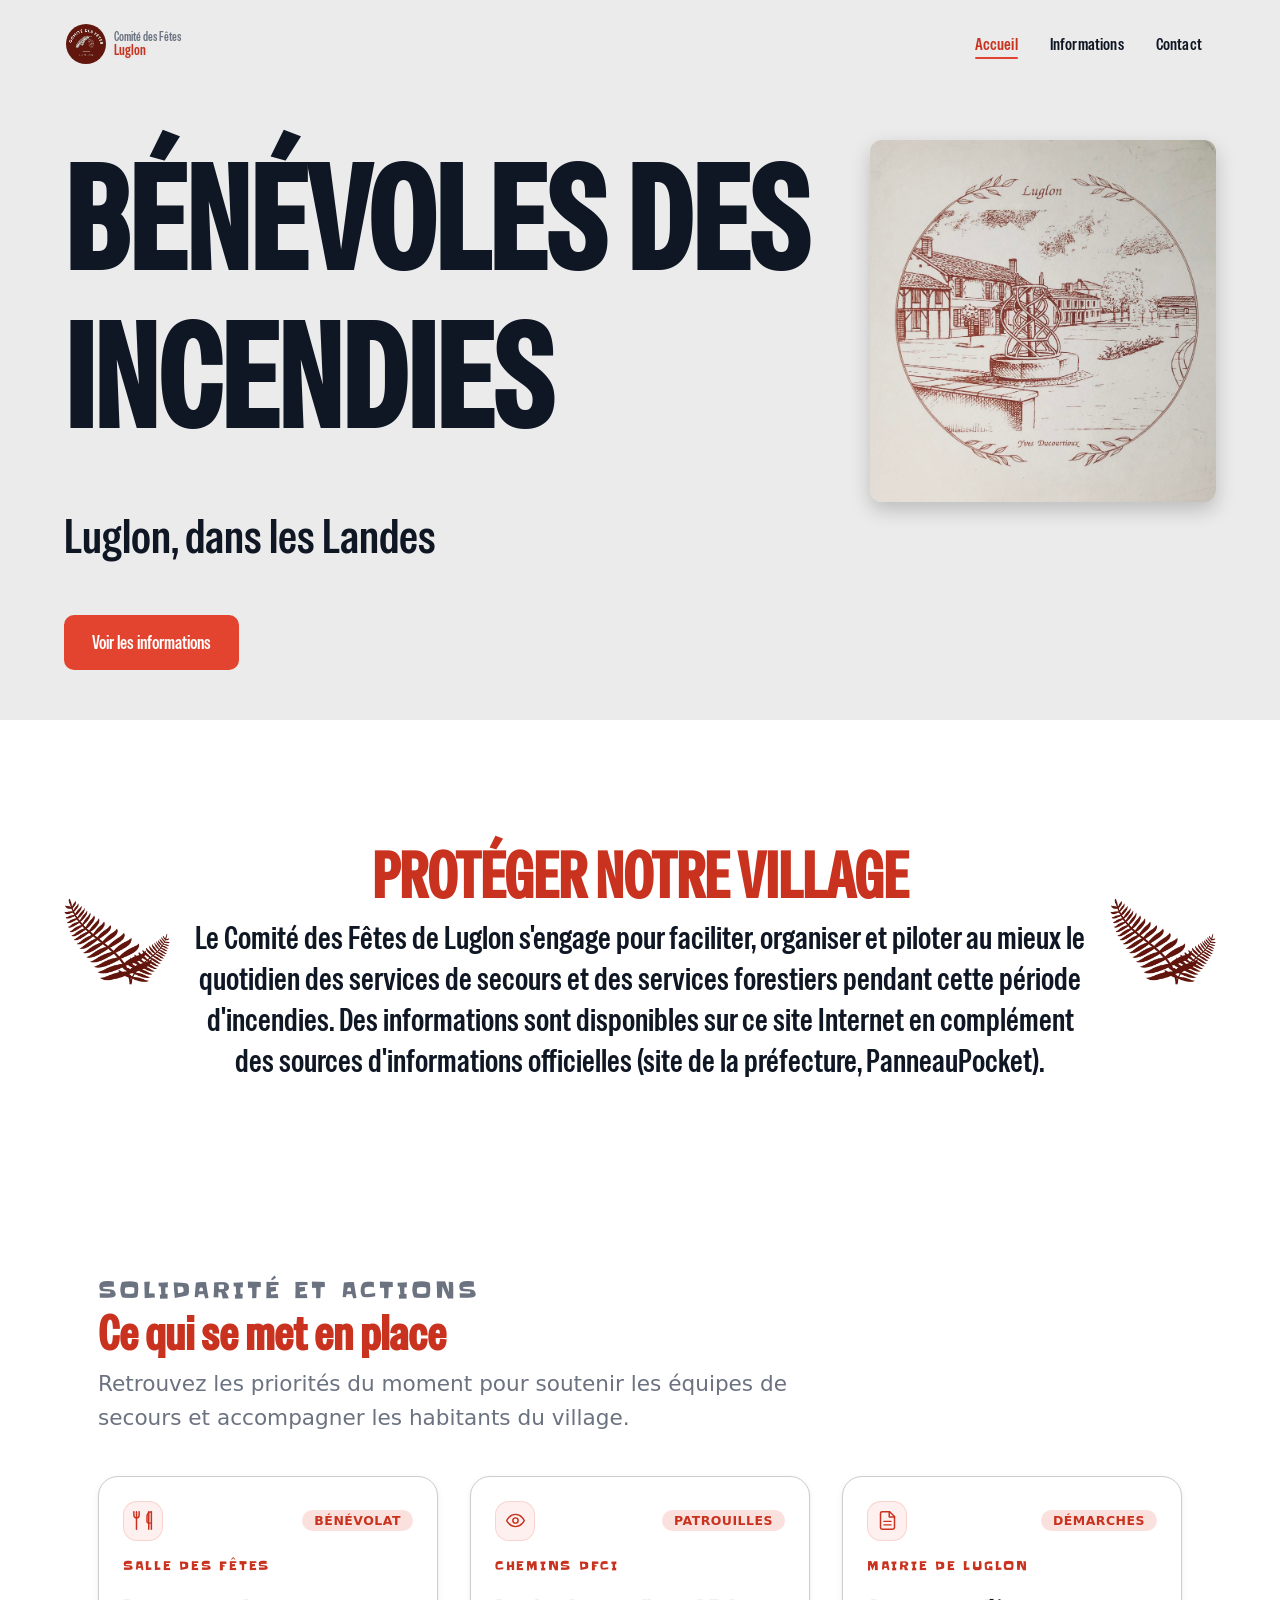
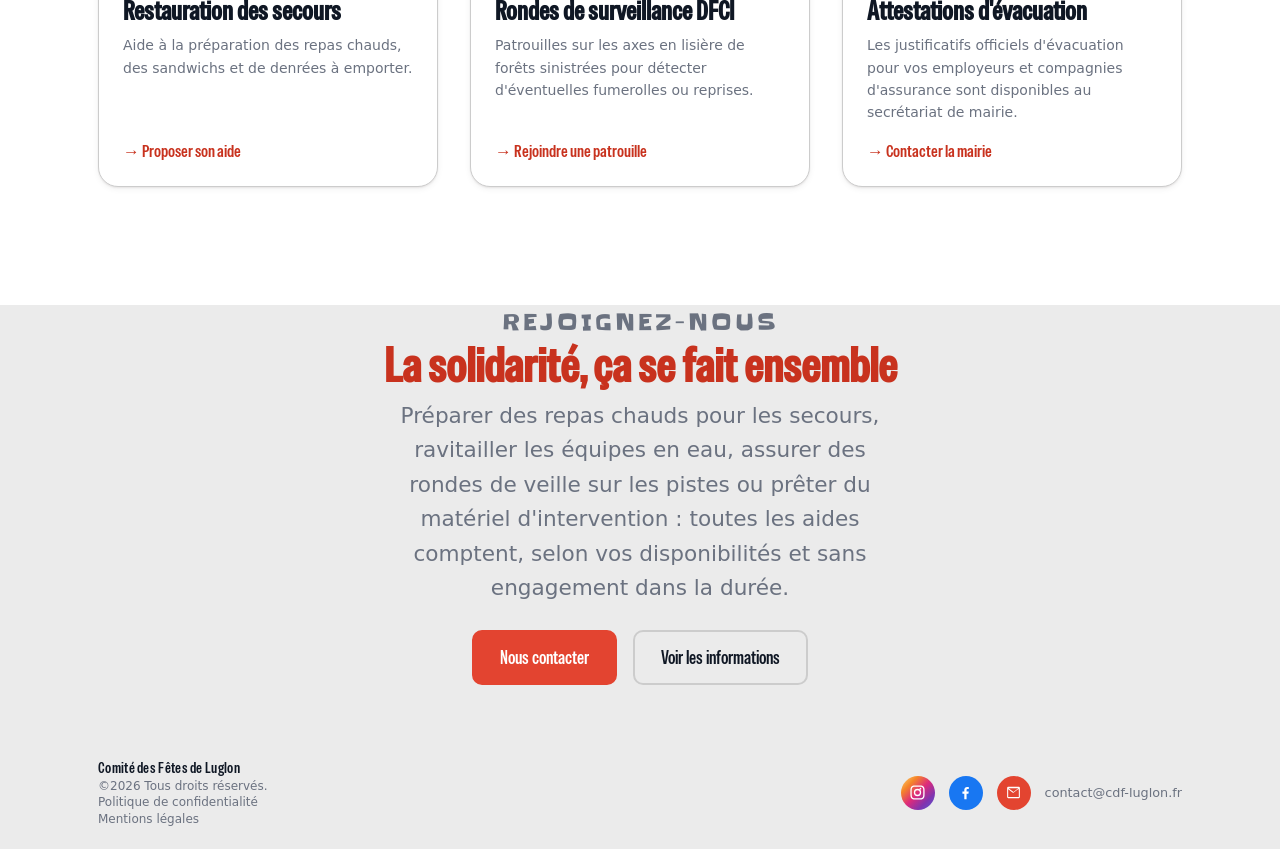
<file: index.html>
<!doctype html>
<html lang="fr">
<head>
    <meta charset="utf-8">
    <meta name="viewport" content="width=device-width,initial-scale=1,viewport-fit=cover">
    <title>Incendie à Luglon</title>

    <link rel="icon" type="image/png" href="/favicon.png">

    <link rel="stylesheet" href="/styles.css">

    <!-- SEO : balises meta -->
    <meta name="description" content="Le Comité des Fêtes de Luglon (Landes) organise les fêtes de l'été, le concours de belote, le carnaval et les rendez-vous qui animent le village toute l'année.">
    <link rel="canonical" href="https://cdf-luglon.fr/">

    <!-- Open Graph (partage WhatsApp, Facebook, etc.) -->
    <meta property="og:type" content="website">
    <meta property="og:title" content="Comité des Fêtes de Luglon">
    <meta property="og:description" content="Le Comité des Fêtes de Luglon (Landes) organise les fêtes de l'été, le concours de belote, le carnaval et les rendez-vous qui animent le village toute l'année.">
    <meta property="og:url" content="https://cdf-luglon.fr/">
    <meta property="og:image" content="https://cdf-luglon.fr/images/logo_google.jpg">
    <meta property="og:image:width" content="512">
    <meta property="og:image:height" content="512">
    <meta property="og:locale" content="fr_FR">
    <meta property="og:site_name" content="Comité des Fêtes de Luglon">

    <!-- JSON-LD : données structurées pour Google -->
    <script type="application/ld+json">
    {
      "@context": "https://schema.org",
      "@type": "Organization",
      "name": "Comité des Fêtes de Luglon",
      "url": "https://incendie.cdf-luglon.fr",
      "logo": "https://incendie.cdf-luglon.fr/images/logo_google.jpg",
      "image": "https://incendie.cdf-luglon.fr/images/logo_google.jpg",
      "email": "contact@cdf-luglon.fr",
      "sameAs": [
        "https://www.instagram.com/cdfluglon/",
        "https://www.facebook.com/p/Comit%C3%A9-des-f%C3%AAtes-de-Luglon-100083680651271/"
      ]
    }
    </script>
</head>
<body>
    <!-- ==========================================================
         BARRE DE NAVIGATION — bloc identique sur toutes les pages.
         SEULE DIFFÉRENCE ENTRE LES PAGES : l'attribut aria-current.
           /             → sur « Accueil »
           /evenements/  → sur « Évènements » (et ses sous-pages)
           /comite/      → sur « Le Comité »
           /galerie/     → sur « Galerie »
           /contact/     → sur « Contact »
           /reservation/, pages légales → aucun
         ========================================================== -->
    <a class="skip-link" href="#contenu">Aller au contenu</a>

    <nav class="site-nav" aria-label="Navigation principale">
        <div class="site-nav__bar">
            <span class="site-nav__glass" aria-hidden="true"></span>

            <a class="site-nav__brand" href="/">
                <img class="site-nav__logo" src="/images/logo_cdf.png" alt=""
                     width="40" height="40" decoding="async">
                <span class="site-nav__wordmark">
                    <span class="site-nav__wordmark-top">Comité des Fêtes</span>
                    <span class="site-nav__wordmark-bot">Luglon</span>
                </span>
            </a>

            <ul class="site-nav__links" id="site-nav-panel">
                <li><a href="/" aria-current="page">Accueil</a></li>
                <li><a href="/informations/">Informations</a></li>
                <li><a href="/contact/">Contact</a></li>
            </ul>

            <button class="site-nav__toggle" type="button"
                    aria-expanded="false" aria-controls="site-nav-panel"
                    aria-label="Ouvrir le menu">
                <span class="site-nav__burger" aria-hidden="true"></span>
            </button>
        </div>
    </nav>

    <div class="site-nav__scrim" aria-hidden="true"></div>
    <div class="site-nav__sentinel" aria-hidden="true"></div>

    <div class="main-hero" id="contenu">
        <div class="hero-content">
            <h1 class="main-title">BÉNÉVOLES DES INCENDIES</h1>
            <p class="main-subtitle">Luglon, dans les Landes</p>
            <div class="cta-row">
                <a class="btn btn--primary" href="/informations/">Voir les informations</a>
            </div>
        </div>
        <!-- MOBILE : le dessin n'est pas seulement masqué, il n'est PAS
             TÉLÉCHARGÉ. Un simple display:none ne suffit pas — le
             navigateur récupère l'image quoi qu'il arrive, soit 256 Ko
             inutiles sur chaque page, en 4G de campagne.
             Le <source> ci-dessous intercepte sous 769px et sert un SVG
             vide en data URI (aucune requête). Le CSS masque ensuite le
             <picture> entier.
             Sans prise en charge de <picture>, l'<img> reprend la main et
             affiche le vrai dessin : dégradation propre. -->
        <picture class="hero-image">
            <source media="(max-width: 768px)" srcset="data:image/svg+xml,%3Csvg%20xmlns='http://www.w3.org/2000/svg'%20width='1734'%20height='1814'/%3E">
            <img src="/images/dessin_luglon.jpeg" alt="Dessin du bourg de Luglon"
                 width="1734" height="1814" decoding="async">
        </picture>
    </div>

    <main>
        <div class="history-images-container">
            <div class="history-image-placeholder image-left">
                <img src="/images/fougeres.png" alt="" style="width:100%; height:100%; object-fit:cover;">
            </div>

            <section class="history-section">
                <h3>PROTÉGER NOTRE VILLAGE</h3>
                <p class="history-text">
                    Le Comité des Fêtes de Luglon s'engage pour faciliter, organiser
                    et piloter au mieux le quotidien des services de secours
                    et des services forestiers pendant cette période d'incendies.
                    Des informations sont disponibles sur ce site Internet en complément
                    des sources d'informations officielles (site de la préfecture, PanneauPocket).
                </p>
            </section>

            <div class="history-image-placeholder image-right">
                <img src="/images/fougeres.png" alt="" style="width:100%; height:100%; object-fit:cover;">
            </div>
        </div>

        <!-- ============================================================
             APERÇU DES ÉVÈNEMENTS
             ⚠️ Ces trois cartes DOUBLONNENT celles de evenements/index.html.
             Si vous modifiez une date ici, modifiez-la aussi là-bas.
             (Un site statique sans étape de build : il n'y a pas de
             mécanisme d'inclusion, la recopie est le prix à payer.)
             ============================================================ -->
        <section class="page-section has-decor">
            <!-- DÉCOR VÉGÉTAL — voir la section 19 de styles.css.
                 Purement ornemental : aucun contenu, aucune information, et
                 rien à faire côté JavaScript. Ne s'affiche qu'au-dessus de
                 1440px, là où la marge est assez large pour l'accueillir. -->
            <span class="decor-vine decor-vine--left" aria-hidden="true"><span class="decor-vine__ink"></span></span>
            <span class="decor-vine decor-vine--right" aria-hidden="true"><span class="decor-vine__ink"></span></span>

            <div class="section-head" data-reveal>
                <p class="kicker">Solidarité et actions</p>
                <h2>Ce qui se met en place</h2>
                <p>
                    Retrouvez les priorités du moment pour soutenir les équipes de secours et accompagner les habitants du village.
                </p>
            </div>

            <div class="rail event-grid" tabindex="0"
                 role="group" aria-label="Nos rendez-vous">

                <article class="event-card" data-reveal style="--i:0">
                    <div class="event-card__head">
                        <span class="event-card__icon icon-badge">
                            <!-- Icône couverts / repas -->
                            <svg class="icon" viewBox="0 0 24 24" fill="none" stroke="currentColor" stroke-width="1.7" stroke-linecap="round" stroke-linejoin="round" aria-hidden="true" focusable="false"><path d="M18 2v20"/><path d="M21 15V2v0a5 5 0 0 0-5 5v6c0 1.1.9 2 2 2h3Zm0 0v7"/><path d="M4 2v20"/><path d="M7 2v4a3 3 0 0 1-6 0V2"/></svg>
                        </span>
                        <span class="event-card__badge">Bénévolat</span>
                    </div>
                    <p class="event-card__date">
                        Salle des fêtes
                    </p>
                    <h3 class="event-card__title">Restauration des secours</h3>
                    <p class="event-card__text">
                        Aide à la préparation des repas chauds, des sandwichs et de denrées à emporter.
                    </p>
                    <div class="event-card__foot">
                        <a class="event-card__link" href="/contact/">Proposer son aide</a>
                    </div>
                </article>

                <article class="event-card" data-reveal style="--i:1">
                    <div class="event-card__head">
                        <span class="event-card__icon icon-badge">
                            <!-- Icône veille / surveillance -->
                            <svg class="icon" viewBox="0 0 24 24" fill="none" stroke="currentColor" stroke-width="1.7" stroke-linecap="round" stroke-linejoin="round" aria-hidden="true" focusable="false"><path d="M2 12s3-7 10-7 10 7 10 7-3 7-10 7-10-7-10-7Z"/><circle cx="12" cy="12" r="3"/></svg>
                        </span>
                        <span class="event-card__badge">Patrouilles</span>
                    </div>
                    <p class="event-card__date">
                        Chemins DFCI
                    </p>
                    <h3 class="event-card__title">Rondes de surveillance DFCI</h3>
                    <p class="event-card__text">
                        Patrouilles sur les axes en lisière de forêts sinistrées pour détecter d'éventuelles fumerolles ou reprises.
                    </p>
                    <div class="event-card__foot">
                        <a class="event-card__link" href="/contact/">Rejoindre une patrouille</a>
                    </div>
                </article>

                <article class="event-card" data-reveal style="--i:2">
                    <div class="event-card__head">
                        <span class="event-card__icon icon-badge">
                            <!-- Icône document / attestation -->
                            <svg class="icon" viewBox="0 0 24 24" fill="none" stroke="currentColor" stroke-width="1.7" stroke-linecap="round" stroke-linejoin="round" aria-hidden="true" focusable="false"><path d="M14.5 2H6a2 2 0 0 0-2 2v16a2 2 0 0 0 2 2h12a2 2 0 0 0 2-2V7.5L14.5 2z"/><polyline points="14 2 14 8 20 8"/><line x1="16" y1="13" x2="8" y2="13"/><line x1="16" y1="17" x2="8" y2="17"/></svg>
                        </span>
                        <span class="event-card__badge">Démarches</span>
                    </div>
                    <p class="event-card__date">
                        Mairie de Luglon
                    </p>
                    <h3 class="event-card__title">Attestations d'évacuation</h3>
                    <p class="event-card__text">
                        Les justificatifs officiels d'évacuation pour vos employeurs et compagnies d'assurance sont disponibles au secrétariat de mairie.
                    </p>
                    <div class="event-card__foot">
                        <a class="event-card__link" href="/contact/">Contacter la mairie</a>
                    </div>
                </article>

            </div>
            <!-- Points remplis par rail-dots.js : tout .rail suivi d'un
                 .rail-dots en reçoit, sans rien déclarer côté JS.
                 Masqués au-dessus de 900px, où le rail devient une grille. -->
            <div class="rail-dots" role="group" aria-label="Aller à un évènement"></div>
        </section>

        <section class="page-section page-section--footer-band">
            <div class="section-head section-head--center" data-reveal>
                <p class="kicker">Rejoignez-nous</p>
                <h2>La solidarité, ça se fait ensemble</h2>
                <p>
                    Préparer des repas chauds pour les secours, ravitailler les équipes en eau, assurer des rondes 
                    de veille sur les pistes ou prêter du matériel d'intervention : toutes les aides comptent, selon 
                    vos disponibilités et sans engagement dans la durée.
                </p>
                <div class="cta-row" style="justify-content:center">
                    <a class="btn btn--primary" href="/contact/">Nous contacter</a>
                    <a class="btn btn--ghost" href="/informations/">Voir les informations</a>
                </div>
            </div>
        </section>
    </main>

    <footer class="site-footer">
        <div class="footer-inner">
            <div class="footer-brand">
                <span class="footer-title">Comité des Fêtes de Luglon</span>
                <span class="footer-copyright">©2026 Tous droits réservés.</span>
                <a href="/confidentialite/" class="footer-legal-link">Politique de confidentialité</a>
                <a href="/mentions-legales/" class="footer-legal-link">Mentions légales</a>
            </div>
            <div class="footer-social">
                <a href="https://www.instagram.com/cdfluglon/" target="_blank" rel="noopener noreferrer" aria-label="Instagram du Comité des Fêtes de Luglon" class="footer-social-link footer-instagram">
                    <svg viewBox="0 0 24 24" class="footer-icon" aria-hidden="true"><path fill="currentColor" d="M12 2c-2.72 0-3.06.01-4.12.06-1.06.05-1.79.22-2.43.47a4.9 4.9 0 0 0-1.77 1.15A4.9 4.9 0 0 0 2.53 5.45c-.25.64-.42 1.37-.47 2.43C2.01 8.94 2 9.28 2 12s.01 3.06.06 4.12c.05 1.06.22 1.79.47 2.43.26.66.6 1.22 1.15 1.77.55.55 1.11.9 1.77 1.15.64.25 1.37.42 2.43.47C8.94 21.99 9.28 22 12 22s3.06-.01 4.12-.06c1.06-.05 1.79-.22 2.43-.47a4.9 4.9 0 0 0 1.77-1.15 4.9 4.9 0 0 0 1.15-1.77c.25-.64.42-1.37.47-2.43.05-1.06.06-1.4.06-4.12s-.01-3.06-.06-4.12c-.05-1.06-.22-1.79-.47-2.43a4.9 4.9 0 0 0-1.15-1.77A4.9 4.9 0 0 0 18.55 2.53c-.64-.25-1.37-.42-2.43-.47C15.06 2.01 14.72 2 12 2Zm0 1.8c2.67 0 2.99.01 4.04.06.97.04 1.5.21 1.85.34.46.18.79.39 1.14.74.35.35.56.68.74 1.14.13.35.3.88.34 1.85.05 1.05.06 1.37.06 4.04s-.01 2.99-.06 4.04c-.04.97-.21 1.5-.34 1.85-.18.46-.39.79-.74 1.14-.35.35-.68.56-1.14.74-.35.13-.88.3-1.85.34-1.05.05-1.37.06-4.04.06s-2.99-.01-4.04-.06c-.97-.04-1.5-.21-1.85-.34a3.1 3.1 0 0 1-1.14-.74 3.1 3.1 0 0 1-.74-1.14c-.13-.35-.3-.88-.34-1.85C3.81 14.99 3.8 14.67 3.8 12s.01-2.99.06-4.04c.04-.97.21-1.5.34-1.85.18-.46.39-.79.74-1.14.35-.35.68-.56 1.14-.74.35-.13.88-.3 1.85-.34C9.01 3.81 9.33 3.8 12 3.8Zm0 3.05a5.15 5.15 0 1 0 0 10.3 5.15 5.15 0 0 0 0-10.3Zm0 8.5a3.35 3.35 0 1 1 0-6.7 3.35 3.35 0 0 1 0 6.7Zm5.36-8.7a1.2 1.2 0 1 1-2.4 0 1.2 1.2 0 0 1 2.4 0Z"/></svg>
                </a>
                <a href="https://www.facebook.com/p/Comit%C3%A9-des-f%C3%AAtes-de-Luglon-100083680651271/" target="_blank" rel="noopener noreferrer" aria-label="Facebook du Comité des Fêtes de Luglon" class="footer-social-link footer-facebook">
                    <svg viewBox="0 0 24 24" class="footer-icon" aria-hidden="true"><path fill="currentColor" d="M13.5 21.5v-7.9h2.65l.4-3.08h-3.05V8.55c0-.89.25-1.5 1.52-1.5h1.63V4.3a21.8 21.8 0 0 0-2.37-.12c-2.35 0-3.96 1.43-3.96 4.06v2.27H7.66v3.08h2.66v7.9h3.18Z"/></svg>
                </a>
                <a href="mailto:contact@cdf-luglon.fr" aria-label="Envoyer un e-mail au Comité des Fêtes de Luglon" class="footer-social-link footer-mail">
                    <svg viewBox="0 0 24 24" class="footer-icon" aria-hidden="true"><path fill="currentColor" d="M3 5.5A1.5 1.5 0 0 1 4.5 4h15A1.5 1.5 0 0 1 21 5.5v13a1.5 1.5 0 0 1-1.5 1.5h-15A1.5 1.5 0 0 1 3 18.5v-13Zm2.1.5 6.9 5.17L18.9 6H5.1Zm13.4 1.3-6.1 4.57a1.5 1.5 0 0 1-1.8 0L4.5 7.3v11.2h15V7.3Z"/></svg>
                </a>
                <a href="mailto:contact@cdf-luglon.fr" class="footer-email">contact@cdf-luglon.fr</a>
            </div>
        </div>
    </footer>

    <script src="/scroll-animations.js"></script>
    <script src="/rail-dots.js"></script>
    <script src="/nav.js"></script>
</body>
</html>
</file>
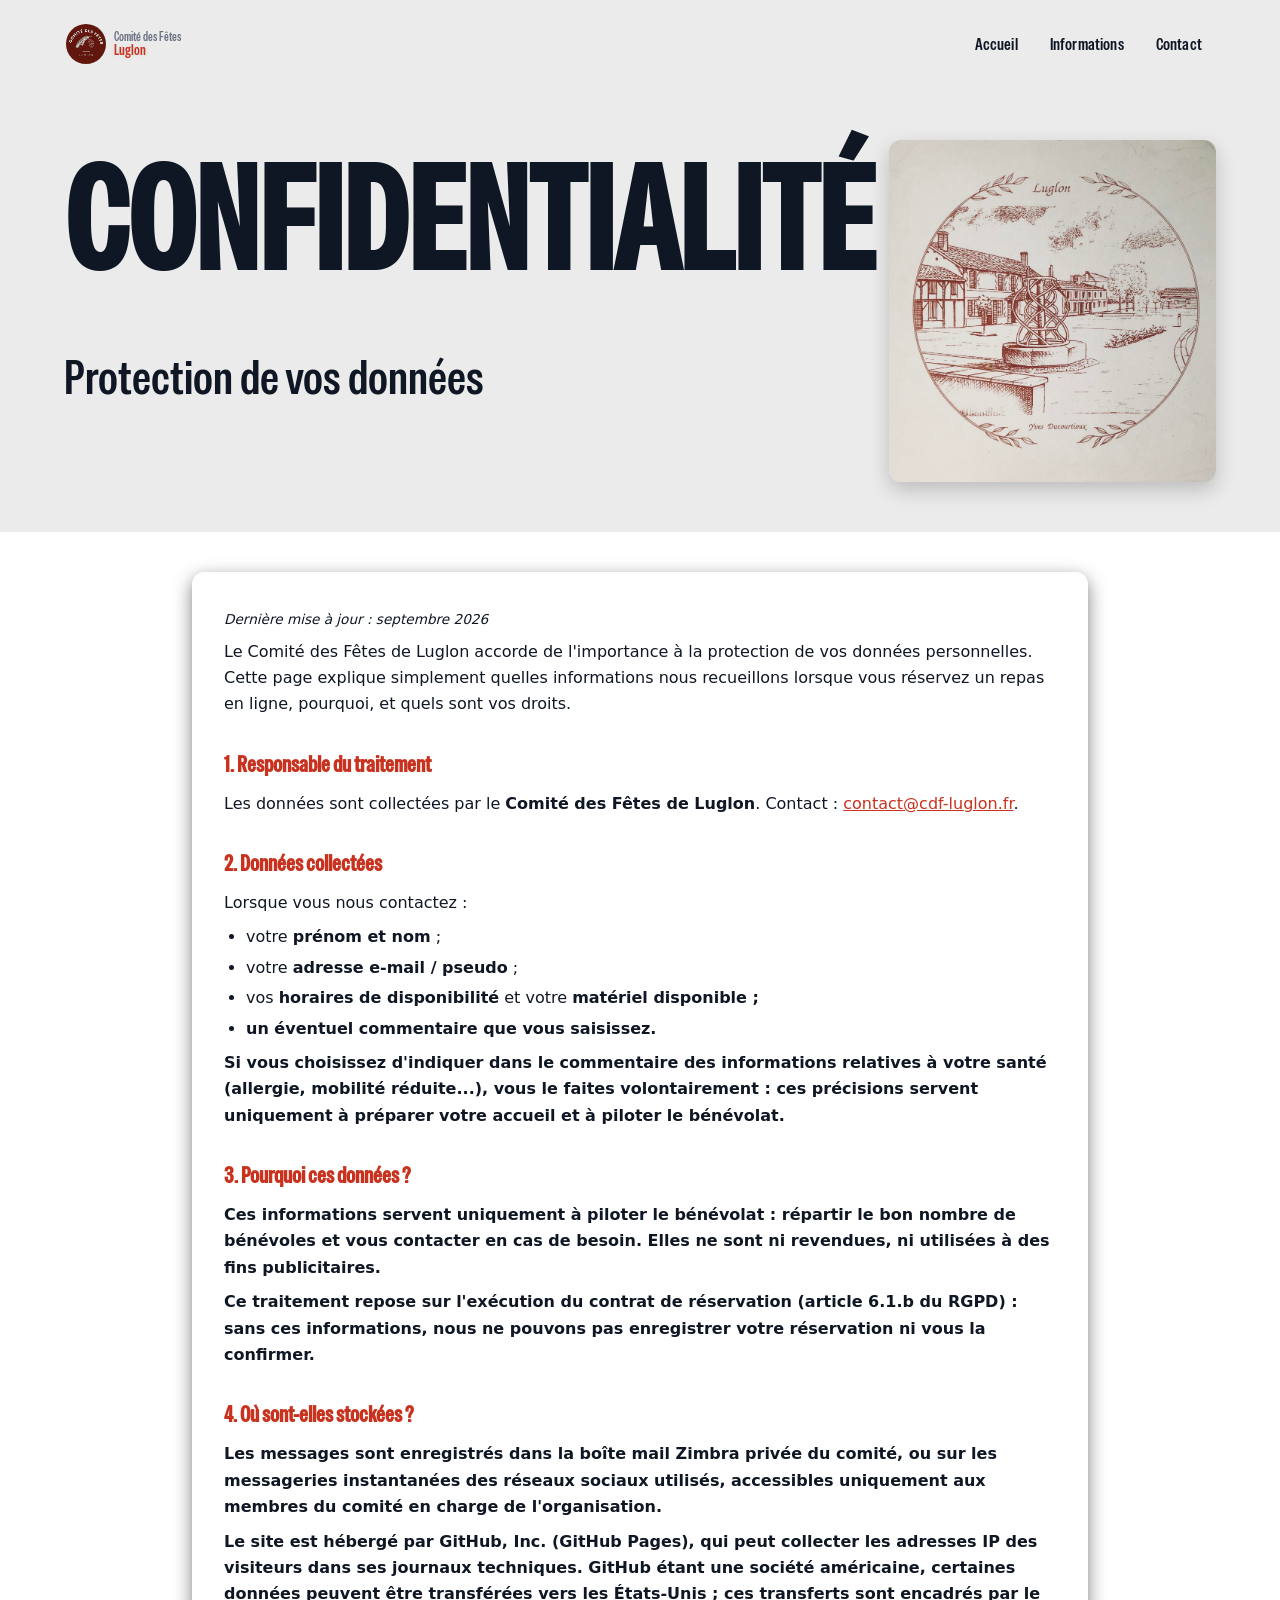
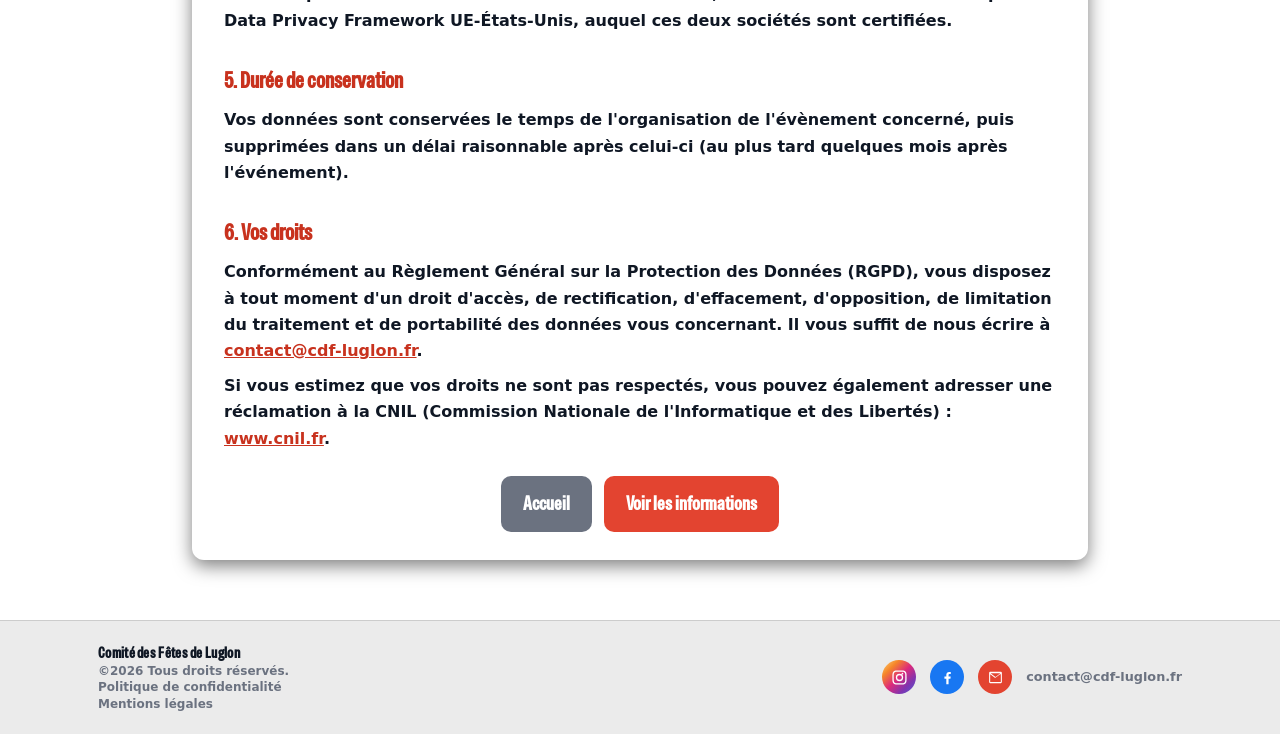
<file: confidentialite/index.html>
<!doctype html>
<html lang="fr">
<head>
    <meta charset="utf-8">
    <meta name="viewport" content="width=device-width,initial-scale=1,viewport-fit=cover">
    <title>Politique de confidentialité</title>

    <link rel="icon" type="image/png" href="/favicon.png">

    <link rel="stylesheet" href="/styles.css">
    <!-- SEO : balises meta -->
    <meta name="description" content="Politique de confidentialité du site des Fêtes de Luglon : quelles données sont collectées lors d'une réservation de repas, pourquoi, combien de temps elles sont conservées et comment exercer vos droits.">
    <link rel="canonical" href="https://cdf-luglon.fr/confidentialite/">
    <meta name="robots" content="index, follow">
</head>
<body>
    <!-- ==========================================================
         BARRE DE NAVIGATION — bloc identique sur toutes les pages.
         SEULE DIFFÉRENCE ENTRE LES PAGES : l'attribut aria-current.
           /             → sur « Accueil »
           /evenements/  → sur « Évènements » (et ses sous-pages)
           /comite/      → sur « Le Comité »
           /galerie/     → sur « Galerie »
           /contact/     → sur « Contact »
           /reservation/, pages légales → aucun
         ========================================================== -->
    <a class="skip-link" href="#contenu">Aller au contenu</a>

    <nav class="site-nav" aria-label="Navigation principale">
        <div class="site-nav__bar">
            <span class="site-nav__glass" aria-hidden="true"></span>

            <a class="site-nav__brand" href="/">
                <img class="site-nav__logo" src="/images/logo_cdf.png" alt=""
                     width="40" height="40" decoding="async">
                <span class="site-nav__wordmark">
                    <span class="site-nav__wordmark-top">Comité des Fêtes</span>
                    <span class="site-nav__wordmark-bot">Luglon</span>
                </span>
            </a>

            <ul class="site-nav__links" id="site-nav-panel">
                <li><a href="/">Accueil</a></li>
                <li><a href="/informations/">Informations</a></li>
                <li><a href="/contact/">Contact</a></li>
            </ul>

            <button class="site-nav__toggle" type="button"
                    aria-expanded="false" aria-controls="site-nav-panel"
                    aria-label="Ouvrir le menu">
                <span class="site-nav__burger" aria-hidden="true"></span>
            </button>
        </div>
    </nav>

    <div class="site-nav__scrim" aria-hidden="true"></div>
    <div class="site-nav__sentinel" aria-hidden="true"></div>

    <div class="main-hero" id="contenu">
        <div class="hero-content">
            <h1 class="main-title main-title--long">CONFIDENTIALITÉ</h1>
            <p class="main-subtitle">Protection de vos données</p>
        </div>
        <!-- MOBILE : le dessin n'est pas seulement masqué, il n'est PAS
             TÉLÉCHARGÉ. Un simple display:none ne suffit pas — le
             navigateur récupère l'image quoi qu'il arrive, soit 256 Ko
             inutiles sur chaque page, en 4G de campagne.
             Le <source> ci-dessous intercepte sous 769px et sert un SVG
             vide en data URI (aucune requête). Le CSS masque ensuite le
             <picture> entier.
             Sans prise en charge de <picture>, l'<img> reprend la main et
             affiche le vrai dessin : dégradation propre. -->
        <picture class="hero-image">
            <source media="(max-width: 768px)" srcset="data:image/svg+xml,%3Csvg%20xmlns='http://www.w3.org/2000/svg'%20width='1734'%20height='1814'/%3E">
            <img src="/images/dessin_luglon.jpeg" alt="Dessin du bourg de Luglon"
                 width="1734" height="1814" decoding="async">
        </picture>
    </div>

    <div class="wrap res-wrap has-decor">
        <!-- DÉCOR VÉGÉTAL — voir la section 19 de styles.css. Purement
             ornemental : aria-hidden, pointer-events:none, aucun JS, et rien
             ne s'affiche en dessous de 1440px. -->
        <span class="decor-vine decor-vine--left" aria-hidden="true"><span class="decor-vine__ink"></span></span>
        <span class="decor-vine decor-vine--right" aria-hidden="true"><span class="decor-vine__ink"></span></span>
        <main class="card legal-card">

            <p class="legal-updated">Dernière mise à jour : septembre 2026</p>

            <p>
                Le Comité des Fêtes de Luglon accorde de l'importance à la protection de vos
                données personnelles. Cette page explique simplement quelles informations
                nous recueillons lorsque vous réservez un repas en ligne, pourquoi, et quels
                sont vos droits.
            </p>

            <h2>1. Responsable du traitement</h2>
            <p>
                Les données sont collectées par le <strong>Comité des Fêtes de Luglon</strong>.
                Contact : <a href="mailto:contact@cdf-luglon.fr">contact@cdf-luglon.fr</a>.
            </p>

            <h2>2. Données collectées</h2>
            <p>Lorsque vous nous contactez :</p>
            <ul>
                <li>votre <strong>prénom et nom</strong> ;</li>
                <li>votre <strong>adresse e-mail / pseudo</strong> ;</li>
                <li>vos <strong>horaires de disponibilité</strong> et votre <strong>matériel disponible ;</li>
                <li>un éventuel <strong>commentaire</strong> que vous saisissez.</li>
            </ul>
            <p>
                Si vous choisissez d'indiquer dans le commentaire des informations relatives
                à votre santé (allergie, mobilité réduite...), vous le faites
                <strong>volontairement</strong> : ces précisions servent uniquement à préparer
                votre accueil et à piloter le bénévolat.
            </p>

            <h2>3. Pourquoi ces données ?</h2>
            <p>
                Ces informations servent uniquement à <strong>piloter le bénévolat</strong> :
                répartir le bon nombre de bénévoles et vous contacter en cas de besoin. Elles ne sont
                <strong>ni revendues, ni utilisées à des fins publicitaires</strong>.
            </p>
            <p>
                Ce traitement repose sur l'<strong>exécution du contrat de réservation</strong>
                (article 6.1.b du RGPD) : sans ces informations, nous ne pouvons pas
                enregistrer votre réservation ni vous la confirmer.
            </p>

            <h2>4. Où sont-elles stockées ?</h2>
            <p>
                Les messages sont enregistrés dans la boîte mail <strong>Zimbra</strong>
                privée du comité, ou sur les messageries instantanées des réseaux sociaux utilisés, 
                accessibles uniquement aux membres du comité en charge de l'organisation.
            </p>
            <p>
                Le site est hébergé par <strong>GitHub, Inc.</strong> (GitHub Pages), qui peut collecter
                les adresses IP des visiteurs dans ses journaux techniques. GitHub étant une société
                américaine, certaines données peuvent être transférées vers les États-Unis ;
                ces transferts sont encadrés par le <strong>Data Privacy Framework UE-États-Unis</strong>,
                auquel ces deux sociétés sont certifiées.
            </p>

            <h2>5. Durée de conservation</h2>
            <p>
                Vos données sont conservées le temps de l'organisation de l'évènement concerné,
                puis <strong>supprimées dans un délai raisonnable après celui-ci</strong>
                (au plus tard quelques mois après l'événement).
            </p>

            <h2>6. Vos droits</h2>
            <p>
                Conformément au Règlement Général sur la Protection des Données (RGPD), vous
                disposez à tout moment d'un droit <strong>d'accès, de rectification,
                d'effacement, d'opposition, de limitation du traitement et de
                portabilité</strong> des données vous concernant. Il vous suffit de nous écrire à
                <a href="mailto:contact@cdf-luglon.fr">contact@cdf-luglon.fr</a>.
            </p>
            <p>
                Si vous estimez que vos droits ne sont pas respectés, vous pouvez également
                adresser une réclamation à la <strong>CNIL</strong> (Commission Nationale de
                l'Informatique et des Libertés) :
                <a href="https://www.cnil.fr" target="_blank" rel="noopener noreferrer">www.cnil.fr</a>.
            </p>

            <div class="confirmation-actions">
                <a href="/" class="btn nav-button confirmation-home-btn">Accueil</a>
                <a href="/informations/" class="btn nav-button">Voir les informations</a>
            </div>
        </main>
    </div>

    <footer class="site-footer">
        <div class="footer-inner">
            <div class="footer-brand">
                <span class="footer-title">Comité des Fêtes de Luglon</span>
                <span class="footer-copyright">©2026 Tous droits réservés.</span>
                <a href="/confidentialite/" class="footer-legal-link">Politique de confidentialité</a>
                <a href="/mentions-legales/" class="footer-legal-link">Mentions légales</a>
            </div>
            <div class="footer-social">
                <a href="https://www.instagram.com/cdfluglon/" target="_blank" rel="noopener noreferrer" aria-label="Instagram du Comité des Fêtes de Luglon" class="footer-social-link footer-instagram">
                    <svg viewBox="0 0 24 24" class="footer-icon" aria-hidden="true"><path fill="currentColor" d="M12 2c-2.72 0-3.06.01-4.12.06-1.06.05-1.79.22-2.43.47a4.9 4.9 0 0 0-1.77 1.15A4.9 4.9 0 0 0 2.53 5.45c-.25.64-.42 1.37-.47 2.43C2.01 8.94 2 9.28 2 12s.01 3.06.06 4.12c.05 1.06.22 1.79.47 2.43.26.66.6 1.22 1.15 1.77.55.55 1.11.9 1.77 1.15.64.25 1.37.42 2.43.47C8.94 21.99 9.28 22 12 22s3.06-.01 4.12-.06c1.06-.05 1.79-.22 2.43-.47a4.9 4.9 0 0 0 1.77-1.15 4.9 4.9 0 0 0 1.15-1.77c.25-.64.42-1.37.47-2.43.05-1.06.06-1.4.06-4.12s-.01-3.06-.06-4.12c-.05-1.06-.22-1.79-.47-2.43a4.9 4.9 0 0 0-1.15-1.77A4.9 4.9 0 0 0 18.55 2.53c-.64-.25-1.37-.42-2.43-.47C15.06 2.01 14.72 2 12 2Zm0 1.8c2.67 0 2.99.01 4.04.06.97.04 1.5.21 1.85.34.46.18.79.39 1.14.74.35.35.56.68.74 1.14.13.35.3.88.34 1.85.05 1.05.06 1.37.06 4.04s-.01 2.99-.06 4.04c-.04.97-.21 1.5-.34 1.85-.18.46-.39.79-.74 1.14-.35.35-.68.56-1.14.74-.35.13-.88.3-1.85.34-1.05.05-1.37.06-4.04.06s-2.99-.01-4.04-.06c-.97-.04-1.5-.21-1.85-.34a3.1 3.1 0 0 1-1.14-.74 3.1 3.1 0 0 1-.74-1.14c-.13-.35-.3-.88-.34-1.85C3.81 14.99 3.8 14.67 3.8 12s.01-2.99.06-4.04c.04-.97.21-1.5.34-1.85.18-.46.39-.79.74-1.14.35-.35.68-.56 1.14-.74.35-.13.88-.3 1.85-.34C9.01 3.81 9.33 3.8 12 3.8Zm0 3.05a5.15 5.15 0 1 0 0 10.3 5.15 5.15 0 0 0 0-10.3Zm0 8.5a3.35 3.35 0 1 1 0-6.7 3.35 3.35 0 0 1 0 6.7Zm5.36-8.7a1.2 1.2 0 1 1-2.4 0 1.2 1.2 0 0 1 2.4 0Z"/></svg>
                </a>
                <a href="https://www.facebook.com/p/Comit%C3%A9-des-f%C3%AAtes-de-Luglon-100083680651271/" target="_blank" rel="noopener noreferrer" aria-label="Facebook du Comité des Fêtes de Luglon" class="footer-social-link footer-facebook">
                    <svg viewBox="0 0 24 24" class="footer-icon" aria-hidden="true"><path fill="currentColor" d="M13.5 21.5v-7.9h2.65l.4-3.08h-3.05V8.55c0-.89.25-1.5 1.52-1.5h1.63V4.3a21.8 21.8 0 0 0-2.37-.12c-2.35 0-3.96 1.43-3.96 4.06v2.27H7.66v3.08h2.66v7.9h3.18Z"/></svg>
                </a>
                <a href="mailto:contact@cdf-luglon.fr" aria-label="Envoyer un e-mail au Comité des Fêtes de Luglon" class="footer-social-link footer-mail">
                    <svg viewBox="0 0 24 24" class="footer-icon" aria-hidden="true"><path fill="currentColor" d="M3 5.5A1.5 1.5 0 0 1 4.5 4h15A1.5 1.5 0 0 1 21 5.5v13a1.5 1.5 0 0 1-1.5 1.5h-15A1.5 1.5 0 0 1 3 18.5v-13Zm2.1.5 6.9 5.17L18.9 6H5.1Zm13.4 1.3-6.1 4.57a1.5 1.5 0 0 1-1.8 0L4.5 7.3v11.2h15V7.3Z"/></svg>
                </a>
                <a href="mailto:contact@cdf-luglon.fr" class="footer-email">contact@cdf-luglon.fr</a>
            </div>
        </div>
    </footer>

    <script src="/scroll-animations.js"></script>
    <script src="/nav.js"></script>
</body>
</html>
</file>
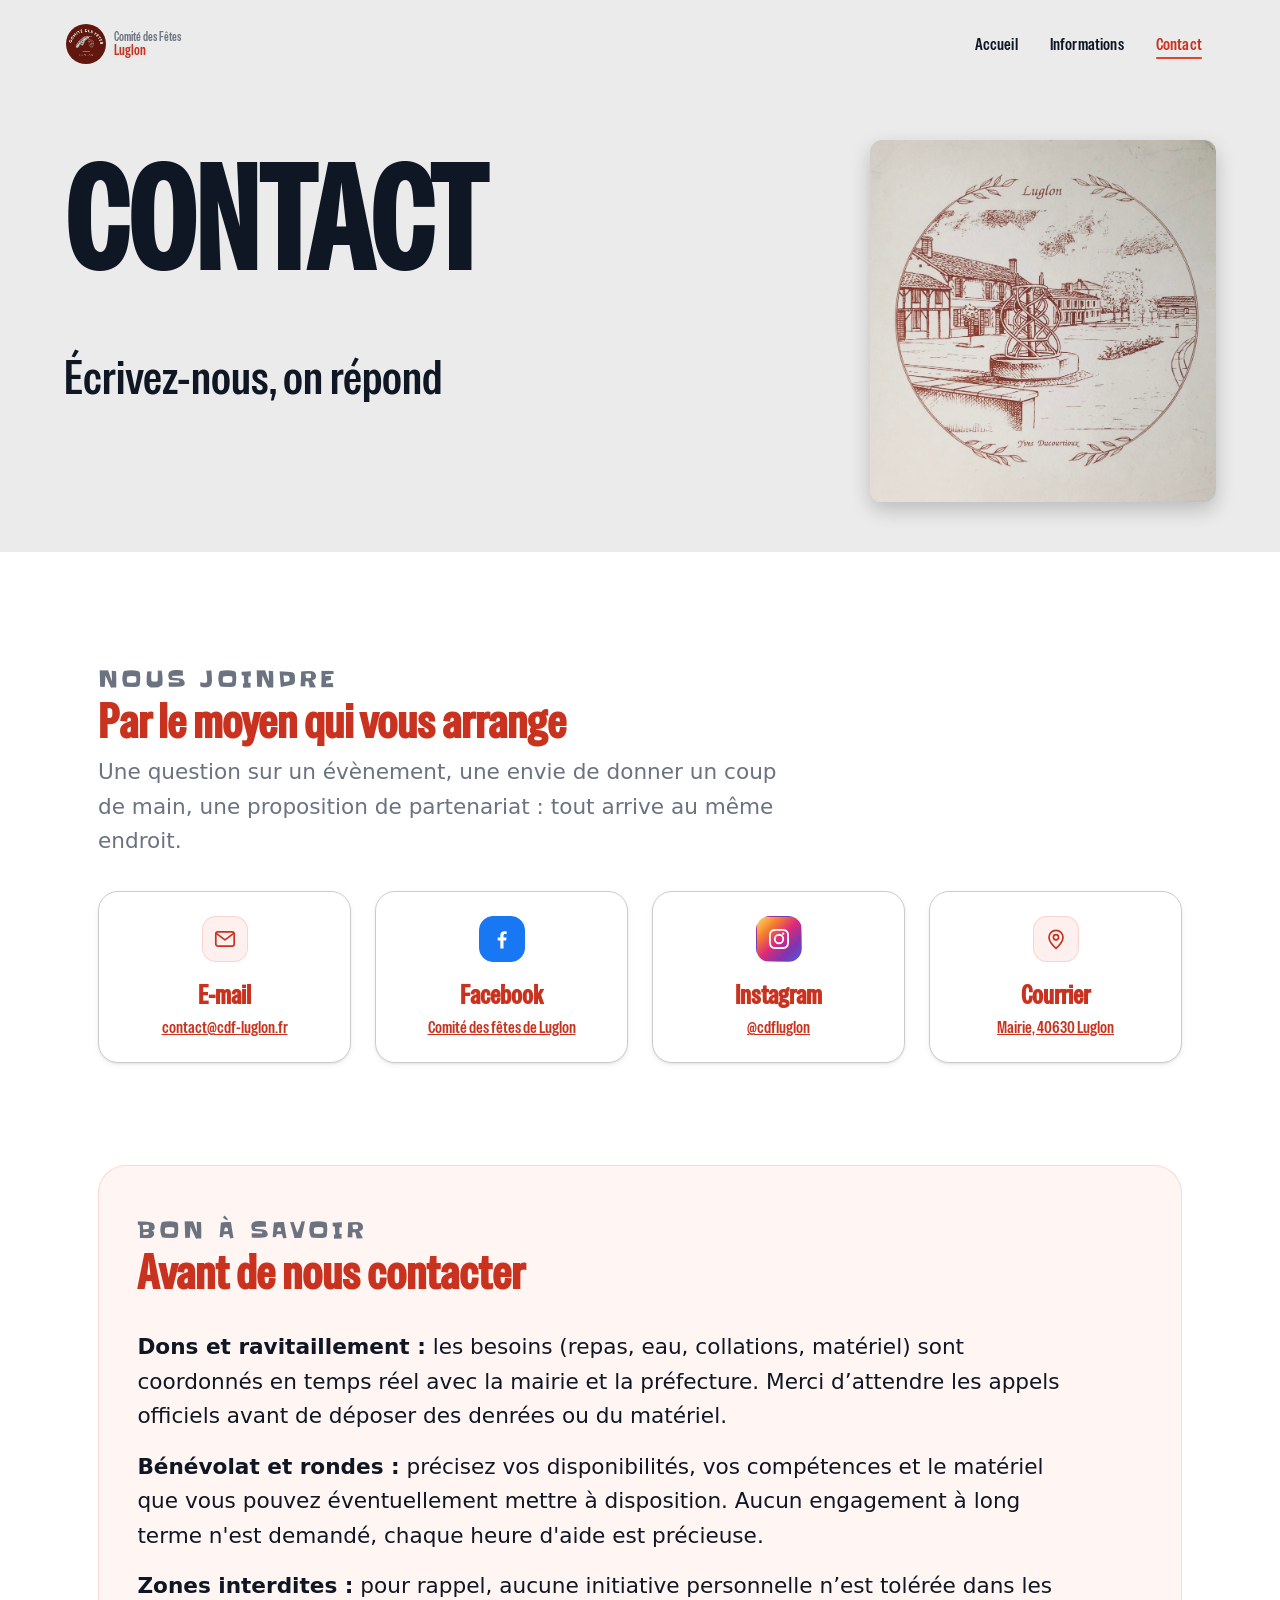
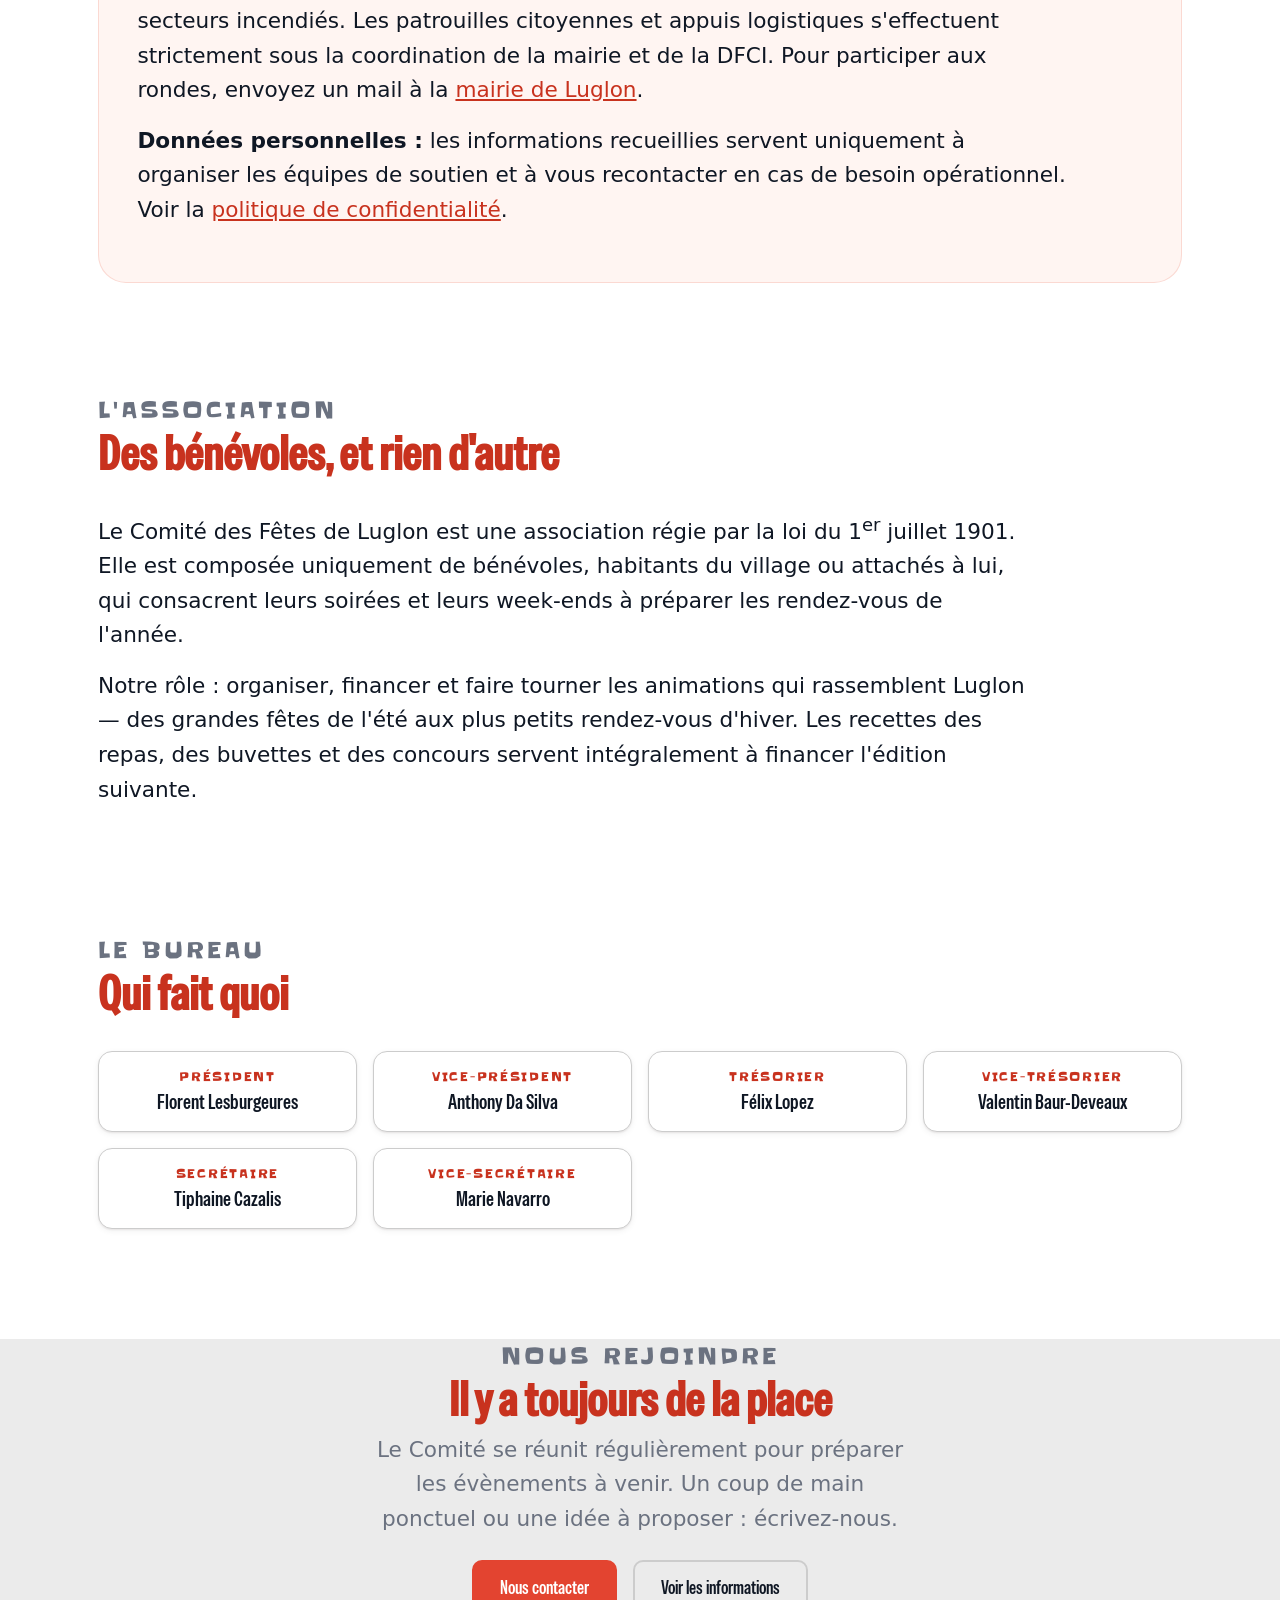
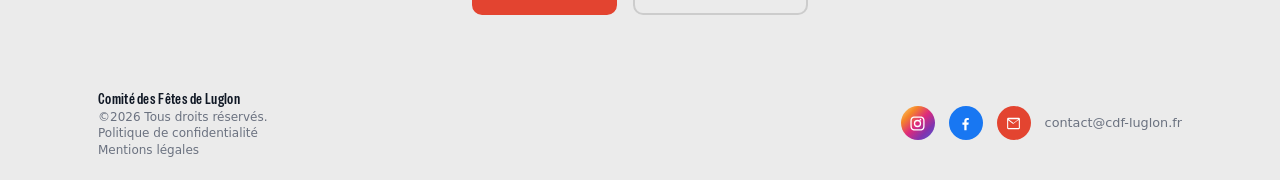
<file: contact/index.html>
<!doctype html>
<html lang="fr">
<head>
    <meta charset="utf-8">
    <meta name="viewport" content="width=device-width,initial-scale=1,viewport-fit=cover">
    <title>Contact</title>

    <link rel="icon" type="image/png" href="/favicon.png">

    <link rel="stylesheet" href="/styles.css">

    <!-- SEO : balises meta -->
    <meta name="description" content="Contacter le Comité des Fêtes de Luglon : adresse e-mail, réseaux sociaux et adresse postale. Pour toute question sur les évènements, le bénévolat ou un partenariat.">
    <link rel="canonical" href="https://cdf-luglon.fr/contact/">

    <!-- Open Graph (partage WhatsApp, Facebook, etc.) -->
    <meta property="og:type" content="website">
    <meta property="og:title" content="Contact — Comité des Fêtes de Luglon">
    <meta property="og:description" content="Contacter le Comité des Fêtes de Luglon : adresse e-mail, réseaux sociaux et adresse postale. Pour toute question sur les évènements, le bénévolat ou un partenariat.">
    <meta property="og:url" content="https://cdf-luglon.fr/contact/">
    <meta property="og:image" content="https://cdf-luglon.fr/images/logo_google.jpg">
    <meta property="og:image:width" content="512">
    <meta property="og:image:height" content="512">
    <meta property="og:locale" content="fr_FR">
    <meta property="og:site_name" content="Comité des Fêtes de Luglon">

    <!-- JSON-LD : données structurées pour Google -->
    <script type="application/ld+json">
    {
      "@context": "https://schema.org",
      "@type": "Organization",
      "name": "Comité des Fêtes de Luglon",
      "url": "https://cdf-luglon.fr",
      "logo": "https://cdf-luglon.fr/images/logo_google.jpg",
      "image": "https://cdf-luglon.fr/images/logo_google.jpg",
      "email": "contact@cdf-luglon.fr",
      "sameAs": [
        "https://www.instagram.com/cdfluglon/",
        "https://www.facebook.com/p/Comit%C3%A9-des-f%C3%AAtes-de-Luglon-100083680651271/"
      ]
    }
    </script>
</head>
<body>
    <!-- ==========================================================
         BARRE DE NAVIGATION — bloc identique sur toutes les pages.
         SEULE DIFFÉRENCE ENTRE LES PAGES : l'attribut aria-current.
           /             → sur « Accueil »
           /evenements/  → sur « Évènements » (et ses sous-pages)
           /comite/      → sur « Le Comité »
           /galerie/     → sur « Galerie »
           /contact/     → sur « Contact »
           /reservation/, pages légales → aucun
         ========================================================== -->
    <a class="skip-link" href="#contenu">Aller au contenu</a>

    <nav class="site-nav" aria-label="Navigation principale">
        <div class="site-nav__bar">
            <span class="site-nav__glass" aria-hidden="true"></span>

            <a class="site-nav__brand" href="/">
                <img class="site-nav__logo" src="/images/logo_cdf.png" alt=""
                     width="40" height="40" decoding="async">
                <span class="site-nav__wordmark">
                    <span class="site-nav__wordmark-top">Comité des Fêtes</span>
                    <span class="site-nav__wordmark-bot">Luglon</span>
                </span>
            </a>

            <ul class="site-nav__links" id="site-nav-panel">
                <li><a href="/">Accueil</a></li>
                <li><a href="/informations/">Informations</a></li>
                <li><a href="/contact/" aria-current="page">Contact</a></li>
            </ul>

            <button class="site-nav__toggle" type="button"
                    aria-expanded="false" aria-controls="site-nav-panel"
                    aria-label="Ouvrir le menu">
                <span class="site-nav__burger" aria-hidden="true"></span>
            </button>
        </div>
    </nav>

    <div class="site-nav__scrim" aria-hidden="true"></div>
    <div class="site-nav__sentinel" aria-hidden="true"></div>

    <div class="main-hero" id="contenu">
        <div class="hero-content">
            <h1 class="main-title">CONTACT</h1>
            <p class="main-subtitle">Écrivez-nous, on répond</p>
        </div>
        <!-- MOBILE : le dessin n'est pas seulement masqué, il n'est PAS
             TÉLÉCHARGÉ. Un simple display:none ne suffit pas — le
             navigateur récupère l'image quoi qu'il arrive, soit 256 Ko
             inutiles sur chaque page, en 4G de campagne.
             Le <source> ci-dessous intercepte sous 769px et sert un SVG
             vide en data URI (aucune requête). Le CSS masque ensuite le
             <picture> entier.
             Sans prise en charge de <picture>, l'<img> reprend la main et
             affiche le vrai dessin : dégradation propre. -->
        <picture class="hero-image">
            <source media="(max-width: 768px)" srcset="data:image/svg+xml,%3Csvg%20xmlns='http://www.w3.org/2000/svg'%20width='1734'%20height='1814'/%3E">
            <img src="/images/dessin_luglon.jpeg" alt="Dessin du bourg de Luglon"
                 width="1734" height="1814" decoding="async">
        </picture>
    </div>

    <main>
        <section class="page-section has-decor">
            <!-- DÉCOR VÉGÉTAL — voir la section 19 de styles.css. Purement
                 ornemental : aria-hidden, pointer-events:none, aucun JS, et rien
                 ne s'affiche en dessous de 1440px. -->
            <span class="decor-vine decor-vine--left" aria-hidden="true"><span class="decor-vine__ink"></span></span>
            <span class="decor-vine decor-vine--right" aria-hidden="true"><span class="decor-vine__ink"></span></span>
            <div class="section-head" data-reveal>
                <p class="kicker">Nous joindre</p>
                <h2>Par le moyen qui vous arrange</h2>
                <p>
                    Une question sur un évènement, une envie de donner un coup de main,
                    une proposition de partenariat : tout arrive au même endroit.
                </p>
            </div>

            <div class="contact-grid">
                <div class="contact-card" data-reveal style="--i:0">
                    <div class="contact-card__icon icon-badge"><svg class="icon" viewBox="0 0 24 24" fill="none" stroke="currentColor" stroke-width="1.7" stroke-linecap="round" stroke-linejoin="round" aria-hidden="true" focusable="false"><rect x="2.8" y="4.9" width="18.4" height="14.2" rx="2.2"/><path d="m3.6 6.6 8.4 6.3 8.4-6.3"/></svg></div>
                    <h3>E-mail</h3>
                    <a href="mailto:contact@cdf-luglon.fr">contact@cdf-luglon.fr</a>
                </div>

                <div class="contact-card" data-reveal style="--i:1">
                    <div class="contact-card__icon icon-badge icon-badge--facebook"><svg class="icon" viewBox="0 0 24 24" aria-hidden="true" focusable="false"><path fill="currentColor" d="M13.5 21.5v-7.9h2.65l.4-3.08h-3.05V8.55c0-.89.25-1.5 1.52-1.5h1.63V4.3a21.8 21.8 0 0 0-2.37-.12c-2.35 0-3.96 1.43-3.96 4.06v2.27H7.66v3.08h2.66v7.9h3.18Z"/></svg></div>
                    <h3>Facebook</h3>
                    <a href="https://www.facebook.com/p/Comit%C3%A9-des-f%C3%AAtes-de-Luglon-100083680651271/"
                       target="_blank" rel="noopener noreferrer">Comité des fêtes de Luglon</a>
                </div>

                <div class="contact-card" data-reveal style="--i:2">
                    <div class="contact-card__icon icon-badge icon-badge--instagram"><svg class="icon" viewBox="0 0 24 24" aria-hidden="true" focusable="false"><path fill="currentColor" d="M12 2c-2.72 0-3.06.01-4.12.06-1.06.05-1.79.22-2.43.47a4.9 4.9 0 0 0-1.77 1.15A4.9 4.9 0 0 0 2.53 5.45c-.25.64-.42 1.37-.47 2.43C2.01 8.94 2 9.28 2 12s.01 3.06.06 4.12c.05 1.06.22 1.79.47 2.43.26.66.6 1.22 1.15 1.77.55.55 1.11.9 1.77 1.15.64.25 1.37.42 2.43.47C8.94 21.99 9.28 22 12 22s3.06-.01 4.12-.06c1.06-.05 1.79-.22 2.43-.47a4.9 4.9 0 0 0 1.77-1.15 4.9 4.9 0 0 0 1.15-1.77c.25-.64.42-1.37.47-2.43.05-1.06.06-1.4.06-4.12s-.01-3.06-.06-4.12c-.05-1.06-.22-1.79-.47-2.43a4.9 4.9 0 0 0-1.15-1.77A4.9 4.9 0 0 0 18.55 2.53c-.64-.25-1.37-.42-2.43-.47C15.06 2.01 14.72 2 12 2Zm0 1.8c2.67 0 2.99.01 4.04.06.97.04 1.5.21 1.85.34.46.18.79.39 1.14.74.35.35.56.68.74 1.14.13.35.3.88.34 1.85.05 1.05.06 1.37.06 4.04s-.01 2.99-.06 4.04c-.04.97-.21 1.5-.34 1.85-.18.46-.39.79-.74 1.14-.35.35-.68.56-1.14.74-.35.13-.88.3-1.85.34-1.05.05-1.37.06-4.04.06s-2.99-.01-4.04-.06c-.97-.04-1.5-.21-1.85-.34a3.1 3.1 0 0 1-1.14-.74 3.1 3.1 0 0 1-.74-1.14c-.13-.35-.3-.88-.34-1.85C3.81 14.99 3.8 14.67 3.8 12s.01-2.99.06-4.04c.04-.97.21-1.5.34-1.85.18-.46.39-.79.74-1.14.35-.35.68-.56 1.14-.74.35-.13.88-.3 1.85-.34C9.01 3.81 9.33 3.8 12 3.8Zm0 3.05a5.15 5.15 0 1 0 0 10.3 5.15 5.15 0 0 0 0-10.3Zm0 8.5a3.35 3.35 0 1 1 0-6.7 3.35 3.35 0 0 1 0 6.7Zm5.36-8.7a1.2 1.2 0 1 1-2.4 0 1.2 1.2 0 0 1 2.4 0Z"/></svg></div>
                    <h3>Instagram</h3>
                    <a href="https://www.instagram.com/cdfluglon/"
                       target="_blank" rel="noopener noreferrer">@cdfluglon</a>
                </div>

                <div class="contact-card" data-reveal style="--i:3">
                    <div class="contact-card__icon icon-badge"><svg class="icon" viewBox="0 0 24 24" fill="none" stroke="currentColor" stroke-width="1.7" stroke-linecap="round" stroke-linejoin="round" aria-hidden="true" focusable="false"><path d="M12 21.4s7-6.1 7-11.1a7 7 0 1 0-14 0c0 5 7 11.1 7 11.1Z"/><circle cx="12" cy="10.3" r="2.6"/></svg></div>
                    <h3>Courrier</h3>
                    <a href="https://maps.app.goo.gl/bRzyy7ngEoB6rEuy9" target="_blank" rel="noopener noreferrer">Mairie, 40630 Luglon</a>
                </div>
            </div>
        </section>

        <section class="page-section">
            <div class="panel">
                <div class="section-head" data-reveal>
                    <p class="kicker">Bon à savoir</p>
                    <h2>Avant de nous contacter</h2>
                </div>
                <div class="prose" data-reveal>
                    <p>
                        <strong>Dons et ravitaillement :</strong>  les besoins (repas, eau, collations, matériel) sont coordonnés 
                        en temps réel avec la mairie et la préfecture. Merci d’attendre les appels officiels avant de déposer des 
                        denrées ou du matériel.
                    </p>
                    <p>
                        <strong>Bénévolat et rondes :</strong> précisez vos disponibilités, vos compétences et le matériel que vous pouvez
                        éventuellement mettre à disposition. Aucun engagement à long terme n'est demandé, chaque heure d'aide est précieuse.
                    </p>
                    <p>
                        <strong>Zones interdites :</strong> pour rappel, aucune initiative personnelle n’est tolérée dans les secteurs incendiés.
                        Les patrouilles citoyennes et appuis logistiques s'effectuent strictement sous la coordination de la mairie et de la DFCI.
                        Pour participer aux rondes, envoyez un mail à la <a href="mailto:accueil@mairie-luglon.fr">mairie de Luglon</a>.
                    </p>
                    <p>
                        <strong>Données personnelles :</strong> les informations recueillies servent uniquement à organiser les équipes de soutien 
                        et à vous recontacter en cas de besoin opérationnel. Voir la <a href="/confidentialite/">politique de confidentialité</a>.
                    </p>
                </div>
            </div>
        </section>

        <section class="page-section has-decor">
            <!-- DÉCOR VÉGÉTAL — voir la section 19 de styles.css. Purement
                 ornemental : aria-hidden, pointer-events:none, aucun JS, et rien
                 ne s'affiche en dessous de 1440px. -->
            <span class="decor-vine decor-vine--left" aria-hidden="true"><span class="decor-vine__ink"></span></span>
            <span class="decor-vine decor-vine--right" aria-hidden="true"><span class="decor-vine__ink"></span></span>
            <div class="section-head" data-reveal>
                <p class="kicker">L'association</p>
                <h2>Des bénévoles, et rien d'autre</h2>
            </div>
            <div class="prose" data-reveal>
                <p>
                    Le Comité des Fêtes de Luglon est une association régie par la loi
                    du 1<sup>er</sup> juillet 1901. Elle est composée uniquement de
                    bénévoles, habitants du village ou attachés à lui, qui consacrent
                    leurs soirées et leurs week-ends à préparer les rendez-vous de
                    l'année.
                </p>
                <p>
                    Notre rôle : organiser, financer et faire tourner les animations qui
                    rassemblent Luglon — des grandes fêtes de l'été aux plus petits
                    rendez-vous d'hiver. Les recettes des repas, des buvettes et des
                    concours servent intégralement à financer l'édition suivante.
                </p>
            </div>
        </section>

        <section class="page-section has-decor">
            <!-- DÉCOR VÉGÉTAL — voir la section 19 de styles.css. Purement
                 ornemental : aria-hidden, pointer-events:none, aucun JS, et rien
                 ne s'affiche en dessous de 1440px. -->
            <span class="decor-vine decor-vine--left" aria-hidden="true"><span class="decor-vine__ink"></span></span>
            <span class="decor-vine decor-vine--right" aria-hidden="true"><span class="decor-vine__ink"></span></span>
            <div class="section-head" data-reveal>
                <p class="kicker">Le bureau</p>
                <h2>Qui fait quoi</h2>
            </div>
            <div class="team-grid">
                <div class="member" data-reveal style="--i:0">
                    <p class="member__role">Président</p>
                    <p class="member__name">Florent Lesburgeures</p>
                </div>
                <div class="member" data-reveal style="--i:1">
                    <p class="member__role">Vice-président</p>
                    <p class="member__name">Anthony Da Silva</p>
                </div>
                <div class="member" data-reveal style="--i:2">
                    <p class="member__role">Trésorier</p>
                    <p class="member__name">Félix Lopez</p>
                </div>
                <div class="member" data-reveal style="--i:2">
                    <p class="member__role">Vice-trésorier</p>
                    <p class="member__name">Valentin Baur-Deveaux</p>
                </div>
                <div class="member" data-reveal style="--i:3">
                    <p class="member__role">Secrétaire</p>
                    <p class="member__name">Tiphaine Cazalis</p>
                </div>
                <div class="member" data-reveal style="--i:3">
                    <p class="member__role">Vice-secrétaire</p>
                    <p class="member__name">Marie Navarro</p>
                </div>
            </div>
        </section>

        <section class="page-section page-section--footer-band">
            <div class="section-head section-head--center" data-reveal>
                <p class="kicker">Nous rejoindre</p>
                <h2>Il y a toujours de la place</h2>
                <p>
                    Le Comité se réunit régulièrement pour préparer les évènements à
                    venir. Un coup de main ponctuel ou une idée à proposer : écrivez-nous.
                </p>
                <div class="cta-row" style="justify-content:center">
                    <a class="btn btn--primary" href="/contact/">Nous contacter</a>
                    <a class="btn btn--ghost" href="/informations/">Voir les informations</a>
                </div>
            </div>
        </section>
    </main>

    <footer class="site-footer">
        <div class="footer-inner">
            <div class="footer-brand">
                <span class="footer-title">Comité des Fêtes de Luglon</span>
                <span class="footer-copyright">©2026 Tous droits réservés.</span>
                <a href="/confidentialite/" class="footer-legal-link">Politique de confidentialité</a>
                <a href="/mentions-legales/" class="footer-legal-link">Mentions légales</a>
            </div>
            <div class="footer-social">
                <a href="https://www.instagram.com/cdfluglon/" target="_blank" rel="noopener noreferrer" aria-label="Instagram du Comité des Fêtes de Luglon" class="footer-social-link footer-instagram">
                    <svg viewBox="0 0 24 24" class="footer-icon" aria-hidden="true"><path fill="currentColor" d="M12 2c-2.72 0-3.06.01-4.12.06-1.06.05-1.79.22-2.43.47a4.9 4.9 0 0 0-1.77 1.15A4.9 4.9 0 0 0 2.53 5.45c-.25.64-.42 1.37-.47 2.43C2.01 8.94 2 9.28 2 12s.01 3.06.06 4.12c.05 1.06.22 1.79.47 2.43.26.66.6 1.22 1.15 1.77.55.55 1.11.9 1.77 1.15.64.25 1.37.42 2.43.47C8.94 21.99 9.28 22 12 22s3.06-.01 4.12-.06c1.06-.05 1.79-.22 2.43-.47a4.9 4.9 0 0 0 1.77-1.15 4.9 4.9 0 0 0 1.15-1.77c.25-.64.42-1.37.47-2.43.05-1.06.06-1.4.06-4.12s-.01-3.06-.06-4.12c-.05-1.06-.22-1.79-.47-2.43a4.9 4.9 0 0 0-1.15-1.77A4.9 4.9 0 0 0 18.55 2.53c-.64-.25-1.37-.42-2.43-.47C15.06 2.01 14.72 2 12 2Zm0 1.8c2.67 0 2.99.01 4.04.06.97.04 1.5.21 1.85.34.46.18.79.39 1.14.74.35.35.56.68.74 1.14.13.35.3.88.34 1.85.05 1.05.06 1.37.06 4.04s-.01 2.99-.06 4.04c-.04.97-.21 1.5-.34 1.85-.18.46-.39.79-.74 1.14-.35.35-.68.56-1.14.74-.35.13-.88.3-1.85.34-1.05.05-1.37.06-4.04.06s-2.99-.01-4.04-.06c-.97-.04-1.5-.21-1.85-.34a3.1 3.1 0 0 1-1.14-.74 3.1 3.1 0 0 1-.74-1.14c-.13-.35-.3-.88-.34-1.85C3.81 14.99 3.8 14.67 3.8 12s.01-2.99.06-4.04c.04-.97.21-1.5.34-1.85.18-.46.39-.79.74-1.14.35-.35.68-.56 1.14-.74.35-.13.88-.3 1.85-.34C9.01 3.81 9.33 3.8 12 3.8Zm0 3.05a5.15 5.15 0 1 0 0 10.3 5.15 5.15 0 0 0 0-10.3Zm0 8.5a3.35 3.35 0 1 1 0-6.7 3.35 3.35 0 0 1 0 6.7Zm5.36-8.7a1.2 1.2 0 1 1-2.4 0 1.2 1.2 0 0 1 2.4 0Z"/></svg>
                </a>
                <a href="https://www.facebook.com/p/Comit%C3%A9-des-f%C3%AAtes-de-Luglon-100083680651271/" target="_blank" rel="noopener noreferrer" aria-label="Facebook du Comité des Fêtes de Luglon" class="footer-social-link footer-facebook">
                    <svg viewBox="0 0 24 24" class="footer-icon" aria-hidden="true"><path fill="currentColor" d="M13.5 21.5v-7.9h2.65l.4-3.08h-3.05V8.55c0-.89.25-1.5 1.52-1.5h1.63V4.3a21.8 21.8 0 0 0-2.37-.12c-2.35 0-3.96 1.43-3.96 4.06v2.27H7.66v3.08h2.66v7.9h3.18Z"/></svg>
                </a>
                <a href="mailto:contact@cdf-luglon.fr" aria-label="Envoyer un e-mail au Comité des Fêtes de Luglon" class="footer-social-link footer-mail">
                    <svg viewBox="0 0 24 24" class="footer-icon" aria-hidden="true"><path fill="currentColor" d="M3 5.5A1.5 1.5 0 0 1 4.5 4h15A1.5 1.5 0 0 1 21 5.5v13a1.5 1.5 0 0 1-1.5 1.5h-15A1.5 1.5 0 0 1 3 18.5v-13Zm2.1.5 6.9 5.17L18.9 6H5.1Zm13.4 1.3-6.1 4.57a1.5 1.5 0 0 1-1.8 0L4.5 7.3v11.2h15V7.3Z"/></svg>
                </a>
                <a href="mailto:contact@cdf-luglon.fr" class="footer-email">contact@cdf-luglon.fr</a>
            </div>
        </div>
    </footer>

    <script src="/scroll-animations.js"></script>
    <script src="/nav.js"></script>
</body>
</html>
</file>
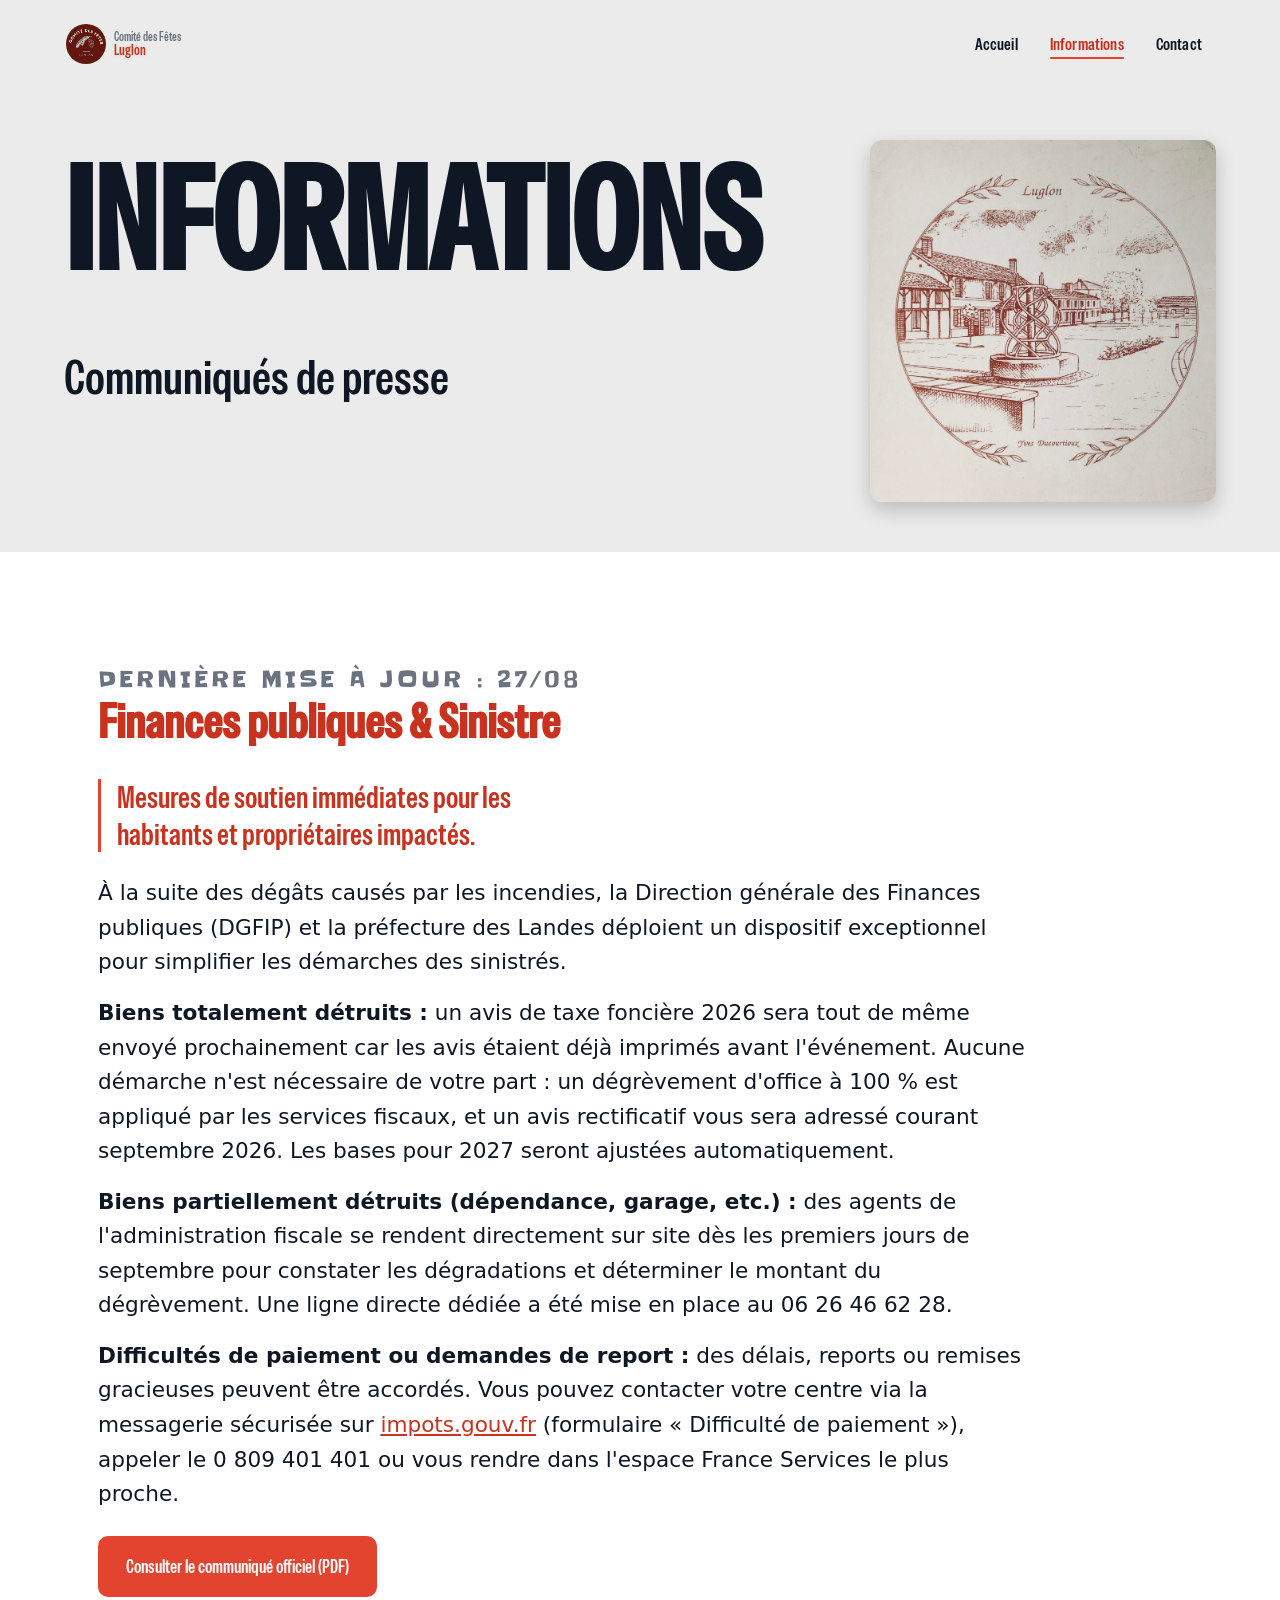
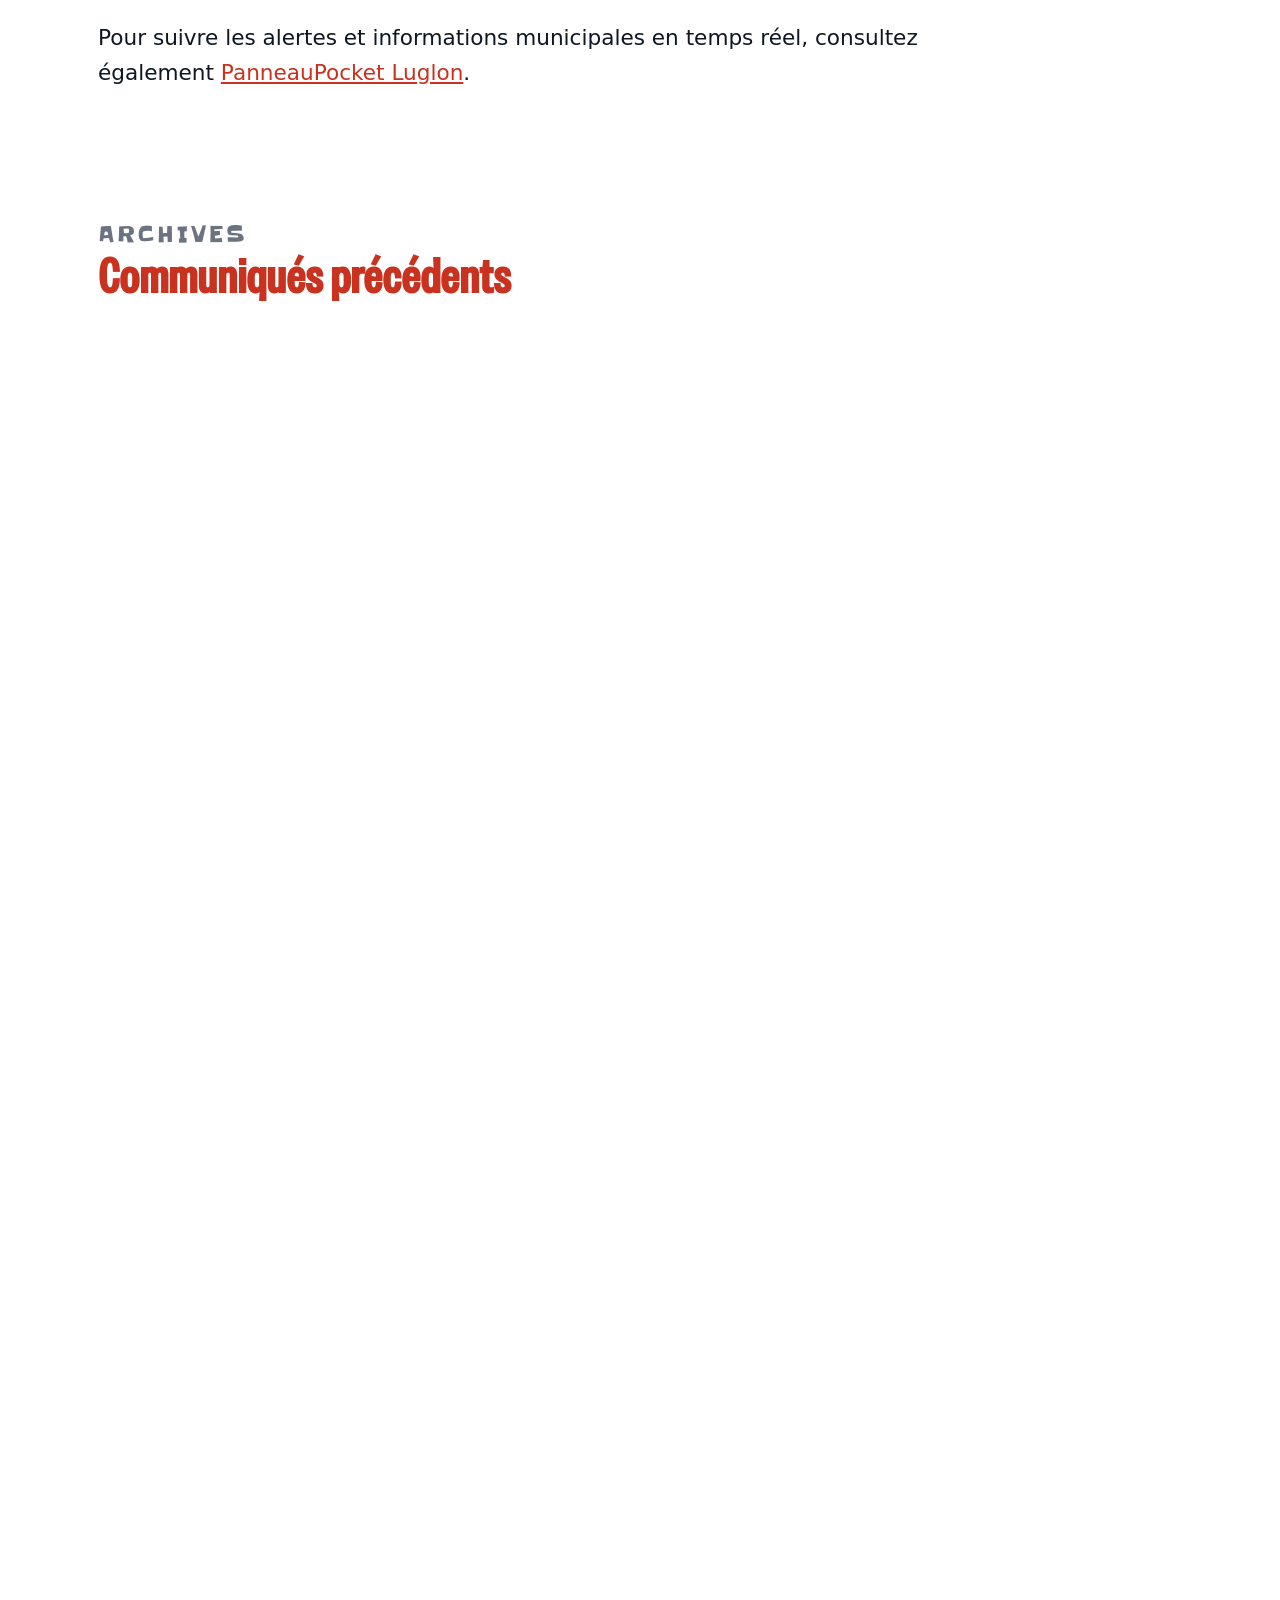
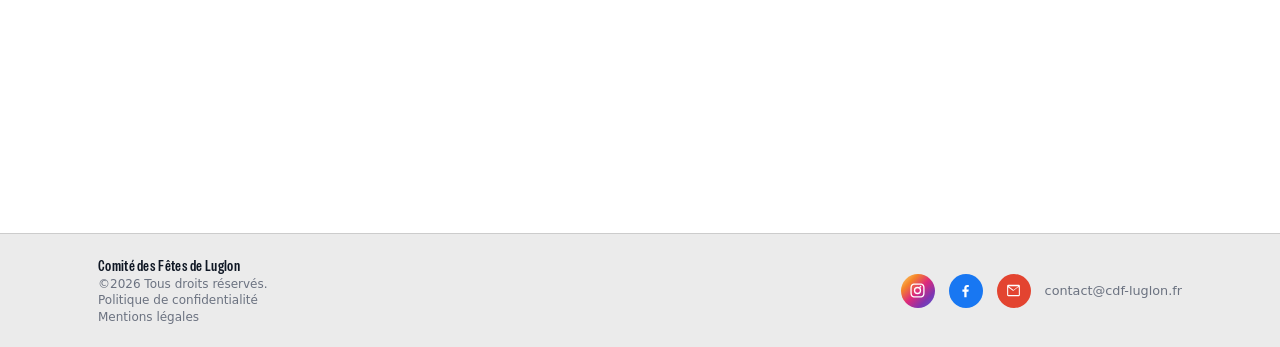
<file: informations/index.html>
<!doctype html>
<html lang="fr">
<head>
    <meta charset="utf-8">
    <meta name="viewport" content="width=device-width,initial-scale=1,viewport-fit=cover">
    <title>Informations & Communiqués — Incendie à Luglon</title>

    <link rel="icon" type="image/png" href="/favicon.png">

    <link rel="stylesheet" href="/styles.css">

    <!-- SEO : balises meta -->
    <meta name="description" content="Points de situation officiels, arrêtés préfectoraux et consignes de sécurité concernant l'incendie de Luglon (Landes).">
    <link rel="canonical" href="https://cdf-luglon.fr/informations/">

    <!-- Open Graph -->
    <meta property="og:type" content="website">
    <meta property="og:title" content="Informations & Communiqués — Incendie à Luglon">
    <meta property="og:description" content="Points de situation officiels, arrêtés préfectoraux et consignes de sécurité concernant l'incendie de Luglon (Landes).">
    <meta property="og:url" content="https://cdf-luglon.fr/informations/">
    <meta property="og:image" content="https://cdf-luglon.fr/images/logo_google.jpg">
    <meta property="og:image:width" content="512">
    <meta property="og:image:height" content="512">
    <meta property="og:locale" content="fr_FR">
    <meta property="og:site_name" content="Comité des Fêtes de Luglon">

    <!-- JSON-LD : données structurées -->
    <script type="application/ld+json">
    {
      "@context": "https://schema.org",
      "@type": "Organization",
      "name": "Comité des Fêtes de Luglon",
      "url": "https://cdf-luglon.fr",
      "logo": "https://cdf-luglon.fr/images/logo_google.jpg",
      "image": "https://cdf-luglon.fr/images/logo_google.jpg",
      "email": "contact@cdf-luglon.fr",
      "sameAs": [
        "https://www.instagram.com/cdfluglon/",
        "https://www.facebook.com/p/Comit%C3%A9-des-f%C3%AAtes-de-Luglon-100083680651271/"
      ]
    }
    </script>
</head>
<body>
    <a class="skip-link" href="#contenu">Aller au contenu</a>

    <nav class="site-nav" aria-label="Navigation principale">
        <div class="site-nav__bar">
            <span class="site-nav__glass" aria-hidden="true"></span>

            <a class="site-nav__brand" href="/">
                <img class="site-nav__logo" src="/images/logo_cdf.png" alt=""
                     width="40" height="40" decoding="async">
                <span class="site-nav__wordmark">
                    <span class="site-nav__wordmark-top">Comité des Fêtes</span>
                    <span class="site-nav__wordmark-bot">Luglon</span>
                </span>
            </a>

            <ul class="site-nav__links" id="site-nav-panel">
                <li><a href="/">Accueil</a></li>
                <li><a href="/informations/" aria-current="page">Informations</a></li>
                <li><a href="/contact/">Contact</a></li>
            </ul>

            <button class="site-nav__toggle" type="button"
                    aria-expanded="false" aria-controls="site-nav-panel"
                    aria-label="Ouvrir le menu">
                <span class="site-nav__burger" aria-hidden="true"></span>
            </button>
        </div>
    </nav>

    <div class="site-nav__scrim" aria-hidden="true"></div>
    <div class="site-nav__sentinel" aria-hidden="true"></div>

    <div class="main-hero" id="contenu">
        <div class="hero-content">
            <h1 class="main-title">INFORMATIONS</h1>
            <p class="main-subtitle">Communiqués de presse</p>
        </div>
        <picture class="hero-image">
            <source media="(max-width: 768px)" srcset="data:image/svg+xml,%3Csvg%20xmlns='http://www.w3.org/2000/svg'%20width='1734'%20height='1814'/%3E">
            <img src="/images/dessin_luglon.jpeg" alt="Dessin du bourg de Luglon"
                 width="1734" height="1814" decoding="async">
        </picture>
    </div>

    <main>

        <!-- ============================================================
             DERNIER COMMUNIQUÉ / INFORMATION PRINCIPALE (EN VEDETTE)
             ============================================================ -->
        <section class="page-section has-decor">
            <span class="decor-vine decor-vine--left" aria-hidden="true"><span class="decor-vine__ink"></span></span>
            <span class="decor-vine decor-vine--right" aria-hidden="true"><span class="decor-vine__ink"></span></span>

            <div class="section-head" data-reveal>
                <p class="kicker">Dernière mise à jour : 27/08</p>
                <h2>Finances publiques & Sinistre</h2>
            </div>

            <p class="lead lead--rule" data-reveal>
                Mesures de soutien immédiates pour les habitants et propriétaires impactés.
            </p>

            <div class="prose" data-reveal>
                <p>À la suite des dégâts causés par les incendies, la Direction générale des Finances publiques (DGFIP) et la préfecture des Landes déploient un dispositif exceptionnel pour simplifier les démarches des sinistrés.</p>
                
                <p><strong>Biens totalement détruits :</strong> un avis de taxe foncière 2026 sera tout de même envoyé prochainement car les avis étaient déjà imprimés avant l'événement. Aucune démarche n'est nécessaire de votre part : un dégrèvement d'office à 100 % est appliqué par les services fiscaux, et un avis rectificatif vous sera adressé courant septembre 2026. Les bases pour 2027 seront ajustées automatiquement.</p>
                
                <p><strong>Biens partiellement détruits (dépendance, garage, etc.) :</strong> des agents de l'administration fiscale se rendent directement sur site dès les premiers jours de septembre pour constater les dégradations et déterminer le montant du dégrèvement. Une ligne directe dédiée a été mise en place au 06 26 46 62 28.</p>
                
                <p><strong>Difficultés de paiement ou demandes de report :</strong> des délais, reports ou remises gracieuses peuvent être accordés. Vous pouvez contacter votre centre via la messagerie sécurisée sur <a href="https://www.impots.gouv.fr" target="_blank" rel="noopener noreferrer">impots.gouv.fr</a> (formulaire « Difficulté de paiement »), appeler le 0 809 401 401 ou vous rendre dans l'espace France Services le plus proche.</p>

                <div class="cta-row" style="margin-top: var(--space-m); margin-bottom: var(--space-m);">
                    <a class="btn btn--primary" href="/docs/communiques/12.pdf" target="_blank" rel="noopener noreferrer">
                        Consulter le communiqué officiel (PDF)
                    </a>
                </div>

                <p>
                    Pour suivre les alertes et informations municipales en temps réel, consultez également 
                    <a href="https://app.panneaupocket.com/ville/106279647-luglon-40630" target="_blank" rel="noopener noreferrer">PanneauPocket Luglon</a>.
                </p>
            </div>
        </section>


        <!-- ============================================================
             ARCHIVES : Points de situation précédents (ordre DESC)
             ============================================================ -->
        <section class="page-section has-decor" id="points-situation-archive">
            <span class="decor-vine decor-vine--left" aria-hidden="true"><span class="decor-vine__ink"></span></span>
            <span class="decor-vine decor-vine--right" aria-hidden="true"><span class="decor-vine__ink"></span></span>

            <div class="section-head" data-reveal>
                <p class="kicker">Archives</p>
                <h2>Communiqués précédents</h2>
            </div>

            <div class="rail event-grid" id="day-rail" tabindex="0"
                 role="group" aria-label="Historique des points de situation de l'incendie">

                <!-- Point n°11 (21/08) -->
                <article class="event-card" data-reveal style="--i:0">
                    <div class="event-card__head">
                        <span class="event-card__icon icon-badge">
                            <svg class="icon" viewBox="0 0 24 24" fill="none" stroke="currentColor" stroke-width="1.7" stroke-linecap="round" stroke-linejoin="round" aria-hidden="true" focusable="false"><path d="M12 22s8-4 8-10V5l-8-3-8 3v7c0 6 8 10 8 10z"/></svg>
                        </span>
                        <span class="event-card__badge">Point n°11</span>
                    </div>
                    <p class="event-card__date">Vendredi 21 août · Bilan</p>
                    <h3 class="event-card__title">Feu déclaré maîtrisé</h3>
                    <p class="event-card__text">
                        Fin de propagation après 8 jours de lutte. Vigilance maintenue et accès aux massifs strictement interdit face aux risques de chutes d'arbres et fumerolles.
                    </p>
                    <div class="event-card__foot">
                        <a class="event-card__link" href="/docs/communiques/11.pdf" target="_blank" rel="noopener noreferrer">Consulter le communiqué</a>
                    </div>
                </article>

                <!-- Point n°10 (19/08 19h15) -->
                <article class="event-card" data-reveal style="--i:1">
                    <div class="event-card__head">
                        <span class="event-card__icon icon-badge">
                            <svg class="icon" viewBox="0 0 24 24" fill="none" stroke="currentColor" stroke-width="1.7" stroke-linecap="round" stroke-linejoin="round" aria-hidden="true" focusable="false"><path d="m3 9 9-7 9 7v11a2 2 0 0 1-2 2H5a2 2 0 0 1-2-2z"/><polyline points="9 22 9 12 15 12 15 22"/></svg>
                        </span>
                        <span class="event-card__badge">Point n°10</span>
                    </div>
                    <p class="event-card__date">Mercredi 19 août · 19h15</p>
                    <h3 class="event-card__title">Réintégration totale</h3>
                    <p class="event-card__text">
                        Retour de tous les évacués autorisé à partir de 20h. Réouverture intégrale de la circulation sur les routes. Les points chauds restent surveillés.
                    </p>
                    <div class="event-card__foot">
                        <a class="event-card__link" href="/docs/communiques/10.pdf" target="_blank" rel="noopener noreferrer">Consulter le communiqué</a>
                    </div>
                </article>

                <!-- Point n°9 (18/08 19h00) -->
                <article class="event-card" data-reveal style="--i:2">
                    <div class="event-card__head">
                        <span class="event-card__icon icon-badge">
                            <svg class="icon" viewBox="0 0 24 24" fill="none" stroke="currentColor" stroke-width="1.7" stroke-linecap="round" stroke-linejoin="round" aria-hidden="true" focusable="false"><circle cx="12" cy="12" r="10"/><polyline points="12 6 12 12 16 14"/></svg>
                        </span>
                        <span class="event-card__badge">Point n°9</span>
                    </div>
                    <p class="event-card__date">Mardi 18 août · 19h00</p>
                    <h3 class="event-card__title">Évolution favorable</h3>
                    <p class="event-card__text">
                        Le feu demeure fixé. Poursuite active du traitement des lisières et objectif de retour global de la population fixé au lendemain soir.
                    </p>
                    <div class="event-card__foot">
                        <a class="event-card__link" href="/docs/communiques/9.pdf" target="_blank" rel="noopener noreferrer">Consulter le communiqué</a>
                    </div>
                </article>

                <!-- Point n°8 (17/08 18h30) -->
                <article class="event-card" data-reveal style="--i:3">
                    <p class="day-card__kicker" style="display:none"></p>
                    <div class="event-card__head">
                        <span class="event-card__icon icon-badge">
                            <svg class="icon" viewBox="0 0 24 24" fill="none" stroke="currentColor" stroke-width="1.7" stroke-linecap="round" stroke-linejoin="round" aria-hidden="true" focusable="false"><polygon points="7.86 2 16.14 2 22 7.86 22 16.14 16.14 22 7.86 22 2 16.14 2 7.86 7.86 2"/><line x1="12" y1="8" x2="12" y2="12"/><line x1="12" y1="16" x2="12.01" y2="16"/></svg>
                        </span>
                        <span class="event-card__badge">Point n°8</span>
                    </div>
                    <p class="event-card__date">Lundi 17 août · 18h30</p>
                    <h3 class="event-card__title">Secteurs boisés fermés</h3>
                    <p class="event-card__text">
                        Maintien des évacuations sur les zones non encore sécurisées. Présence et permanence de la cellule médico-psychologique (CUMP) devant la mairie.
                    </p>
                    <div class="event-card__foot">
                        <a class="event-card__link" href="/docs/communiques/8.pdf" target="_blank" rel="noopener noreferrer">Consulter le communiqué</a>
                    </div>
                </article>

                <!-- Point n°7 (17/08 09h00) -->
                <article class="event-card" data-reveal style="--i:0">
                    <div class="event-card__head">
                        <span class="event-card__icon icon-badge">
                            <svg class="icon" viewBox="0 0 24 24" fill="none" stroke="currentColor" stroke-width="1.7" stroke-linecap="round" stroke-linejoin="round" aria-hidden="true" focusable="false"><polyline points="20 6 9 17 4 12"/></svg>
                        </span>
                        <span class="event-card__badge">Point n°7</span>
                    </div>
                    <p class="event-card__date">Lundi 17 août · 09h00</p>
                    <h3 class="event-card__title">Incendie fixé & Retours</h3>
                    <p class="event-card__text">
                        Réintégration autorisée pour 250 habitants en zone sécurisée via la RD 834. Maintien de la fermeture des routes départementales RD 14 et RD 327.
                    </p>
                    <div class="event-card__foot">
                        <a class="event-card__link" href="/docs/communiques/7.pdf" target="_blank" rel="noopener noreferrer">Consulter le communiqué</a>
                    </div>
                </article>

                <!-- Point n°6 (16/08 09h00) -->
                <article class="event-card" data-reveal style="--i:1">
                    <div class="event-card__head">
                        <span class="event-card__icon icon-badge">
                            <svg class="icon" viewBox="0 0 24 24" fill="none" stroke="currentColor" stroke-width="1.7" stroke-linecap="round" stroke-linejoin="round" aria-hidden="true" focusable="false"><path d="M21 16V8a2 2 0 0 0-1-1.73l-7-4a2 2 0 0 0-2 0l-7 4A2 2 0 0 0 3 8v8a2 2 0 0 0 1 1.73l7 4a2 2 0 0 0 2 0l7-4A2 2 0 0 0 21 16z"/></svg>
                        </span>
                        <span class="event-card__badge">Point n°6</span>
                    </div>
                    <p class="event-card__date">Dimanche 16 août · 09h00</p>
                    <h3 class="event-card__title">Surface à 1 700 ha</h3>
                    <p class="event-card__text">
                        Bilan réévalué avec précision grâce à une reconnaissance par drone. Aucune habitation touchée. 550 pompiers mobilisés sur les lisières.
                    </p>
                    <div class="event-card__foot">
                        <a class="event-card__link" href="/docs/communiques/6.pdf" target="_blank" rel="noopener noreferrer">Consulter le communiqué</a>
                    </div>
                </article>

                <!-- Point n°5 (15/08 20h30) -->
                <article class="event-card" data-reveal style="--i:2">
                    <div class="event-card__head">
                        <span class="event-card__icon icon-badge">
                            <svg class="icon" viewBox="0 0 24 24" fill="none" stroke="currentColor" stroke-width="1.7" stroke-linecap="round" stroke-linejoin="round" aria-hidden="true" focusable="false"><path d="M8.5 14.5A2.5 2.5 0 0 0 11 12c0-1.38-.5-2-1-3-1.072-2.143-.224-4.054 2-6 .5 2.5 2 4.9 4 6.5 2 1.6 3 3.5 3 5.5a7 7 0 1 1-14 0c0-1.153.433-2.294 1-3a2.5 2.5 0 0 0 2.5 2.5z"/></svg>
                        </span>
                        <span class="event-card__badge">Point n°5</span>
                    </div>
                    <p class="event-card__date">Samedi 15 août · 20h30</p>
                    <h3 class="event-card__title">Feu actif & Reprises</h3>
                    <p class="event-card__text">
                        22 reprises traitées au cours de la journée. 1 600 hectares atteints. Fort appui des aéronefs (hélicoptère lourd Chinook, Canadairs et Dash).
                    </p>
                    <div class="event-card__foot">
                        <a class="event-card__link" href="/docs/communiques/5.pdf" target="_blank" rel="noopener noreferrer">Consulter le communiqué</a>
                    </div>
                </article>

                <!-- Point n°4 (15/08 09h00) -->
                <article class="event-card" data-reveal style="--i:3">
                    <div class="event-card__head">
                        <span class="event-card__icon icon-badge">
                            <svg class="icon" viewBox="0 0 24 24" fill="none" stroke="currentColor" stroke-width="1.7" stroke-linecap="round" stroke-linejoin="round" aria-hidden="true" focusable="false"><circle cx="12" cy="12" r="10"/><line x1="12" y1="8" x2="12" y2="12"/><line x1="12" y1="16" x2="12.01" y2="16"/></svg>
                        </span>
                        <span class="event-card__badge">Point n°4</span>
                    </div>
                    <p class="event-card__date">Samedi 15 août · 09h00</p>
                    <h3 class="event-card__title">Évacuation Garein</h3>
                    <p class="event-card__text">
                        Évacuation préventive de l'ouest de Garein durant la nuit, portant à 650 le nombre total de personnes évacuées. Axes RD 14, RD 327 et RD 834 coupés.
                    </p>
                    <div class="event-card__foot">
                        <a class="event-card__link" href="/docs/communiques/4.pdf" target="_blank" rel="noopener noreferrer">Consulter le communiqué</a>
                    </div>
                </article>

                <!-- Point n°3 (14/08 19h00) -->
                <article class="event-card" data-reveal style="--i:0">
                    <div class="event-card__head">
                        <span class="event-card__icon icon-badge">
                            <svg class="icon" viewBox="0 0 24 24" fill="none" stroke="currentColor" stroke-width="1.7" stroke-linecap="round" stroke-linejoin="round" aria-hidden="true" focusable="false"><path d="M10.29 3.86L1.82 18a2 2 0 0 0 1.71 3h16.94a2 2 0 0 0 1.71-3L13.71 3.86a2 2 0 0 0-3.42 0z"/><line x1="12" y1="9" x2="12" y2="13"/><line x1="12" y1="17" x2="12.01" y2="17"/></svg>
                        </span>
                        <span class="event-card__badge">Point n°3</span>
                    </div>
                    <p class="event-card__date">Vendredi 14 août · 19h00</p>
                    <h3 class="event-card__title">Deux fronts distincts</h3>
                    <p class="event-card__text">
                        1 300 hectares parcourus. Situation complexe entre Luglon et Garein. Arrivée d'un bombardier d'eau lourd Chinook CH-47D et accueil à Sabres.
                    </p>
                    <div class="event-card__foot">
                        <a class="event-card__link" href="/docs/communiques/3.pdf" target="_blank" rel="noopener noreferrer">Consulter le communiqué</a>
                    </div>
                </article>

                <!-- Point n°2 (14/08 08h30) -->
                <article class="event-card" data-reveal style="--i:1">
                    <div class="event-card__head">
                        <span class="event-card__icon icon-badge">
                            <svg class="icon" viewBox="0 0 24 24" fill="none" stroke="currentColor" stroke-width="1.7" stroke-linecap="round" stroke-linejoin="round" aria-hidden="true" focusable="false"><path d="M17.657 16.657L13.414 20.9a1.998 1.998 0 0 1-2.827 0l-4.244-4.243a8 8 0 1 1 11.314 0z"/><point cx="12" cy="11" r="2"/></svg>
                        </span>
                        <span class="event-card__badge">Point n°2</span>
                    </div>
                    <p class="event-card__date">Vendredi 14 août · 08h30</p>
                    <h3 class="event-card__title">Saute de feu & Évacuation</h3>
                    <p class="event-card__text">
                        1 100 hectares touchés dont 200 ha sur une saute au sud-est. Évacuation totale du village de Luglon achevée à 1h du matin pour 525 riverains.
                    </p>
                    <div class="event-card__foot">
                        <a class="event-card__link" href="/docs/communiques/2.pdf" target="_blank" rel="noopener noreferrer">Consulter le communiqué</a>
                    </div>
                </article>

                <!-- Point n°1 (13/08 20h30) -->
                <article class="event-card" data-reveal style="--i:2">
                    <div class="event-card__head">
                        <span class="event-card__icon icon-badge">
                            <svg class="icon" viewBox="0 0 24 24" fill="none" stroke="currentColor" stroke-width="1.7" stroke-linecap="round" stroke-linejoin="round" aria-hidden="true" focusable="false"><path d="M8.5 14.5A2.5 2.5 0 0 0 11 12c0-1.38-.5-2-1-3-1.072-2.143-.224-4.054 2-6 .5 2.5 2 4.9 4 6.5 2 1.6 3 3.5 3 5.5a7 7 0 1 1-14 0c0-1.153.433-2.294 1-3a2.5 2.5 0 0 0 2.5 2.5z"/></svg>
                        </span>
                        <span class="event-card__badge">Point n°1</span>
                    </div>
                    <p class="event-card__date">Jeudi 13 août · 20h30</p>
                    <h3 class="event-card__title">Départ de feu à l'ouest</h3>
                    <p class="event-card__text">
                        Foyer initial parcourant 400 hectares. Déploiement de 280 sapeurs-pompiers, 8 aéronefs et activation du centre opérationnel (COD) en préfecture.
                    </p>
                    <div class="event-card__foot">
                        <a class="event-card__link" href="/docs/communiques/1.pdf" target="_blank" rel="noopener noreferrer">Consulter le communiqué</a>
                    </div>
                </article>

            </div>

            <div class="rail-dots" id="day-dots" role="group" aria-label="Naviguer entre les points de situation"></div>
        </section>
    </main>

    <footer class="site-footer">
        <div class="footer-inner">
            <div class="footer-brand">
                <span class="footer-title">Comité des Fêtes de Luglon</span>
                <span class="footer-copyright">©2026 Tous droits réservés.</span>
                <a href="/confidentialite/" class="footer-legal-link">Politique de confidentialité</a>
                <a href="/mentions-legales/" class="footer-legal-link">Mentions légales</a>
            </div>
            <div class="footer-social">
                <a href="https://www.instagram.com/cdfluglon/" target="_blank" rel="noopener noreferrer" aria-label="Instagram du Comité des Fêtes de Luglon" class="footer-social-link footer-instagram">
                    <svg viewBox="0 0 24 24" class="footer-icon" aria-hidden="true"><path fill="currentColor" d="M12 2c-2.72 0-3.06.01-4.12.06-1.06.05-1.79.22-2.43.47a4.9 4.9 0 0 0-1.77 1.15A4.9 4.9 0 0 0 2.53 5.45c-.25.64-.42 1.37-.47 2.43C2.01 8.94 2 9.28 2 12s.01 3.06.06 4.12c.05 1.06.22 1.79.47 2.43.26.66.6 1.22 1.15 1.77.55.55 1.11.9 1.77 1.15.64.25 1.37.42 2.43.47C8.94 21.99 9.28 22 12 22s3.06-.01 4.12-.06c1.06-.05 1.79-.22 2.43-.47a4.9 4.9 0 0 0 1.77-1.15 4.9 4.9 0 0 0 1.15-1.77c.25-.64.42-1.37.47-2.43.05-1.06.06-1.4.06-4.12s-.01-3.06-.06-4.12c-.05-1.06-.22-1.79-.47-2.43a4.9 4.9 0 0 0-1.15-1.77A4.9 4.9 0 0 0 18.55 2.53c-.64-.25-1.37-.42-2.43-.47C15.06 2.01 14.72 2 12 2Zm0 1.8c2.67 0 2.99.01 4.04.06.97.04 1.5.21 1.85.34.46.18.79.39 1.14.74.35.35.56.68.74 1.14.13.35.3.88.34 1.85.05 1.05.06 1.37.06 4.04s-.01 2.99-.06 4.04c-.04.97-.21 1.5-.34 1.85-.18.46-.39.79-.74 1.14-.35.35-.68.56-1.14.74-.35.13-.88.3-1.85.34-1.05.05-1.37.06-4.04.06s-2.99-.01-4.04-.06c-.97-.04-1.5-.21-1.85-.34a3.1 3.1 0 0 1-1.14-.74 3.1 3.1 0 0 1-.74-1.14c-.13-.35-.3-.88-.34-1.85C3.81 14.99 3.8 14.67 3.8 12s.01-2.99.06-4.04c.04-.97.21-1.5.34-1.85.18-.46.39-.79.74-1.14.35-.35.68-.56 1.14-.74.35-.13.88-.3 1.85-.34C9.01 3.81 9.33 3.8 12 3.8Zm0 3.05a5.15 5.15 0 1 0 0 10.3 5.15 5.15 0 0 0 0-10.3Zm0 8.5a3.35 3.35 0 1 1 0-6.7 3.35 3.35 0 0 1 0 6.7Zm5.36-8.7a1.2 1.2 0 1 1-2.4 0 1.2 1.2 0 0 1 2.4 0Z"/></svg>
                </a>
                <a href="https://www.facebook.com/p/Comit%C3%A9-des-f%C3%AAtes-de-Luglon-100083680651271/" target="_blank" rel="noopener noreferrer" aria-label="Facebook du Comité des Fêtes de Luglon" class="footer-social-link footer-facebook">
                    <svg viewBox="0 0 24 24" class="footer-icon" aria-hidden="true"><path fill="currentColor" d="M13.5 21.5v-7.9h2.65l.4-3.08h-3.05V8.55c0-.89.25-1.5 1.52-1.5h1.63V4.3a21.8 21.8 0 0 0-2.37-.12c-2.35 0-3.96 1.43-3.96 4.06v2.27H7.66v3.08h2.66v7.9h3.18Z"/></svg>
                </a>
                <a href="mailto:contact@cdf-luglon.fr" aria-label="Envoyer un e-mail au Comité des Fêtes de Luglon" class="footer-social-link footer-mail">
                    <svg viewBox="0 0 24 24" class="footer-icon" aria-hidden="true"><path fill="currentColor" d="M3 5.5A1.5 1.5 0 0 1 4.5 4h15A1.5 1.5 0 0 1 21 5.5v13a1.5 1.5 0 0 1-1.5 1.5h-15A1.5 1.5 0 0 1 3 18.5v-13Zm2.1.5 6.9 5.17L18.9 6H5.1Zm13.4 1.3-6.1 4.57a1.5 1.5 0 0 1-1.8 0L4.5 7.3v11.2h15V7.3Z"/></svg>
                </a>
                <a href="mailto:contact@cdf-luglon.fr" class="footer-email">contact@cdf-luglon.fr</a>
            </div>
        </div>
    </footer>

    <script src="/scroll-animations.js"></script>
    <script src="/rail-dots.js"></script>
    <script src="/nav.js"></script>
</body>
</html>
</file>
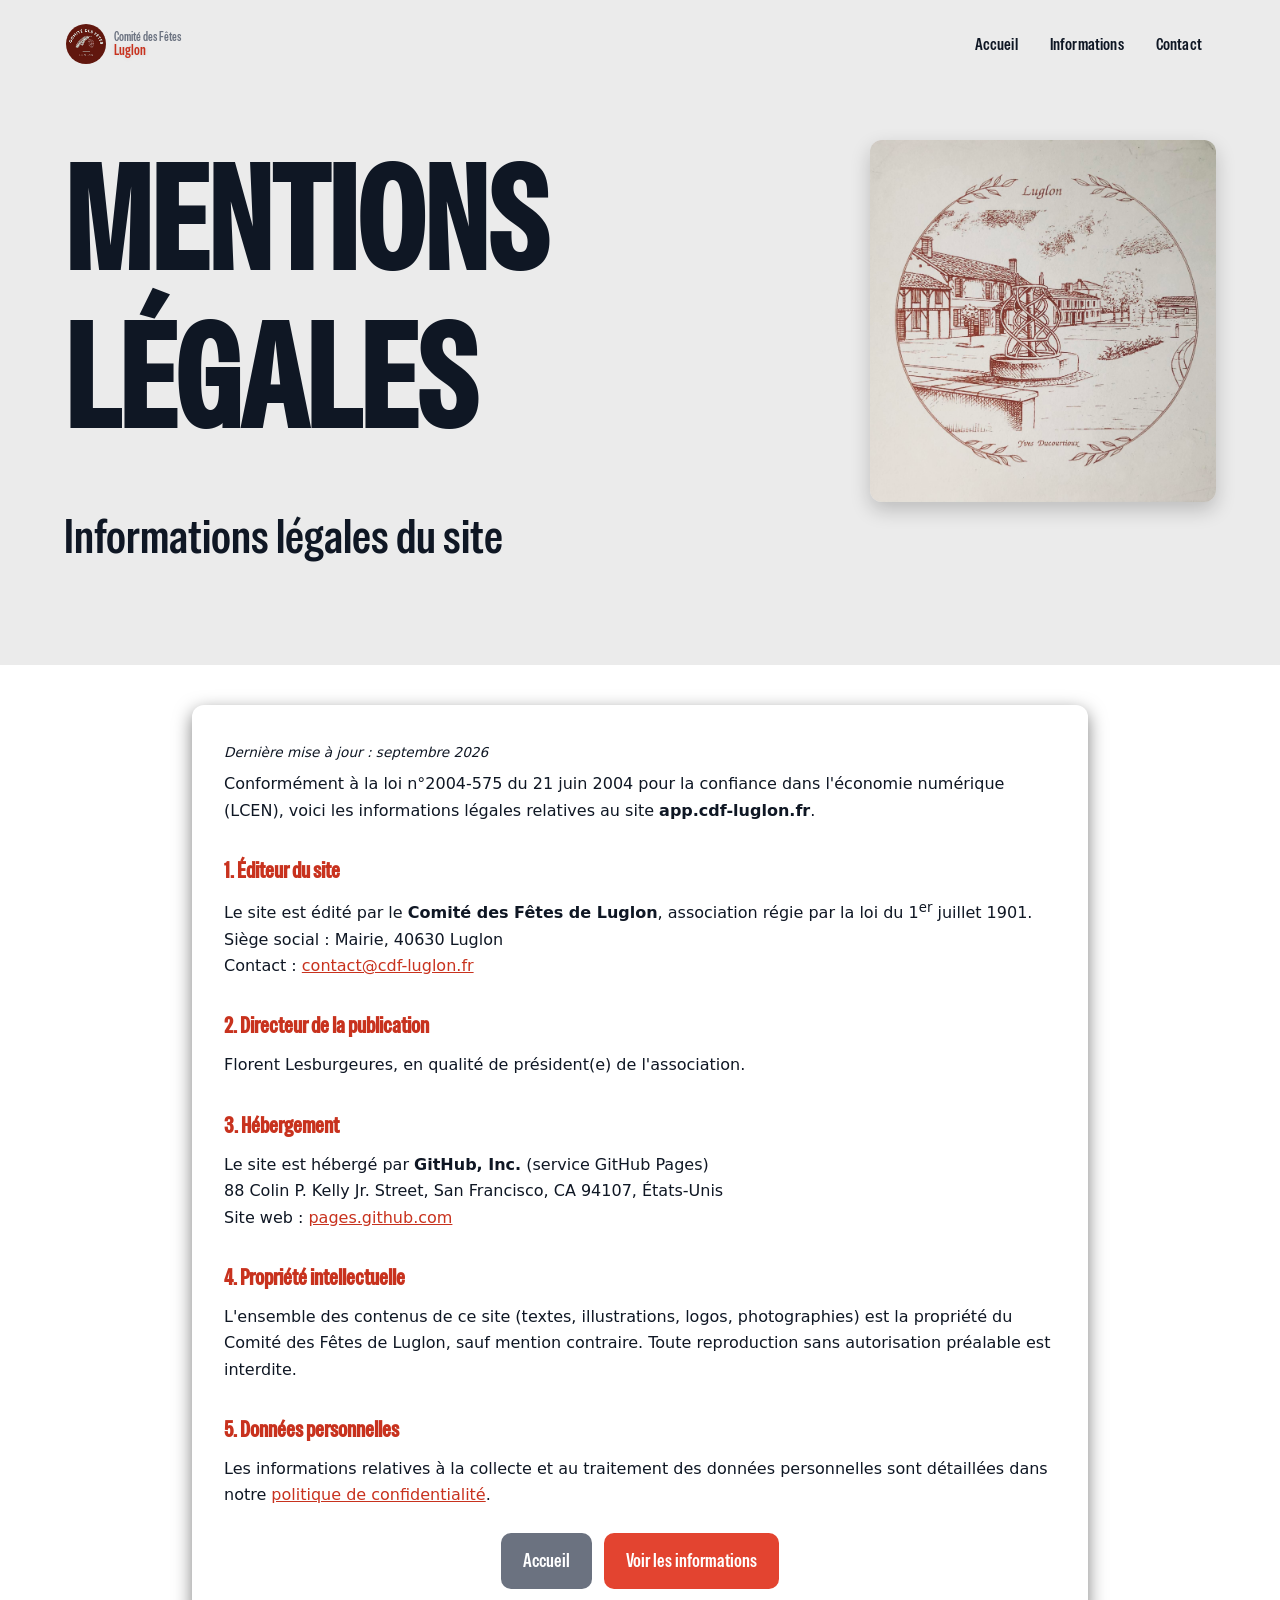
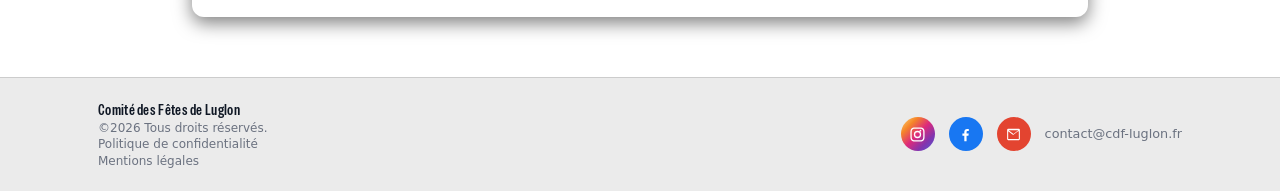
<file: mentions-legales/index.html>
<!doctype html>
<html lang="fr">
<head>
    <meta charset="utf-8">
    <meta name="viewport" content="width=device-width,initial-scale=1,viewport-fit=cover">
    <title>Mentions légales</title>

    <link rel="icon" type="image/png" href="/favicon.png">

    <link rel="stylesheet" href="/styles.css">
    <!-- SEO : balises meta -->
    <meta name="description" content="Mentions légales du site des Fêtes de Luglon : éditeur du site, directeur de la publication, hébergeur et contact.">
    <link rel="canonical" href="https://cdf-luglon.fr/mentions-legales/">
    <meta name="robots" content="index, follow">
</head>
<body>
    <!-- ==========================================================
         BARRE DE NAVIGATION — bloc identique sur toutes les pages.
         SEULE DIFFÉRENCE ENTRE LES PAGES : l'attribut aria-current.
           /             → sur « Accueil »
           /evenements/  → sur « Évènements » (et ses sous-pages)
           /comite/      → sur « Le Comité »
           /galerie/     → sur « Galerie »
           /contact/     → sur « Contact »
           /reservation/, pages légales → aucun
         ========================================================== -->
    <a class="skip-link" href="#contenu">Aller au contenu</a>

    <nav class="site-nav" aria-label="Navigation principale">
        <div class="site-nav__bar">
            <span class="site-nav__glass" aria-hidden="true"></span>

            <a class="site-nav__brand" href="/">
                <img class="site-nav__logo" src="/images/logo_cdf.png" alt=""
                     width="40" height="40" decoding="async">
                <span class="site-nav__wordmark">
                    <span class="site-nav__wordmark-top">Comité des Fêtes</span>
                    <span class="site-nav__wordmark-bot">Luglon</span>
                </span>
            </a>

            <ul class="site-nav__links" id="site-nav-panel">
                <li><a href="/">Accueil</a></li>
                <li><a href="/informations/">Informations</a></li>
                <li><a href="/contact/">Contact</a></li>
            </ul>

            <button class="site-nav__toggle" type="button"
                    aria-expanded="false" aria-controls="site-nav-panel"
                    aria-label="Ouvrir le menu">
                <span class="site-nav__burger" aria-hidden="true"></span>
            </button>
        </div>
    </nav>

    <div class="site-nav__scrim" aria-hidden="true"></div>
    <div class="site-nav__sentinel" aria-hidden="true"></div>

    <div class="main-hero" id="contenu">
        <div class="hero-content">
            <h1 class="main-title">MENTIONS LÉGALES</h1>
            <p class="main-subtitle">Informations légales du site</p>
        </div>
        <!-- MOBILE : le dessin n'est pas seulement masqué, il n'est PAS
             TÉLÉCHARGÉ. Un simple display:none ne suffit pas — le
             navigateur récupère l'image quoi qu'il arrive, soit 256 Ko
             inutiles sur chaque page, en 4G de campagne.
             Le <source> ci-dessous intercepte sous 769px et sert un SVG
             vide en data URI (aucune requête). Le CSS masque ensuite le
             <picture> entier.
             Sans prise en charge de <picture>, l'<img> reprend la main et
             affiche le vrai dessin : dégradation propre. -->
        <picture class="hero-image">
            <source media="(max-width: 768px)" srcset="data:image/svg+xml,%3Csvg%20xmlns='http://www.w3.org/2000/svg'%20width='1734'%20height='1814'/%3E">
            <img src="/images/dessin_luglon.jpeg" alt="Dessin du bourg de Luglon"
                 width="1734" height="1814" decoding="async">
        </picture>
    </div>

    <div class="wrap res-wrap has-decor">
        <!-- DÉCOR VÉGÉTAL — voir la section 19 de styles.css. Purement
             ornemental : aria-hidden, pointer-events:none, aucun JS, et rien
             ne s'affiche en dessous de 1440px. -->
        <span class="decor-vine decor-vine--left" aria-hidden="true"><span class="decor-vine__ink"></span></span>
        <span class="decor-vine decor-vine--right" aria-hidden="true"><span class="decor-vine__ink"></span></span>
        <main class="card legal-card">

            <p class="legal-updated">Dernière mise à jour : septembre 2026</p>

            <p>
                Conformément à la loi n°2004-575 du 21 juin 2004 pour la confiance dans
                l'économie numérique (LCEN), voici les informations légales relatives au
                site <strong>app.cdf-luglon.fr</strong>.
            </p>

            <h2>1. Éditeur du site</h2>
            <p>
                Le site est édité par le <strong>Comité des Fêtes de Luglon</strong>,
                association régie par la loi du 1<sup>er</sup> juillet 1901.<br>
                Siège social : Mairie, 40630 Luglon<br>
                Contact : <a href="mailto:contact@cdf-luglon.fr">contact@cdf-luglon.fr</a>
            </p>

            <h2>2. Directeur de la publication</h2>
            <p>
                Florent Lesburgeures, en qualité de président(e) de l'association.
            </p>

            <h2>3. Hébergement</h2>
            <p>
                Le site est hébergé par <strong>GitHub, Inc.</strong> (service GitHub Pages)<br>
                88 Colin P. Kelly Jr. Street, San Francisco, CA 94107, États-Unis<br>
                Site web : <a href="https://pages.github.com" target="_blank" rel="noopener noreferrer">pages.github.com</a>
            </p>

            <h2>4. Propriété intellectuelle</h2>
            <p>
                L'ensemble des contenus de ce site (textes, illustrations, logos, photographies)
                est la propriété du Comité des Fêtes de Luglon, sauf mention contraire.
                Toute reproduction sans autorisation préalable est interdite.
            </p>

            <h2>5. Données personnelles</h2>
            <p>
                Les informations relatives à la collecte et au traitement des données
                personnelles sont détaillées dans notre
                <a href="/confidentialite/">politique de confidentialité</a>.
            </p>

            <div class="confirmation-actions">
                <a href="/" class="btn nav-button confirmation-home-btn">Accueil</a>
                <a href="/informations/" class="btn nav-button">Voir les informations</a>
            </div>
        </main>
    </div>

    <footer class="site-footer">
        <div class="footer-inner">
            <div class="footer-brand">
                <span class="footer-title">Comité des Fêtes de Luglon</span>
                <span class="footer-copyright">©2026 Tous droits réservés.</span>
                <a href="/confidentialite/" class="footer-legal-link">Politique de confidentialité</a>
                <a href="/mentions-legales/" class="footer-legal-link">Mentions légales</a>
            </div>
            <div class="footer-social">
                <a href="https://www.instagram.com/cdfluglon/" target="_blank" rel="noopener noreferrer" aria-label="Instagram du Comité des Fêtes de Luglon" class="footer-social-link footer-instagram">
                    <svg viewBox="0 0 24 24" class="footer-icon" aria-hidden="true"><path fill="currentColor" d="M12 2c-2.72 0-3.06.01-4.12.06-1.06.05-1.79.22-2.43.47a4.9 4.9 0 0 0-1.77 1.15A4.9 4.9 0 0 0 2.53 5.45c-.25.64-.42 1.37-.47 2.43C2.01 8.94 2 9.28 2 12s.01 3.06.06 4.12c.05 1.06.22 1.79.47 2.43.26.66.6 1.22 1.15 1.77.55.55 1.11.9 1.77 1.15.64.25 1.37.42 2.43.47C8.94 21.99 9.28 22 12 22s3.06-.01 4.12-.06c1.06-.05 1.79-.22 2.43-.47a4.9 4.9 0 0 0 1.77-1.15 4.9 4.9 0 0 0 1.15-1.77c.25-.64.42-1.37.47-2.43.05-1.06.06-1.4.06-4.12s-.01-3.06-.06-4.12c-.05-1.06-.22-1.79-.47-2.43a4.9 4.9 0 0 0-1.15-1.77A4.9 4.9 0 0 0 18.55 2.53c-.64-.25-1.37-.42-2.43-.47C15.06 2.01 14.72 2 12 2Zm0 1.8c2.67 0 2.99.01 4.04.06.97.04 1.5.21 1.85.34.46.18.79.39 1.14.74.35.35.56.68.74 1.14.13.35.3.88.34 1.85.05 1.05.06 1.37.06 4.04s-.01 2.99-.06 4.04c-.04.97-.21 1.5-.34 1.85-.18.46-.39.79-.74 1.14-.35.35-.68.56-1.14.74-.35.13-.88.3-1.85.34-1.05.05-1.37.06-4.04.06s-2.99-.01-4.04-.06c-.97-.04-1.5-.21-1.85-.34a3.1 3.1 0 0 1-1.14-.74 3.1 3.1 0 0 1-.74-1.14c-.13-.35-.3-.88-.34-1.85C3.81 14.99 3.8 14.67 3.8 12s.01-2.99.06-4.04c.04-.97.21-1.5.34-1.85.18-.46.39-.79.74-1.14.35-.35.68-.56 1.14-.74.35-.13.88-.3 1.85-.34C9.01 3.81 9.33 3.8 12 3.8Zm0 3.05a5.15 5.15 0 1 0 0 10.3 5.15 5.15 0 0 0 0-10.3Zm0 8.5a3.35 3.35 0 1 1 0-6.7 3.35 3.35 0 0 1 0 6.7Zm5.36-8.7a1.2 1.2 0 1 1-2.4 0 1.2 1.2 0 0 1 2.4 0Z"/></svg>
                </a>
                <a href="https://www.facebook.com/p/Comit%C3%A9-des-f%C3%AAtes-de-Luglon-100083680651271/" target="_blank" rel="noopener noreferrer" aria-label="Facebook du Comité des Fêtes de Luglon" class="footer-social-link footer-facebook">
                    <svg viewBox="0 0 24 24" class="footer-icon" aria-hidden="true"><path fill="currentColor" d="M13.5 21.5v-7.9h2.65l.4-3.08h-3.05V8.55c0-.89.25-1.5 1.52-1.5h1.63V4.3a21.8 21.8 0 0 0-2.37-.12c-2.35 0-3.96 1.43-3.96 4.06v2.27H7.66v3.08h2.66v7.9h3.18Z"/></svg>
                </a>
                <a href="mailto:contact@cdf-luglon.fr" aria-label="Envoyer un e-mail au Comité des Fêtes de Luglon" class="footer-social-link footer-mail">
                    <svg viewBox="0 0 24 24" class="footer-icon" aria-hidden="true"><path fill="currentColor" d="M3 5.5A1.5 1.5 0 0 1 4.5 4h15A1.5 1.5 0 0 1 21 5.5v13a1.5 1.5 0 0 1-1.5 1.5h-15A1.5 1.5 0 0 1 3 18.5v-13Zm2.1.5 6.9 5.17L18.9 6H5.1Zm13.4 1.3-6.1 4.57a1.5 1.5 0 0 1-1.8 0L4.5 7.3v11.2h15V7.3Z"/></svg>
                </a>
                <a href="mailto:contact@cdf-luglon.fr" class="footer-email">contact@cdf-luglon.fr</a>
            </div>
        </div>
    </footer>

    <script src="/scroll-animations.js"></script>
    <script src="/nav.js"></script>
</body>
</html>
</file>
<file: styles.css>
/* ============================================================================
   COMITÉ DES FÊTES DE LUGLON — feuille de style unique
   ============================================================================

   SOMMAIRE
     1.  Tokens (variables de design)
     2.  Polices (@font-face)
     3.  Reset & base
     4.  Typographie
     5.  Utilitaires de mise en page
     6.  Primitives « verre »
     7.  Boutons & liens
     8.  Barre de navigation
     9.  Hero
     10. Cartes & contenu (accueil, programme)
     11. Rails / carrousels à défilement magnétique
         puis, dans la foulée : sections de contenu (.page-section),
         cartes d'évènement, page Comité, page Contact
     12. Galerie photo
     13. Formulaire de réservation
     14. Modales
     15. Page de confirmation
     16. Pages légales
     17. Pied de page
     18. Mouvement, apparitions au scroll, accessibilité

   DEUX RÈGLES À NE PAS ENFREINDRE
   -------------------------------
   A. BUDGET « VERRE ». Le flou d'arrière-plan (backdrop-filter) est réservé à
      trois surfaces : .site-nav__glass, le panneau mobile, .modal-box. Tout le
      reste est opaque (--card / --bg + une ombre). Chaque backdrop-filter est
      une passe GPU distincte ; en empiler plus fait tomber les images par
      seconde sur mobile.

   B. JAMAIS de `filter`, `transform`, `will-change` ni `contain: paint` sur
      html, body, .wrap ou tout ancêtre de la barre de navigation ou d'une
      modale. N'importe laquelle de ces propriétés transforme un
      `position: fixed` en `position: absolute` relatif à cet ancêtre, et
      casse à la fois la barre et les modales.

   ORGANISATION
   ------------
   Chaque composant est décrit à UN SEUL endroit : structure, survol,
   animation et media query comprises. L'ancienne version séparait une couche
   « animations » d'une couche « structure », si bien que chaque composant
   existait en deux exemplaires distants de 600 lignes.
   ============================================================================ */


/* ============================================================================
   1. TOKENS
   ============================================================================ */

:root {
  /* --- Couleurs (noms historiques conservés) --- */
  --bg: #ffffff;
  --card: #ebebeb;
  --text: #0f1724;               /* Noir foncé */
  --muted: #6b7280;
  --tab-font: #fff3e0;           /* Teinte légèrement crème/chaude pour remplacer le blanc verdâtre */
  --tab-border: #ccc;
  --form-bg: #ffffff;
  --text-shadow: #0000001a;
  --luglon-green: #e34430;       /* Rouge-braise principal (surface, boutons) */
  --resa-shadow: #00000080;

  --accent: var(--luglon-green);
  --error-red: #dc3545;
  --warning-orange-font: #ffa5001a;
  --warning-orange-border: #ffa500;

  --sending-bg: #ffe0b2;
  --sending-border: #e65100;
  --error-bg: #ffebee;
  --error-border: #c62828;
  --success-bg: #fff8e1;         /* Jaune flamme doux */
  --success-border: #f7c937;     /* Jaune vif */

  /* Alerte / attention */
  --alert: #b71c1c;

  /* ROUGE/ORANGE DE TEXTE — lisible avec contraste fort */
  --green-ink: #c8321e;

  /* Déclinaisons de teinte braise / feu */
  --green-050: #fff5f2;          /* Voile rouge/orange très léger */
  --green-100: #ffe3dc;          /* Fond d'accent pastel chaud */
  --green-700: #a82415;          /* Rouge sombre pour hover / accentuation */
  --green-tint-08: rgba(227, 68, 48, 0.08);
  --green-tint-16: rgba(227, 68, 48, 0.16);
  --green-tint-24: rgba(227, 68, 48, 0.24);

  /* --- Polices --- */
  --font-body: Inter, system-ui, -apple-system, "Segoe UI", Roboto, "Helvetica Neue", Arial;
  --font-title: "Special Gothic Condensed One", sans-serif;
  --font-display: "Fascinate Inline", cursive;   /* titres de jour UNIQUEMENT */
  --font-kicker: "Slackey", cursive;             /* sur-titres de section */

  /* --- Échelle typographique (pour les nouveaux composants) --- */
  --fs-hero: clamp(2.75rem, 11vw, 9rem);
  --fs-h1:   clamp(2.25rem, 7vw, 5rem);
  --fs-h2:   clamp(1.75rem, 4.5vw, 3rem);
  --fs-h3:   clamp(1.2rem, 2.4vw, 1.6rem);
  --fs-day:  clamp(2rem, 7vw, 4rem);
  --fs-lead: clamp(1.05rem, 1.8vw, 1.35rem);
  --fs-lead-xl: clamp(1.3rem, 2.6vw, 1.9rem);   /* chapô de section */
  --fs-sm:   0.875rem;
  --fs-xs:   0.78rem;

  --lh-tight: 1.06;
  --lh-body:  1.6;
  --tracking-title: 0.01em;
  --tracking-kicker: 0.14em;

  /* --- Espacement (base 4px) --- */
  --space-3xs: 0.25rem;
  --space-2xs: 0.5rem;
  --space-xs:  0.75rem;
  --space-s:   1rem;
  --space-m:   1.5rem;
  --space-l:   2rem;
  --space-xl:  3rem;
  --space-2xl: 4.5rem;
  --space-3xl: 7rem;

  --section-y:   clamp(3rem, 8vw, 7rem);
  --gutter:      clamp(1rem, 5vw, 3rem);
  --content-max: 1180px;
  --measure:     68ch;

  /* --- Rayons --- */
  --r-xs: 6px;
  --r-s: 10px;
  --r-m: 14px;
  --r-l: 20px;
  --r-xl: 28px;
  --r-pill: 999px;

  /* --- Ombres (contact serré + ambiant large + liseré intérieur) --- */
  --rim-top: inset 0 1px 0 rgba(255, 255, 255, 0.75);
  --shadow-s: 0 1px 2px rgba(38, 14, 10, 0.08),
              0 2px 6px rgba(38, 14, 10, 0.06);
  --shadow-m: 0 1px 2px rgba(38, 14, 10, 0.08),
              0 8px 24px -6px rgba(38, 14, 10, 0.14);
  --shadow-l: 0 2px 4px rgba(38, 14, 10, 0.10),
              0 18px 48px -12px rgba(38, 14, 10, 0.22);
  --shadow-nav: 0 1px 2px rgba(38, 14, 10, 0.06),
                0 8px 30px -8px rgba(38, 14, 10, 0.18);
  --shadow-focus: 0 0 0 3px var(--green-tint-24);

  /* --- Verre (voir la règle A en tête de fichier) --- */
  --glass-blur: 12px;
  --glass-sat: 1.4;
  --glass-filter: blur(var(--glass-blur)) saturate(var(--glass-sat));
  --glass-bg:        rgba(255, 255, 255, 0.45);
  /* La barre et le panneau mobile passent au-dessus de gros titres très
     contrastés : 0.45 ne sépare pas assez, les liens se confondent avec le
     texte qui défile derrière. */
  --glass-bg-strong: rgba(255, 255, 255, 0.78);
  --glass-opaque:    #f7f7f8;   /* transparence réduite / contraste élevé */
  --glass-edge: linear-gradient(150deg,
                  rgba(255, 255, 255, 0.90),
                  rgba(255, 255, 255, 0.15) 30%,
                  rgba(255, 255, 255, 0.00) 55%,
                  rgba(255, 255, 255, 0.40));

  /* --- Mouvement --- */
  --ease-standard:  cubic-bezier(0.2, 0, 0, 1);
  --ease-enter:     cubic-bezier(0.05, 0.7, 0.1, 1);
  --ease-exit:      cubic-bezier(0.3, 0, 0.8, 0.15);
  --ease-overshoot: cubic-bezier(0.34, 1.56, 0.64, 1);
  --ease-sheet:     cubic-bezier(0.32, 0.72, 0, 1);
  /* Courbe historique du site, conservée pour les animations existantes */
  --ease-expo-out:  cubic-bezier(0.22, 1, 0.36, 1);

  --dur-hover: 120ms;
  --dur-fast:  180ms;
  --dur-exit:  160ms;
  --dur-base:  240ms;
  --dur-slow:  400ms;
  --dur-sheet: 500ms;

  /* --- Plans (z-index) : une seule échelle nommée ---
     Avant, .floating-logo et .modal-overlay valaient tous deux 1000 : la
     modale et le logo se disputaient le même plan. */
  --z-base: 0;
  --z-raised: 10;      /* cartes survolées, points de carrousel */
  --z-sticky: 100;
  /* Le voile passe SOUS la barre : .site-nav est en position:fixed avec un
     z-index, elle crée donc un contexte d'empilement — tout ce qu'elle
     contient (dont le panneau) est peint au niveau 200. Un voile à 210
     recouvrirait la croix de fermeture, qui deviendrait non cliquable. */
  --z-scrim: 190;      /* voile du panneau mobile */
  --z-nav: 200;        /* barre de navigation (et panneau mobile) */
  --z-sheet: 220;      /* panneau, DANS le contexte de .site-nav */
  --z-modal: 400;      /* .modal-overlay (récapitulatif, doublon) */
  --z-toast: 500;      /* lien d'évitement */

  /* --- Barre de navigation --- */
  --nav-h: 64px;
  --nav-h-scrolled: 54px;
  --nav-top: 12px;
  --nav-top-scrolled: 8px;
  --nav-w:          min(var(--content-max), calc(100% - 2 * var(--gutter)));
  --nav-w-scrolled: min(880px,              calc(100% - 2 * var(--gutter)));
  --nav-offset: calc(var(--nav-h) + var(--nav-top) + var(--space-s));
}

/* --- MODE SOMBRE --- */
@media (prefers-color-scheme: dark) {
  :root {
    --bg: #1a1a1a;      /* Fond principal (BODY) */
    --card: #121212;    /* Fond des cartes/boîtes sombre (HERO) */
    --text: #f6f6f6;    /* Blanc cassé */
    --muted: #a1a1a1;
    --tab-font: #222222;
    --form-bg: #222222;
    --text-shadow: #e3443080;   /* Halo rouge feu chaud */
    --tab-border: #444444;
    --resa-shadow: #000000cc;

    /* JAUNE/ORANGE FLAMME — contraste élevé (> 9:1) sur fond sombre #1a1a1a */
    --green-ink: #f7c937;

    /* Déclinaisons de braise sombre */
    --green-050: #261411;       /* Fond teinté braise très sombre */
    --green-100: #3b1b16;       /* Fond d'accent sombre */
    --green-tint-08: rgba(247, 201, 55, 0.10);
    --green-tint-16: rgba(247, 201, 55, 0.18);
    --green-tint-24: rgba(247, 201, 55, 0.28);

    /* Le liseré est un token : toutes les ombres qui le référencent suivent */
    --rim-top: inset 0 1px 0 rgba(255, 255, 255, 0.10);
    --shadow-s: 0 1px 2px rgba(0, 0, 0, 0.50), 0 2px 6px rgba(0, 0, 0, 0.35);
    --shadow-m: 0 1px 2px rgba(0, 0, 0, 0.50), 0 8px 24px -6px rgba(0, 0, 0, 0.55);
    --shadow-l: 0 2px 4px rgba(0, 0, 0, 0.55), 0 18px 48px -12px rgba(0, 0, 0, 0.70);
    --shadow-nav: 0 1px 2px rgba(0, 0, 0, 0.40), 0 8px 30px -8px rgba(0, 0, 0, 0.60);

    --glass-bg:        rgba(20, 20, 22, 0.55);
    --glass-bg-strong: rgba(20, 20, 22, 0.82);
    --glass-opaque:    #1c1c1e;
    --glass-edge: linear-gradient(150deg,
                    rgba(255, 255, 255, 0.30),
                    rgba(255, 255, 255, 0.06) 30%,
                    rgba(255, 255, 255, 0.00) 55%,
                    rgba(255, 255, 255, 0.12));
  }
}


/* ============================================================================
   2. POLICES — hébergées en local (self-hosted)
   Fichiers dans /fonts à la racine du site. Remplace le chargement depuis
   fonts.googleapis.com, qui imposait une bannière de consentement (RGPD).
   ============================================================================ */

@font-face {
  font-family: 'Fascinate Inline';
  font-style: normal;
  font-weight: 400;
  font-display: swap;
  src: url('/fonts/fascinate-inline.woff2') format('woff2');
}
@font-face {
  font-family: 'Slackey';
  font-style: normal;
  font-weight: 400;
  font-display: swap;
  src: url('/fonts/slackey.woff2') format('woff2');
}
@font-face {
  font-family: 'Special Gothic Condensed One';
  font-style: normal;
  font-weight: 400;
  font-display: swap;
  src: url('/fonts/special-gothic-condensed-one.woff2') format('woff2');
}


/* ============================================================================
   3. RESET & BASE
   ============================================================================ */

* {
  box-sizing: border-box;
}

/* L'attribut `hidden` doit toujours gagner, y compris face à une règle
   display: flex/grid posée par ailleurs. C'est le mécanisme qui garde le
   formulaire de réservation fermé hors saison (voir reservation-gate.js). */
[hidden] {
  display: none !important;
}

body {
  font-family: var(--font-body);
  margin: 0;
  background: var(--bg);
  color: var(--text);
}


/* ============================================================================
   4. TYPOGRAPHIE
   ============================================================================ */

/* Titres principaux de page */
.main-title {
  font-size: 9rem;
  font-family: var(--font-title);
  line-height: 1.1;
  margin: 0 0 10px;
  color: var(--text);
  animation: titleReveal 0.9s var(--ease-expo-out) both;
}
.main-subtitle {
  font-size: 3rem;
  font-family: var(--font-title);
  color: var(--text);
  animation: subtitleReveal 0.7s 0.4s var(--ease-expo-out) both;
}

@media (max-width: 768px) {
  .main-title {
    font-size: 4rem;
    line-height: 1;
    margin-bottom: 5px;
  }
  /* Titre d'un seul mot très long (ex. « CONFIDENTIALITÉ ») : on réduit la
     taille proportionnellement à la largeur d'écran pour qu'il tienne sur une
     ligne sans déborder. Doit rester APRÈS .main-title. */
  .main-title--long {
    font-size: clamp(1.9rem, 9.5vw, 4rem);
  }
  .main-subtitle {
    font-size: 1.5rem;
  }
}

/* Textes de feedback (type « merci de remplir la case ») */
.empty, .small {
  color: var(--muted);
}

/* Notes RGPD du formulaire (sous le commentaire et le bouton RÉSERVER) :
   plus petites que le texte saisi par l'utilisateur */
.form-note {
  font-size: 0.85rem;
  line-height: 1.5;
}
.form-note a {
  color: var(--green-ink);
}


/* ============================================================================
   5. UTILITAIRES DE MISE EN PAGE
   ============================================================================ */

/* Incrustation pleine largeur dans le navigateur (pas de marge) */
.wrap {
  max-width: 100%;
  margin: 0;
  padding: 0;
}

/* Surface de contenu neutre. Les variantes (.res-wrap .card, .legal-card,
   .confirmation-card) ajoutent fond, rayon et ombre — voir leurs sections. */
.card {
  padding: 18px;
  border-radius: 0;
  box-shadow: none;
  background: transparent;
  color: var(--text);
}

.field-auto {
  flex: 1;
}
.field-small {
  width: 160px;
  flex-shrink: 0;
}
.field-end {
  align-items: flex-end;
}
.reservation-count {
  margin-left: auto;
  font-size: 13px;
}

form .row {
  display: flex;
  gap: 10px;
}

@media (max-width: 768px) {
  form .row {
    flex-direction: column;
    gap: 0;
  }
  .field-small {
    width: 100%;
  }
}


/* ============================================================================
   6. PRIMITIVES « VERRE »
   Voir la règle A en tête de fichier : trois surfaces maximum.
   Le flou est porté par un enfant en position:absolute d'un parent fixe et
   transparent — iOS Safari repeint un `position:fixed + backdrop-filter` à
   chaque frame de défilement.
   ============================================================================ */

.glass {
  position: relative;
  background: var(--glass-bg);
  -webkit-backdrop-filter: var(--glass-filter);
          backdrop-filter: var(--glass-filter);
  box-shadow: var(--shadow-m), var(--rim-top);
}

/* Liseré spéculaire : bordure dégradée de 1px, découpée au masque.
   Une bordure blanche uniforme fait « autocollant » ; le verre réel accroche
   la lumière sur deux arcs opposés. */
.glass::before {
  content: "";
  position: absolute;
  inset: 0;
  border-radius: inherit;
  padding: 1px;
  background: var(--glass-edge);
  -webkit-mask: linear-gradient(#000 0 0) content-box,
                linear-gradient(#000 0 0);
  -webkit-mask-composite: xor;
          mask-composite: exclude;
  pointer-events: none;
}

/* Repli sans backdrop-filter : on compense le flou manquant par de l'opacité */
@supports not ((backdrop-filter: blur(1px)) or (-webkit-backdrop-filter: blur(1px))) {
  .glass {
    background: var(--glass-opaque);
  }
}


/* ============================================================================
   6 bis. ICÔNES
   ============================================================================

   POURQUOI DES SVG EN LIGNE, ET PAS DES EMOJI
   Un emoji n'est pas un dessin : c'est un caractère, rendu par la police
   emoji du SYSTÈME. Le même 🃏 est un joker sur macOS, un dos de carte sur
   Android, autre chose encore sur Windows — en couleurs qui n'ont aucun
   rapport avec la charte, et sans aucun moyen de les corriger. Sur un site
   dont tout l'intérêt visuel tient à un vert précis, c'est un trou.
   Les SVG ci-dessous héritent de `currentColor` : ils suivent le thème
   clair/sombre et le vert de marque, à l'identique partout.

   POURQUOI EN LIGNE PLUTÔT QU'UN SPRITE
   Un sprite externe (<use href="/icons.svg#x">) économiserait quelques
   octets, mais ajoute une requête, un mécanisme de plus, et des surprises
   connues sur le style hérité. Le pied de page inline déjà ses trois logos
   depuis toujours : on garde UN seul motif dans le dépôt.

   ACCESSIBILITÉ
   Ces icônes sont DÉCORATIVES : elles doublent un titre écrit juste à côté.
   Elles portent donc aria-hidden="true" et focusable="false" (ce dernier
   pour IE/Edge hérité, où un <svg> entre dans l'ordre de tabulation).
   Une icône qui porterait une information seule aurait besoin, elle, d'un
   role="img" et d'un <title>.
   ============================================================================ */

.icon {
  width: 24px;
  height: 24px;
  display: block;
  flex: none;
}

/* Icône posée dans une pastille teintée — cartes d'évènement, principes du
   Comité, moyens de contact. */
.icon-badge {
  display: inline-flex;
  align-items: center;
  justify-content: center;
  width: 46px;
  height: 46px;
  flex: none;
  border-radius: var(--r-m);
  background: var(--green-tint-08);
  border: 1px solid var(--green-tint-16);
  color: var(--green-ink);
  transition: background var(--dur-base) var(--ease-standard),
              transform  var(--dur-base) var(--ease-overshoot);
}

/* Marques déposées : couleurs officielles, logo en blanc. Un logo de marque
   ne se redessine pas en vert — il se cite. Mêmes valeurs que le pied de
   page, pour que les deux endroits ne divergent jamais. */
.icon-badge--facebook {
  background: #1877F2;
  border-color: #1877F2;
  color: #fff;
}
.icon-badge--instagram {
  background: linear-gradient(135deg, #FEDA77 0%, #F58529 25%, #DD2A7B 50%, #8134AF 75%, #515BD4 100%);
  border-color: transparent;
  color: #fff;
}

/* Icône dans une ligne de texte (titres de modale, bandeaux d'avertissement).
   vertical-align négatif : cale le centre optique du dessin sur la hauteur
   d'x, sinon l'icône flotte au-dessus de la ligne de base. */
.icon-inline {
  width: 1.1em;
  height: 1.1em;
  display: inline-block;
  vertical-align: -0.18em;
  margin-right: 0.4em;
  flex: none;
}


/* ============================================================================
   7. BOUTONS & LIENS
   ============================================================================ */

/* --- Bouton principal (actions de bas de page : confirmation, pages légales) --- */
.nav-button {
  color: white;
  background: var(--luglon-green);
  border-radius: 10px;
  padding: 15px;
  display: block;
  width: 100%;
  border: none;
  cursor: pointer;
  font-size: 1.2rem;
  text-decoration: none;
  font-family: var(--font-title);
  position: relative;
  transition: filter var(--dur-fast), transform 0.15s,
              box-shadow var(--dur-fast) var(--ease-standard);
}
.nav-button:hover {
  filter: brightness(1.12);
  transform: translateY(-2px);
  box-shadow: var(--shadow-m);
}
.nav-button:active {
  transform: translateY(0) scale(0.98);
}

@media (max-width: 768px) {
  .nav-button {
    width: 100%;
    padding: 8px 5px;
    font-size: 1rem;
    margin: 0;
  }
}

/* --- Bouton « Ajouter au calendrier » (page Programme) --- */
.btn-add-calendar {
  margin-top: 6px;
  padding: 6px 14px;
  border: 1px solid var(--luglon-green);
  border-radius: 20px;
  background: var(--luglon-green);
  color: #ffffff;
  font-size: 0.8rem;
  font-weight: 600;
  cursor: pointer;
  transition: background var(--dur-fast), color var(--dur-fast),
              transform 0.15s, box-shadow var(--dur-fast);
}
.btn-add-calendar:hover {
  background: #ffffff;
  /* --luglon-green et NON --green-ink : le fond est un blanc codé en dur, il
     ne suit pas le thème sombre. Y poser le vert clair donnerait 1,9:1. */
  color: var(--luglon-green);
  transform: translateY(-1px);
  box-shadow: 0 4px 14px rgba(22, 97, 54, 0.3);
}
.btn-add-calendar:active {
  transform: translateY(0) scale(0.97);
}

/* Conteneur du bouton, en bas de chaque bloc de journée */
.day-calendar-action {
  margin-top: 14px;
  display: flex;
}
.planning-section.align-left .day-calendar-action {
  justify-content: flex-start;
}
.planning-section.align-right .day-calendar-action {
  justify-content: flex-end;
}


/* ============================================================================
   8. BARRE DE NAVIGATION
   Voir la règle B en tête de fichier.
   Le bloc HTML est identique sur les 6 pages, à l'attribut aria-current près.
   ============================================================================ */

/* Le parent fixe est TRANSPARENT et sans filtre : sur iOS Safari, un
   `position: fixed` porteur d'un backdrop-filter est repeint à chaque frame de
   défilement. Le verre est donc porté par .site-nav__glass, un enfant en
   position: absolute. Ce découpage règle aussi le fait que Safari 26 teinte sa
   propre barre d'outils en échantillonnant les éléments fixes. */
.site-nav {
  position: fixed;
  inset: var(--nav-top) 0 auto 0;
  z-index: var(--z-nav);
  background: none;
  pointer-events: none;   /* on ne bloque pas les clics de part et d'autre */
  transition: inset var(--dur-slow) var(--ease-standard);
}
.site-nav.is-scrolled {
  inset: var(--nav-top-scrolled) 0 auto 0;
}

.site-nav__bar {
  position: relative;
  pointer-events: auto;
  display: flex;
  align-items: center;
  gap: var(--space-s);
  width: var(--nav-w);
  margin-inline: auto;
  min-height: var(--nav-h);
  padding: var(--space-2xs) var(--space-s);
  border-radius: var(--r-l);
  transition: width         var(--dur-slow) var(--ease-standard),
              min-height    var(--dur-slow) var(--ease-standard),
              border-radius var(--dur-slow) var(--ease-standard),
              padding       var(--dur-slow) var(--ease-standard);
}
.site-nav.is-scrolled .site-nav__bar {
  width: var(--nav-w-scrolled);
  min-height: var(--nav-h-scrolled);
  border-radius: var(--r-pill);
  padding-inline: var(--space-m);
}
/* Panneau ouvert : on fige le rétrécissement, sinon le panneau se relayoute
   sous les doigts de l'utilisateur. */
.site-nav.is-open .site-nav__bar {
  transition: none;
}

/* --- La surface de verre --- */
/* z-index: 0 — sans quoi cette couche, étant positionnée, se peindrait
   AU-DESSUS de la marque et du bouton, qui sont en flux normal. Le contenu de
   la barre est remonté à z-index 1 juste en dessous. */
.site-nav__glass {
  position: absolute;
  inset: 0;
  z-index: 0;
  border-radius: inherit;
  background: var(--glass-bg-strong);
  -webkit-backdrop-filter: var(--glass-filter);
          backdrop-filter: var(--glass-filter);
  box-shadow: var(--shadow-nav), var(--rim-top);
  opacity: 0;
  /* On anime l'OPACITÉ, jamais le backdrop-filter : modifier le filtre force
     une recomposition complète du fond à chaque frame. */
  transition: opacity var(--dur-base) var(--ease-standard);
  pointer-events: none;
}
.site-nav.is-scrolled .site-nav__glass,
.site-nav.is-open      .site-nav__glass {
  opacity: 1;
}
/* Liseré spéculaire : bordure dégradée de 1px découpée au masque */
.site-nav__glass::after {
  content: "";
  position: absolute;
  inset: 0;
  border-radius: inherit;
  padding: 1px;
  background: var(--glass-edge);
  -webkit-mask: linear-gradient(#000 0 0) content-box,
                linear-gradient(#000 0 0);
  -webkit-mask-composite: xor;
          mask-composite: exclude;
  pointer-events: none;
}

/* --- Sentinelle : aucun impact de mise en page --- */
.site-nav__sentinel {
  position: absolute;
  top: 24px;
  left: 0;
  width: 1px;
  height: 1px;
  pointer-events: none;
}

/* Tout le contenu de la barre passe au-dessus de la couche de verre */
.site-nav__brand,
.site-nav__links,
.site-nav__toggle {
  position: relative;
  z-index: 1;
}

/* --- Marque --- */
.site-nav__brand {
  display: inline-flex;
  align-items: center;
  gap: var(--space-2xs);
  text-decoration: none;
  color: var(--text);
  margin-right: auto;
  min-width: 0;
  border-radius: var(--r-s);
}
.site-nav__logo {
  width: 40px;
  height: 40px;
  border-radius: 50%;
  flex: none;
}
.site-nav__wordmark {
  display: grid;
  line-height: 1.05;
  font-family: var(--font-title);
}
.site-nav__wordmark-top {
  font-size: var(--fs-xs);
  color: var(--muted);
}
.site-nav__wordmark-bot {
  font-size: var(--fs-sm);
  color: var(--green-ink);
  text-shadow: 0 0 5px var(--text-shadow);
}

/* --- Liens --- */
.site-nav__links {
  display: flex;
  align-items: center;
  gap: var(--space-2xs);
  list-style: none;
  margin: 0;
  padding: 0;
}
.site-nav__links a {
  position: relative;
  display: block;
  padding: var(--space-2xs) var(--space-xs);
  border-radius: var(--r-s);
  font-family: var(--font-title);
  font-size: 1.05rem;
  letter-spacing: var(--tracking-title);
  color: var(--text);
  text-decoration: none;
  transition: background var(--dur-hover) var(--ease-standard),
              color      var(--dur-hover) var(--ease-standard);
}
.site-nav__links a:hover {
  background: var(--green-tint-08);
}
/* Page active : soulignement */
.site-nav__links a::after {
  content: "";
  position: absolute;
  left: var(--space-xs);
  right: var(--space-xs);
  bottom: 4px;
  height: 2px;
  border-radius: 2px;
  background: var(--luglon-green);
  transform: scaleX(0);
  transform-origin: left;
  transition: transform var(--dur-base) var(--ease-enter);
}
.site-nav__links a[aria-current] {
  color: var(--green-ink);
}
.site-nav__links a[aria-current]::after {
  transform: scaleX(1);
}

/* --- Sous-menu « Évènements » ---
   TROIS DÉCISIONS À CONNAÎTRE AVANT DE TOUCHER À CE BLOC :

   1. OUVERTURE AU SURVOL **ET** AU FOCUS. Un déroulé au seul :hover est
      inatteignable au clavier. Le conteneur est un <li> : focaliser le lien
      « Évènements » le fait matcher :focus-within, ce qui ouvre le panneau ;
      la tabulation continue alors naturellement dans les sous-liens. Aucun
      ARIA à maintenir, aucun état JS à synchroniser.

   2. PAS DE VERRE ICI. La règle A en tête de fichier plafonne le
      backdrop-filter à trois surfaces (barre, panneau mobile, modale). Ce
      panneau est donc opaque : --bg + une ombre portée. Il passe au-dessus
      de contenu qui défile, l'opacité est de toute façon plus lisible.

   3. SUR MOBILE, PAS DE DÉROULÉ DU TOUT. En dessous de 860px les sous-liens
      sont une simple liste indentée, toujours visible dans le panneau. Un
      accordéon dans un panneau déjà coulissant, c'est deux animations
      imbriquées et un piège au tactile — pour quatre liens. */

.site-nav__item--has-menu {
  position: relative;
}
.site-nav__submenu {
  list-style: none;
  margin: 0;
  padding: 0;
}
/* Le soulignement de page active (.site-nav__links a::after) est calé sur les
   onglets de premier niveau : neutralisé ici, l'item courant du sous-menu est
   signalé par la couleur et le fond. */
.site-nav__submenu a::after {
  display: none;
}

/* Chevron : purement décoratif, d'où le aria-hidden dans le HTML */
.site-nav__chevron {
  display: inline-block;
  width: 0.42em;
  height: 0.42em;
  margin-left: 0.45em;
  border-right: 2px solid currentColor;
  border-bottom: 2px solid currentColor;
  transform: translateY(-0.15em) rotate(45deg);
  transition: transform var(--dur-base) var(--ease-standard);
}

@media (min-width: 860px) {
  .site-nav__submenu {
    position: absolute;
    top: calc(100% + var(--space-2xs));
    left: 0;
    z-index: var(--z-sheet);
    min-width: max-content;
    padding: var(--space-2xs);
    border-radius: var(--r-m);
    background: var(--bg);
    border: 1px solid var(--tab-border);
    box-shadow: var(--shadow-l);

    /* visibility (et pas seulement opacity) : retire aussi les sous-liens de
       l'ordre de tabulation tant que le menu est fermé. */
    opacity: 0;
    visibility: hidden;
    transform: translateY(-6px);
    transform-origin: top left;
    transition: opacity    var(--dur-exit) var(--ease-exit),
                transform  var(--dur-exit) var(--ease-exit),
                visibility 0s linear var(--dur-exit);
  }

  /* Pont de survol. Entre le bas de l'onglet et le haut du panneau il y a une
     gouttière de 8px : sans cette zone invisible, le curseur la traverse, le
     :hover retombe et le menu se referme sous les doigts. */
  .site-nav__submenu::before {
    content: "";
    position: absolute;
    left: 0;
    right: 0;
    top: calc(-1 * var(--space-2xs) - 2px);
    height: calc(var(--space-2xs) + 2px);
  }

  .site-nav__item--has-menu:hover      .site-nav__submenu,
  .site-nav__item--has-menu:focus-within .site-nav__submenu {
    opacity: 1;
    visibility: visible;
    transform: none;
    transition: opacity   var(--dur-base) var(--ease-enter),
                transform var(--dur-base) var(--ease-enter),
                visibility 0s;
  }
  .site-nav__item--has-menu:hover      > a .site-nav__chevron,
  .site-nav__item--has-menu:focus-within > a .site-nav__chevron {
    transform: translateY(0.05em) rotate(225deg);
  }

  .site-nav__submenu a {
    display: block;
    white-space: nowrap;
    padding: var(--space-2xs) var(--space-s);
    border-radius: var(--r-s);
    font-size: 1rem;
  }
  .site-nav__submenu a[aria-current] {
    background: var(--green-tint-08);
  }

  /* Échap : voir nav.js. Cette règle doit rester APRÈS les règles
     :hover / :focus-within — elle a la même spécificité (trois classes),
     c'est l'ordre dans le fichier qui la fait gagner. Sans elle, rendre le
     focus à l'onglet parent rouvrirait le menu immédiatement. */
  .site-nav__item--has-menu.is-collapsed .site-nav__submenu {
    opacity: 0;
    visibility: hidden;
    transform: translateY(-6px);
  }
}

/* Panneau mobile : sous-liste indentée, ouverte en permanence. Le filet
   vertical remplace le chevron, qui n'aurait plus rien à replier. */
@media (max-width: 859px) {
  .site-nav__chevron { display: none; }

  .site-nav__submenu {
    margin: var(--space-3xs) 0 var(--space-2xs) var(--space-s);
    padding-left: var(--space-2xs);
    border-left: 2px solid var(--tab-border);
  }
  .site-nav__submenu a {
    font-size: 1.05rem;
    padding: var(--space-2xs) var(--space-s);
    color: var(--muted);
  }
  .site-nav__submenu a[aria-current] {
    color: var(--green-ink);
  }
}

/* Desktop étroit (860 → 1080px) : cinq onglets plus la marque ne tiennent pas
   dans la barre rétrécie (min(880px, …)). On resserre les liens plutôt que de
   les laisser déborder ou passer à la ligne. */
@media (min-width: 860px) and (max-width: 1080px) {
  .site-nav__links a {
    font-size: 0.95rem;
    padding: var(--space-2xs) var(--space-2xs);
  }
  .site-nav__links a::after {
    left: var(--space-2xs);
    right: var(--space-2xs);
  }
  .site-nav__wordmark-top { display: none; }
}

/* --- Bouton hamburger --- */
.site-nav__toggle {
  display: none;
  width: 40px;
  height: 40px;
  flex: none;
  border: 0;
  border-radius: var(--r-s);
  background: transparent;
  cursor: pointer;
  color: var(--text);
  padding: 0;
}
.site-nav__burger,
.site-nav__burger::before,
.site-nav__burger::after {
  display: block;
  width: 20px;
  height: 2px;
  border-radius: 2px;
  background: currentColor;
  transition: transform var(--dur-base) var(--ease-standard),
              opacity   var(--dur-fast) var(--ease-standard);
}
.site-nav__burger {
  position: relative;
  margin-inline: auto;
}
.site-nav__burger::before { content: ""; position: absolute; top: -6px; }
.site-nav__burger::after  { content: ""; position: absolute; top:  6px; }

.site-nav.is-open .site-nav__burger { background: transparent; }
.site-nav.is-open .site-nav__burger::before { transform: translateY(6px) rotate(45deg); }
.site-nav.is-open .site-nav__burger::after  { transform: translateY(-6px) rotate(-45deg); }

/* --- Voile du panneau mobile ---
   Piloté entièrement en CSS depuis .site-nav.is-open : le JS n'y touche pas.
   touch-action: none empêche la page de défiler quand on glisse sur le voile
   (on évite ainsi le verrouillage de scroll sur <body>, dont le contournement
   iOS — position:fixed + scrollY mémorisé — est une source de bugs connue). */
.site-nav__scrim {
  position: fixed;
  inset: 0;
  z-index: var(--z-scrim);
  background: rgba(9, 30, 18, 0.32);
  opacity: 0;
  visibility: hidden;
  touch-action: none;
  transition: opacity var(--dur-exit) var(--ease-exit),
              visibility 0s linear var(--dur-exit);
}
.site-nav.is-open ~ .site-nav__scrim {
  opacity: 1;
  visibility: visible;
  transition: opacity var(--dur-base) var(--ease-enter), visibility 0s;
}

/* --- Panneau mobile (< 860px) --- */
@media (max-width: 859px) {
  .site-nav__toggle { display: block; }

  /* Pas de rétrécissement sur mobile : la barre est déjà à la bonne taille */
  .site-nav.is-scrolled .site-nav__bar {
    width: var(--nav-w);
    border-radius: var(--r-l);
    padding-inline: var(--space-s);
  }

  /* Le panneau est la MÊME liste que sur desktop, simplement repositionnée.
     Dupliquer les liens dans un bloc recopié à la main sur 6 fichiers
     garantirait une divergence tôt ou tard. */
  .site-nav__links {
    position: absolute;
    top: calc(100% + var(--space-2xs));
    right: 0;
    left: 0;
    z-index: var(--z-sheet);
    flex-direction: column;
    align-items: stretch;
    gap: var(--space-3xs);
    padding: var(--space-2xs);
    border-radius: var(--r-l);
    background: var(--glass-bg-strong);
    -webkit-backdrop-filter: var(--glass-filter);
            backdrop-filter: var(--glass-filter);
    box-shadow: var(--shadow-l), var(--rim-top);

    /* visibility: hidden retire aussi les liens de l'ordre de tabulation :
       inutile d'ajouter inert ou aria-hidden. */
    opacity: 0;
    visibility: hidden;
    transform: translateY(-8px) scale(0.98);
    transform-origin: top center;
    transition: opacity    var(--dur-exit) var(--ease-exit),
                transform  var(--dur-exit) var(--ease-exit),
                visibility 0s linear var(--dur-exit);
  }
  .site-nav.is-open .site-nav__links {
    opacity: 1;
    visibility: visible;
    transform: translateY(0) scale(1);
    transition: opacity   var(--dur-sheet) var(--ease-sheet),
                transform var(--dur-sheet) var(--ease-sheet),
                visibility 0s;
  }
  .site-nav__links a {
    font-size: 1.25rem;
    padding: var(--space-xs) var(--space-s);
  }
  .site-nav__links a::after {
    left: var(--space-s);
    right: auto;
    width: 22px;
  }
}

/* --- Compensation de la barre fixe --- */
body {
  padding-top: var(--nav-offset);
}
html {
  scroll-padding-top: calc(var(--nav-offset) + var(--space-s));
}

/* --- Lien d'évitement --- */
.skip-link {
  position: absolute;
  left: -9999px;
  top: 0;
  z-index: var(--z-toast);
  padding: var(--space-2xs) var(--space-s);
  background: var(--luglon-green);
  color: #fff;
  border-radius: 0 0 var(--r-s) 0;
  font-family: var(--font-title);
}
.skip-link:focus {
  left: 0;
}

/* --- Anneau de focus visible, partout --- */
:focus-visible {
  outline: 2px solid var(--luglon-green);
  outline-offset: 3px;
}

/* --- Rangée d'appels à l'action (accueil) --- */
.cta-row {
  display: flex;
  flex-wrap: wrap;
  gap: var(--space-s);
  margin-top: var(--space-m);
}
.cta-row .btn {
  display: inline-block;
  width: auto;
  padding: 14px 26px;
  border-radius: var(--r-s);
  font-family: var(--font-title);
  font-size: 1.15rem;
  text-decoration: none;
  cursor: pointer;
  transition: transform var(--dur-fast) var(--ease-overshoot),
              box-shadow var(--dur-fast) var(--ease-standard),
              background var(--dur-fast) var(--ease-standard);
}
.cta-row .btn--primary {
  background: var(--luglon-green);
  color: #fff;
  border: 2px solid var(--luglon-green);
}
.cta-row .btn--ghost {
  background: transparent;
  color: var(--text);
  border: 2px solid var(--tab-border);
}
.cta-row .btn:hover {
  transform: translateY(-2px);
  box-shadow: var(--shadow-m);
}
.cta-row .btn--ghost:hover {
  border-color: var(--luglon-green);
  color: var(--green-ink);
}

@media (max-width: 768px) {
  .cta-row {
    justify-content: center;
  }
}


/* ============================================================================
   9. HERO
   ============================================================================ */

/* LE HÉROS REMONTE SOUS LA BARRE DE NAVIGATION.

   Avant : <body> portait un padding-top de --nav-offset pour dégager la
   barre fixe, et ce padding laissait voir le fond de page (--bg, blanc)
   au-dessus du héros gris. Résultat, un bandeau blanc de ~92px en haut de
   chaque page, qui n'appartenait à rien et donnait l'impression d'une barre
   posée sur une seconde page.

   Maintenant : le héros s'annule ce décalage en marge NÉGATIVE et le
   récupère en PADDING. Sa surface grise démarre donc au bord de l'écran et
   passe sous la barre — qui est translucide, et se teinte du gris au lieu
   du blanc. Au défilement, .site-nav__glass prend le relais (section 8).

   Le padding de <body> est conservé : /programme/ n'a pas de héros, et
   toute page future sans héros continue de dégager la barre correctement.
   Les deux mécanismes s'additionnent exactement à zéro ici. */
.main-hero {
  display: flex;
  justify-content: space-between;
  align-items: flex-start;
  margin-top: calc(-1 * var(--nav-offset));
  padding: calc(var(--nav-offset) + var(--space-xl)) 5% 50px;
  background: var(--card);
}
.hero-content {
  flex-basis: 70%;
  padding-right: 15px;
}
/* .hero-image est porté par le <picture>, pas par l'<img> (voir le
   commentaire dans le HTML). overflow: hidden est indispensable ici : sans
   lui le rayon s'appliquerait au conteneur mais pas à l'image qu'il
   contient, et les coins resteraient carrés. */
.hero-image {
  display: block;
  max-width: 30%;
  height: auto;
  border-radius: 12px;
  overflow: hidden;
  box-shadow: 0 8px 20px rgba(0, 0, 0, 0.2);
}
.hero-image img {
  display: block;
  width: 100%;
  height: auto;   /* recalcule la hauteur proportionnellement à la largeur,
                     sinon les attributs width/height du HTML l'étirent */
}

@media (max-width: 768px) {
  .main-hero {
    display: block;             /* empile titre puis image */
    /* La marge négative vient de la règle de base ; seul le padding change. */
    padding: calc(var(--nav-offset) + 10px) 5% 30px;
    text-align: center;
  }
  .hero-content {
    margin-top: 0;
    flex-basis: auto;
    padding-right: 0;
  }
  /* Le dessin disparaît sous 768px. Le <picture> du HTML fait déjà en
     sorte qu'il ne soit pas téléchargé ; cette règle retire la place qu'il
     occuperait. Les deux vont ensemble — modifier ce seuil impose de
     modifier aussi le media du <source>, dans les 12 pages. */
  .hero-image {
    display: none;
  }
}

/* Le logo flottant a été remplacé par la marque de la barre de navigation
   (section 8) : même image, même signature, même lien vers l'accueil. */


/* ============================================================================
   10. CARTES & CONTENU (accueil, programme)
   ============================================================================ */

/* --- Accueil : section histoire encadrée de fougères --- */
.history-images-container {
  display: flex;
  align-items: center;
  justify-content: center;
  gap: 20px;
  padding: 50px 5%;
  max-width: 1400px;
  margin: 0 auto;
  background-color: transparent;
}
.history-image-placeholder {
  width: 200px;
  border-radius: 12px;
  display: flex;
  align-items: center;
  justify-content: center;
  overflow: hidden;
  box-shadow: none;
}
.history-image-placeholder img {
  width: 100%;
  height: auto;
  object-fit: contain;
  display: block;
}
.history-image-placeholder.image-left img {
  animation: fougereWave 5s ease-in-out infinite;
  transform-origin: bottom center;
}
.history-image-placeholder.image-right img {
  animation: fougereWave 5s 1.5s ease-in-out infinite reverse;
  transform-origin: bottom center;
}

.history-section {
  flex-shrink: 0;
  max-width: 900px;
  width: auto;
  padding: 0;
  margin: 0;
  text-align: center;
  background-color: transparent;
}
.history-section h3 {
  font-family: var(--font-title);
  font-size: 4rem;
  margin-bottom: 0px;
  color: var(--green-ink);
}
.history-text {
  font-family: var(--font-title);
  font-size: 2rem;
  margin-top: 0;
  color: var(--text);
}

@media (max-width: 768px) {
  .history-images-container {
    display: block;
    padding: 30px 5%;
  }
  .history-section {
    max-width: 100%;
    margin-bottom: 20px;
  }
  .history-image-placeholder {
    width: 25%;
    max-width: 250px;
    margin: 10px auto;
    display: none;
  }
  .history-section h3 {
    font-size: 2.5rem;
  }
  .history-text {
    font-size: 1.2rem;
  }
}

/* --- Programme : journées --- */
.planning-section {
  border-bottom: none !important;
}

.day-title {
  position: relative;
}
/* Ligne verte animée sous le titre du jour */
.day-title::after {
  content: '';
  display: block;
  height: 3px;
  background: var(--luglon-green);
  border-radius: 2px;
  animation: underlineGrow 0.6s 0.3s var(--ease-expo-out) both;
}
.day-title h4 {
  font-family: var(--font-display);
  font-size: 4rem;
  font-weight: 400;
  text-transform: uppercase;
  margin-right: 20px; margin-left: 20px;
  margin-bottom: 0;
  margin-top: 100px;
  color: var(--green-ink);
  text-shadow: 0 0 5px var(--text-shadow);
}

.day-content {
  padding: 15px 0;
  background-color: transparent;
  display: block;
}
.day-content p {
  font-family: var(--font-title);
  font-style: normal;
  font-size: 1.5rem;
  margin: 0;
  margin-left: 10px;
  margin-right: 10px;
  padding: 2px 0;
}

/* Alternance gauche / droite des journées */
.align-left .day-title,
.align-left .day-content {
  text-align: left;
}
.align-right .day-title,
.align-right .day-content {
  text-align: right;
}

.activity-time {
  font-weight: 700;
  color: var(--green-ink);
  margin-right: 15px;
  display: inline-block;
  min-width: 80px;
  /* l'alignement est géré par le parent .align-left / .align-right */
}
.activity-line {
  transition: background var(--dur-fast), padding-left var(--dur-fast);
  border-radius: 6px;
  padding-left: 4px;
}
.activity-line:hover {
  background: var(--green-tint-08);
  padding-left: 10px;
}

@media (max-width: 768px) {
  .day-title h4 {
    font-size: 3rem;
    text-transform: uppercase;
    margin-right: 0; margin-left: 0;
    margin-bottom: 0;
  }
  .day-content {
    padding: 15px 0;
  }
}


/* ============================================================================
   11. RAILS / CARROUSELS À DÉFILEMENT MAGNÉTIQUE
   Une seule primitive, réutilisée par le programme et par la galerie.

   ⚠️ JAMAIS de translateX sur un enfant de .rail : une animation sur l'axe X
   à l'intérieur d'un conteneur à défilement horizontal élargit la zone de
   défilement en cours de route et fait sauter les points d'accroche.
   Les apparitions dans un rail sont en opacité + translateY uniquement.
   ============================================================================ */

.rail {
  display: flex;
  gap: var(--space-s);
  overflow-x: auto;
  overflow-y: hidden;
  scroll-snap-type: x mandatory;
  scroll-padding-inline: var(--gutter);
  overscroll-behavior-x: contain;   /* pas de navigation « retour » au swipe */
  scrollbar-width: none;
  -ms-overflow-style: none;
  padding-block: var(--space-2xs);  /* laisse respirer les ombres */
  padding-inline: var(--gutter);
  margin-inline: calc(-1 * var(--gutter));   /* débord pleine largeur */
}
.rail::-webkit-scrollbar { display: none; }

.rail > * {
  flex: 0 0 min(86vw, 30rem);   /* 86vw : on aperçoit la carte suivante */
  scroll-snap-align: center;
  scroll-snap-stop: always;     /* un swipe = une carte, pas deux */
}
/* align-items: stretch est la valeur par défaut d'un conteneur flex, mais on
   la rend explicite : dans un carrousel, des cartes de hauteurs différentes
   feraient sauter le bas de l'écran à chaque swipe. C'est l'inverse du choix
   fait pour la grille du programme, où la hauteur DOIT suivre le contenu —
   là les cartes sont côte à côte, ici elles se remplacent. */
.rail {
  align-items: stretch;
}
.rail:focus-visible {
  outline: 2px solid var(--luglon-green);
  outline-offset: 4px;
}

/* --- Points de navigation --- */
.rail-dots {
  display: flex;
  justify-content: center;
  gap: var(--space-2xs);
  margin-top: var(--space-m);
}
.rail-dots button {
  width: 8px;
  height: 8px;
  padding: 0;
  border: 0;
  border-radius: var(--r-pill);
  background: var(--tab-border);
  cursor: pointer;
  transition: width var(--dur-base) var(--ease-overshoot),
              background var(--dur-base) var(--ease-standard);
}
.rail-dots button[aria-current="true"] {
  width: 22px;
  background: var(--luglon-green);
}

/* --- Programme : cartes de journée --- */
.day-card {
  display: flex;
  flex-direction: column;
  background: var(--bg);
  border: 1px solid var(--tab-border);
  border-radius: var(--r-m);
  box-shadow: var(--shadow-s);
  padding: var(--space-s) var(--space-s) var(--space-xs);
  transition: transform var(--dur-base) var(--ease-standard),
              box-shadow var(--dur-base) var(--ease-standard);
}
.day-card:hover {
  transform: translateY(-3px);
  box-shadow: var(--shadow-m);
}
.day-card__kicker {
  font-family: var(--font-kicker);
  font-size: var(--fs-xs);
  letter-spacing: var(--tracking-kicker);
  text-transform: uppercase;
  color: var(--muted);
  margin: 0 0 var(--space-3xs);
}
.day-card__title {
  font-family: var(--font-title);
  font-size: 1.35rem;
  line-height: 1.15;
  margin: 0 0 var(--space-2xs);
  color: var(--green-ink);
}
/* PAS de flex:1 ici. Il forçait la liste à occuper toute la hauteur
   disponible ; combinée à l'étirement de la grille, chaque carte prenait la
   hauteur de la plus longue de sa rangée, et les journées courtes se
   retrouvaient avec un grand vide sous leur dernière ligne. */
.day-card__list {
  list-style: none;
  margin: 0;
  padding: 0;
}
.day-card__foot {
  margin-top: var(--space-s);
}

/* GRILLE et non flex-wrap. En flex, le texte d'une activité est un seul
   élément insécable : s'il ne tenait pas à côté de l'heure, il basculait
   ENTIÈREMENT à la ligne suivante. D'où des cartes où certaines heures
   étaient en ligne et d'autres seules au-dessus de leur texte, sans logique
   apparente. Avec deux colonnes, l'heure garde toujours sa place et le texte
   s'écoule à côté. */
.activity {
  display: grid;
  grid-template-columns: max-content 1fr;
  gap: 0 var(--space-2xs);
  font-family: var(--font-title);
  font-size: 1rem;
  line-height: 1.35;
  padding: 3px var(--space-2xs);
  border-radius: var(--r-xs);
  transition: background var(--dur-fast) var(--ease-standard);
}
/* Les notes de menu n'ont pas d'heure : une seule colonne. */
.activity--note {
  display: block;
}
.activity:hover {
  background: var(--green-tint-08);
}
.activity .activity-time {
  min-width: 0;      /* annule le min-width: 80px du gabarit historique */
  margin-right: 0;
  /* Aligné à DROITE : la colonne fait la largeur de l'heure la plus longue
     (« 16h30 »), donc « 8h30 » y flottait avec un bord gauche irrégulier.
     Calées à droite, les heures gardent un écart constant avec leur texte. */
  text-align: right;
}
.activity--note {
  font-family: var(--font-body);
  font-size: var(--fs-sm);
  color: var(--muted);
  line-height: var(--lh-body);
}

/* Au-delà de 900px : grille, plus de défilement magnétique.
   Le décalage vertical d'une carte sur deux remplace l'ancienne alternance
   gauche/droite du texte — même rythme « posé à la main », sans le coût de
   lisibilité d'un corps de texte aligné à droite. */
@media (min-width: 900px) {
  .day-rail {
    display: grid;
    grid-template-columns: repeat(2, minmax(0, 1fr));
    gap: var(--space-m);
    /* align-items: start — SANS CETTE LIGNE, la valeur par défaut `stretch`
       étire chaque carte à la hauteur de la plus haute de sa rangée. Le jeudi
       (deux lignes) prenait la hauteur du samedi (cinq lignes). C'est elle
       qui fait que la hauteur suit le texte. */
    align-items: start;
    overflow: visible;
    scroll-snap-type: none;
    padding-inline: 0;
    margin-inline: 0;
  }
  .day-rail > * { flex: initial; }
  /* PAS de décalage vertical. Il donnait un rythme voulu tant que toutes les
     cartes avaient la même hauteur ; maintenant qu'elles suivent leur
     contenu, le bord supérieur est déjà irrégulier et le décalage se lit
     comme un défaut d'alignement, pas comme une intention. */
  .rail-dots { display: none; }
}
@media (min-width: 1360px) {
  .day-rail { grid-template-columns: repeat(4, minmax(0, 1fr)); }
}

/* --- En-tête de section partagé --- */
.section-head {
  max-width: var(--measure);
  margin-bottom: var(--space-l);
}
.kicker {
  font-family: var(--font-kicker);
  font-size: var(--fs-xs);
  letter-spacing: var(--tracking-kicker);
  text-transform: uppercase;
  color: var(--green-ink);
  margin: 0 0 var(--space-2xs);
}
/* RÈGLE DE COULEUR DU SITE : les TITRES sont verts, le CORPS DE TEXTE reste
   en --text. Un titre vert sur un paragraphe sombre donne la hiérarchie sans
   fatiguer la lecture ; l'inverse (du corps en vert) rend la page illisible.
   Voir aussi .day-card__title, .value-card h3, .contact-card h3. */
.section-head h2 {
  font-family: var(--font-title);
  font-size: var(--fs-h2);
  line-height: var(--lh-tight);
  margin: 0;
  color: var(--green-ink);
}
/* Dernier bloc d'une section : sa marge basse s'ajouterait au padding de la
   section, ce qui creuse un vide inexpliqué sous les bandeaux courts. */
.section-head:last-child {
  margin-bottom: 0;
}

/* Conteneur de section de contenu : la même mesure sur toutes les pages.
   .programme est l'alias historique de la page programme ; ne pas le
   supprimer tant que /evenements/fetes-de-luglon/ y fait référence. */
.page-section,
.programme {
  padding: var(--section-y) var(--gutter);
  max-width: var(--content-max);
  margin-inline: auto;
}
/* Deux sections qui se suivent ne doivent pas cumuler leurs marges */
.page-section + .page-section {
  padding-block-start: 0;
}
/* ============================================================================
   RÈGLE DU SITE — LE GRIS PLEINE LARGEUR EST RÉSERVÉ AU HÉROS ET AU PIED
   DE PAGE. Rien d'autre ne file d'un bord à l'autre de l'écran.

   Un bandeau gris au milieu d'une page imite ces deux repères : on croit à
   un nouvel en-tête, ou à un pied de page arrivé trop tôt. Pour mettre du
   contenu en avant ailleurs, utiliser .panel (juste en dessous) : teinte
   légère, filet, angles arrondis, gouttière tout autour.

   .page-section--footer-band est la SEULE exception, et son nom le dit :
   elle ne se pose QUE juste avant <footer>, dont elle devient le haut. Le
   filet du pied de page est supprimé dans ce cas (voir section 17), les
   deux ne forment plus qu'un bloc.

   PADDING VERTICAL RÉDUIT : ces bandeaux ne portent qu'un sur-titre, un
   titre et deux ou trois lignes. Avec le --section-y des sections normales
   (jusqu'à 7rem en haut ET en bas), le gris faisait plus de 300px de haut
   pour trois lignes de texte.
   ============================================================================ */
.page-section--footer-band {
  max-width: none;
  background: var(--card);
  padding-block: clamp(2rem, 4vw, 3.25rem);
  /* + var(--gutter) : une section normale fait --content-max de large PUIS
     ajoute sa gouttière à l'intérieur ; son contenu commence donc à
     (100% - content-max)/2 + gutter. Sans ce terme, le contenu des bandeaux
     teintés démarrait une gouttière plus à gauche (130px contre 178px) et
     l'escalier se voyait entre deux sections voisines. */
  padding-inline: max(var(--gutter), calc((100% - var(--content-max)) / 2 + var(--gutter)));
}
/* Bandeau centré d'appel à l'action : on resserre la mesure pour que le texte
   ne file pas sur toute la largeur en une seule ligne interminable. */
.page-section--footer-band .section-head--center,
.panel .section-head--center {
  max-width: 52ch;
}


/* --- PANNEAU — mise en avant SANS bandeau pleine largeur ---
   Remplace le bandeau gris partout ailleurs qu'avant le pied de page.
   Voir la règle en tête de bloc ci-dessus. La teinte est dérivée du VERT DE
   MARQUE et non du gris du chrome : on distingue au premier regard un
   contenu mis en avant d'un élément d'interface. */
.panel {
  --panel-pad: clamp(1.25rem, 3vw, 3rem);
  padding: var(--panel-pad);
  background: var(--green-050);
  border: 1px solid var(--green-tint-16);
  border-radius: var(--r-xl);
}
/* Un carrousel dans un panneau déborde jusqu'au bord INTÉRIEUR du panneau,
   pas jusqu'à celui de l'écran : sinon les cartes passeraient par-dessus le
   filet et les angles arrondis. La première carte reste alignée sur le texte,
   les suivantes peuvent glisser dans la gouttière. */
.panel > .rail {
  margin-inline: calc(-1 * var(--panel-pad));
  padding-inline: var(--panel-pad);
}

.section-head--center {
  margin-inline: auto;
  text-align: center;
}
.section-head p {
  font-size: var(--fs-lead);
  line-height: var(--lh-body);
  color: var(--muted);
  margin: var(--space-2xs) 0 0;
}

/* Texte courant des pages éditoriales (Comité, Contact, fiche évènement) */
.prose {
  max-width: var(--measure);
  font-size: var(--fs-lead);
  line-height: var(--lh-body);
  color: var(--text);
}
.prose p { margin: 0 0 var(--space-s); }
.prose a { color: var(--green-ink); }

/* Chapô — la première phrase d'une section, sortie du pavé.
   Deux paragraphes d'affilée dans la police de labeur, c'est un mur : l'œil
   n'a aucun point d'entrée. Le chapô donne ce point d'entrée en reprenant la
   police de titre et le vert, et le pavé qui suit peut alors être court. */
.lead {
  max-width: 24ch;
  margin: 0 0 var(--space-m);
  font-family: var(--font-title);
  font-size: var(--fs-lead-xl);
  line-height: 1.2;
  color: var(--green-ink);
}
/* Filet vertical : rattache visuellement le chapô au corps qui suit. */
.lead--rule {
  max-width: 34ch;
  padding-left: var(--space-s);
  border-left: 3px solid var(--luglon-green);
}

/* Pastilles — remplacent une énumération noyée dans une phrase.
   « loto, ball-trap, course landaise, bandas, repas, pétanque et feu
   d'artifice » se lit mal en ligne ; en pastilles, ça se balaye. */
.tag-list {
  display: flex;
  flex-wrap: wrap;
  gap: var(--space-2xs);
  list-style: none;
  margin: 0 0 var(--space-m);
  padding: 0;
  max-width: var(--measure);
}
.tag-list li {
  padding: var(--space-3xs) var(--space-xs);
  border-radius: var(--r-pill);
  background: var(--green-tint-08);
  border: 1px solid var(--green-tint-16);
  font-family: var(--font-title);
  font-size: 1rem;
  color: var(--green-ink);
  transition: background var(--dur-fast) var(--ease-standard),
              transform  var(--dur-fast) var(--ease-overshoot);
}
.tag-list li:hover {
  background: var(--green-tint-16);
  transform: translateY(-2px);
}

/* Bandeau « contenu à compléter » — visible, jamais discret : il doit gêner
   tant qu'il reste en place. À supprimer une fois le contenu réel écrit. */
.todo-note {
  display: flex;
  gap: var(--space-xs);
  /* flex-start et non baseline : un <svg> n'a pas de ligne de base
     typographique, il se calait donc de travers. */
  align-items: flex-start;
  max-width: var(--measure);
  margin: 0 0 var(--space-l);
  padding: var(--space-xs) var(--space-s);
  border-left: 4px solid var(--warning-orange-border);
  border-radius: 0 var(--r-s) var(--r-s) 0;
  background: var(--warning-orange-font);
  font-size: var(--fs-sm);
  line-height: var(--lh-body);
  color: var(--text);
}
.todo-note strong { color: var(--warning-orange-border); }
/* Le triangle reprend l'orange du bandeau, et non le vert par défaut.
   Le décalage de 1px cale son centre optique sur la première ligne. */
.todo-note .icon {
  width: 22px;
  height: 22px;
  margin-top: 1px;
  color: var(--warning-orange-border);
}


/* --- Cartes d'évènement (page Évènements, aperçu de l'accueil) --- */

/* CARROUSEL SOUS 900px, GRILLE AU-DESSUS.
   En dessous de 900px ce bloc ne déclare RIEN : la primitive .rail (section
   11), posée en classe dans le HTML, fait le défilement magnétique. La
   bascule est calée sur 900px comme .day-rail, et comme la règle de la
   section 18 qui neutralise les apparitions à l'intérieur d'un rail — trois
   seuils identiques, aucun intervalle où l'un contredit l'autre. */
@media (min-width: 900px) {
  .event-grid {
    display: grid;
    grid-template-columns: repeat(auto-fill, minmax(min(100%, 20rem), 1fr));
    gap: var(--space-l);
    overflow: visible;
    scroll-snap-type: none;
    padding-inline: 0;
    margin-inline: 0;
  }
  .event-grid > * { flex: initial; }
}

.event-card {
  display: flex;
  flex-direction: column;
  position: relative;
  background: var(--bg);
  border: 1px solid var(--tab-border);
  border-radius: var(--r-l);
  box-shadow: var(--shadow-s);
  padding: var(--space-m);
  transition: transform var(--dur-base) var(--ease-standard),
              box-shadow var(--dur-base) var(--ease-standard),
              border-color var(--dur-base) var(--ease-standard);
}
/* La carte entière est cliquable via ce recouvrement, mais le lien reste un
   vrai <a> : navigation clavier, ouverture dans un onglet et aperçu au survol
   fonctionnent comme partout ailleurs. */
.event-card__link::after {
  content: "";
  position: absolute;
  inset: 0;
  border-radius: inherit;
}
.event-card:has(.event-card__link:hover),
.event-card:has(.event-card__link:focus-visible) {
  transform: translateY(-4px);
  box-shadow: var(--shadow-l);
  border-color: var(--luglon-green);
}

.event-card__head {
  display: flex;
  align-items: center;
  justify-content: space-between;
  gap: var(--space-2xs);
  margin-bottom: var(--space-s);
}
/* Porte aussi .icon-badge dans le HTML. On resserre : l'en-tête de carte
   partage sa ligne avec le badge « À venir », 46px y écrasent le reste. */
.event-card__icon {
  width: 40px;
  height: 40px;
}
.event-card__icon .icon {
  width: 21px;
  height: 21px;
}
/* La pastille suit le survol de la carte entière, pas seulement le sien. */
.event-card:has(.event-card__link:hover) .event-card__icon {
  background: var(--green-tint-16);
  transform: translateY(-2px);
}
.event-card__badge {
  flex-shrink: 0;
  padding: 3px 12px;
  border-radius: var(--r-pill);
  background: var(--green-tint-16);
  color: var(--green-ink);
  font-family: var(--font-body);
  font-size: var(--fs-xs);
  font-weight: 700;
  letter-spacing: 0.04em;
  text-transform: uppercase;
}
.event-card__badge--past {
  background: var(--green-tint-08);
  color: var(--muted);
}

/* min-height = deux lignes, TOUJOURS réservées. La date la plus longue
   (« AUTOMNE 2026 · SALLE DES FÊTES ») passait sur deux lignes tandis que
   les autres tenaient sur une : le titre de cette carte descendait de 18px
   et rompait l'alignement de la rangée. On réserve la place pour deux
   lignes partout plutôt que de raccourcir les textes. */
.event-card__date {
  font-family: var(--font-kicker);
  font-size: var(--fs-xs);
  line-height: 1.45;
  min-height: calc(2 * 1.45em);
  letter-spacing: var(--tracking-kicker);
  text-transform: uppercase;
  color: var(--green-ink);
  margin: 0 0 var(--space-3xs);
}
.event-card__title {
  font-family: var(--font-title);
  font-size: var(--fs-h3);
  line-height: 1.15;
  margin: 0 0 var(--space-2xs);
  color: var(--text);
}
.event-card__text {
  flex: 1;
  margin: 0;
  font-size: var(--fs-sm);
  line-height: var(--lh-body);
  color: var(--muted);
}
.event-card__foot {
  margin-top: var(--space-s);
}
.event-card__link {
  font-family: var(--font-title);
  font-size: 1.05rem;
  color: var(--green-ink);
  text-decoration: none;
}
.event-card__link::before {
  content: "→ ";
}
.event-card__meta {
  margin: var(--space-s) 0 0;
  font-size: var(--fs-xs);
  color: var(--muted);
}

/* Évènement passé : présent, lisible, mais visiblement en retrait */
.event-card--past {
  background: var(--card);
}
.event-card--past .event-card__icon {
  opacity: 0.55;
}
.event-card--past .event-card__date {
  color: var(--muted);
}


/* --- Page Comité : valeurs et bureau --- */

/* Même bascule que .event-grid ci-dessus. */
@media (min-width: 900px) {
  .value-grid {
    display: grid;
    grid-template-columns: repeat(auto-fit, minmax(min(100%, 15rem), 1fr));
    gap: var(--space-l);
    overflow: visible;
    scroll-snap-type: none;
    padding-inline: 0;
    margin-inline: 0;
  }
  .value-grid > * { flex: initial; }
}
.value-card {
  background: var(--bg);
  border: 1px solid var(--tab-border);
  border-radius: var(--r-l);
  box-shadow: var(--shadow-s);
  padding: var(--space-m);
}
.value-card__icon {
  margin-bottom: var(--space-s);
}
.value-card h3 {
  font-family: var(--font-title);
  font-size: var(--fs-h3);
  margin: 0 0 var(--space-3xs);
  color: var(--green-ink);
}
.value-card p {
  margin: 0;
  font-size: var(--fs-sm);
  line-height: var(--lh-body);
  color: var(--muted);
}

.team-grid {
  display: grid;
  grid-template-columns: repeat(auto-fill, minmax(min(100%, 13rem), 1fr));
  gap: var(--space-s);
}
.member {
  background: var(--bg);
  border: 1px solid var(--tab-border);
  border-radius: var(--r-m);
  box-shadow: var(--shadow-s);
  padding: var(--space-s);
  text-align: center;
}
.member__role {
  font-family: var(--font-kicker);
  font-size: var(--fs-xs);
  letter-spacing: var(--tracking-kicker);
  text-transform: uppercase;
  color: var(--green-ink);
  margin: 0 0 var(--space-3xs);
}
.member__name {
  font-family: var(--font-title);
  font-size: 1.25rem;
  margin: 0;
  color: var(--text);
}


/* --- Page Contact : moyens de contact --- */

/* 13rem et non 16rem : avec 16rem la grille ne tenait que 3 colonnes sur un
   écran de 1440px, et la 4e carte restait orpheline sur sa propre rangée.
   13rem laisse passer les quatre de front, et le repli reste propre. */
.contact-grid {
  display: grid;
  grid-template-columns: repeat(auto-fit, minmax(min(100%, 13rem), 1fr));
  gap: var(--space-m);
}
.contact-card {
  display: flex;
  flex-direction: column;
  background: var(--bg);
  border: 1px solid var(--tab-border);
  border-radius: var(--r-l);
  box-shadow: var(--shadow-s);
  padding: var(--space-m);
  text-align: center;
  transition: transform var(--dur-base) var(--ease-standard),
              box-shadow var(--dur-base) var(--ease-standard);
}
.contact-card:hover {
  transform: translateY(-3px);
  box-shadow: var(--shadow-m);
}
/* .contact-card est un conteneur flex en colonne : sans align-self, la
   pastille s'étirerait sur toute la largeur de la carte. */
.contact-card__icon {
  align-self: center;
  margin-bottom: var(--space-s);
}
.contact-card h3 {
  font-family: var(--font-title);
  font-size: var(--fs-h3);
  margin: 0 0 var(--space-3xs);
  color: var(--green-ink);
}
.contact-card p {
  flex: 1;
  margin: 0 0 var(--space-s);
  font-size: var(--fs-sm);
  line-height: var(--lh-body);
  color: var(--muted);
}
.contact-card a {
  font-family: var(--font-title);
  font-size: 1.05rem;
  color: var(--green-ink);
  overflow-wrap: anywhere;   /* une adresse e-mail ne doit pas élargir la carte */
}


/* ============================================================================
   12. GALERIE PHOTO
   ============================================================================

   DEUX PRÉSENTATIONS, UN SEUL COMPOSANT PHOTO :
     .gallery-flow — le flux principal, une photo par « rangée », alternée
                     gauche/droite, avec sa légende en vis-à-vis ;
     .gallery-grid — la grille compacte, conservée pour les emplacements
                     vides et les séries secondaires.

   L'agrandissement au clic est géré par gallery.js, avec un <dialog>. Chaque
   photo est enveloppée dans un <a href> pointant sur le fichier : sans
   JavaScript, le clic ouvre l'image dans un onglet. Rien n'est jamais mort.
   ============================================================================ */

/* --- Flux alterné --- */

.gallery-flow {
  display: flex;
  flex-direction: column;
  gap: var(--space-2xl);
}

.gallery-row {
  display: grid;
  gap: var(--space-m);
  align-items: center;
}

@media (min-width: 760px) {
  .gallery-row {
    grid-template-columns: minmax(0, 1.35fr) minmax(0, 1fr);
    gap: var(--space-xl);
  }
  /* Alternance : une rangée sur deux inverse l'ordre des colonnes.
     On échange les COLONNES (grid-column), pas l'ordre du DOM : la légende
     reste écrite après sa photo, donc lue après elle par un lecteur d'écran,
     quel que soit le côté où elle s'affiche. */
  /* ⚠️ La largeur des colonnes doit être inversée AUSSI, pas seulement la
     place des éléments. Sans cette première ligne, la photo des rangées
     paires atterrit dans la colonne 1fr (441px) et la légende dans la
     colonne 1.35fr (595px) : les photos alternaient large/étroite d'une
     rangée à l'autre, ce qui se voyait immédiatement. */
  .gallery-row:nth-child(even) { grid-template-columns: minmax(0, 1fr) minmax(0, 1.35fr); }
  .gallery-row:nth-child(even) .gallery-figure  { grid-column: 2; grid-row: 1; }
  .gallery-row:nth-child(even) .gallery-caption { grid-column: 1; grid-row: 1; }
}

.gallery-caption__kicker {
  font-family: var(--font-kicker);
  font-size: var(--fs-xs);
  letter-spacing: var(--tracking-kicker);
  text-transform: uppercase;
  color: var(--green-ink);
  margin: 0 0 var(--space-3xs);
}
.gallery-caption h3 {
  font-family: var(--font-title);
  font-size: var(--fs-h3);
  line-height: 1.15;
  margin: 0 0 var(--space-2xs);
  color: var(--green-ink);
}
.gallery-caption p {
  margin: 0;
  font-size: var(--fs-sm);
  line-height: var(--lh-body);
  color: var(--muted);
}

/* --- La photo elle-même --- */

.gallery-figure {
  margin: 0;
  position: relative;
}
.gallery-figure a {
  display: block;
  position: relative;
  overflow: hidden;
  border-radius: var(--r-l);
  box-shadow: var(--shadow-m);
  /* Le cadre ne bouge pas au survol : c'est l'image DEDANS qui grandit.
     Agrandir le cadre décalerait la légende voisine à chaque passage de
     souris. */
  transition: box-shadow var(--dur-base) var(--ease-standard),
              transform  var(--dur-base) var(--ease-standard);
}
/* CADRAGE — pourquoi deux rapports et pas un seul.
   Ces photos viennent de téléphones : la plupart sont en 9/16 très allongé.
   Les forcer toutes en 4/3 paysage revenait à jeter les deux tiers de
   l'image et à couper les têtes. Chaque figure déclare donc son
   orientation, et garde un rapport proche du sien :
     .gallery-figure--portrait  → 4/5, recadrage léger
     par défaut (paysage)       → 4/3
   Les deux restent des rapports FIXES : c'est ce qui donne un rythme
   régulier à la colonne, et ce qui empêche la page de sauter au
   chargement (avec width/height sur le <img>, la place est réservée). */
.gallery-figure img {
  display: block;
  width: 100%;
  height: auto;
  aspect-ratio: 4 / 3;
  object-fit: cover;
  transition: transform var(--dur-slow) var(--ease-standard),
              filter    var(--dur-base) var(--ease-standard);
}
.gallery-figure--portrait img {
  aspect-ratio: 4 / 5;
}

/* Voile + libellé « Agrandir », révélés au survol et au focus clavier */
.gallery-figure a::after {
  content: "Agrandir";
  position: absolute;
  inset: auto var(--space-s) var(--space-s) auto;
  padding: var(--space-3xs) var(--space-xs);
  border-radius: var(--r-pill);
  background: var(--luglon-green);
  color: #fff;
  font-family: var(--font-title);
  font-size: var(--fs-sm);
  opacity: 0;
  transform: translateY(8px);
  transition: opacity   var(--dur-base) var(--ease-standard),
              transform var(--dur-base) var(--ease-overshoot);
  pointer-events: none;
}

@media (hover: hover) {
  .gallery-figure a:hover {
    transform: translateY(-4px);
    box-shadow: var(--shadow-l);
  }
  .gallery-figure a:hover img {
    transform: scale(1.06);
    filter: saturate(1.08);
  }
}
.gallery-figure a:hover::after,
.gallery-figure a:focus-visible::after {
  opacity: 1;
  transform: translateY(0);
}

/* --- Lightbox ---
   <dialog> et non une div maison : le navigateur fournit gratuitement le
   piège à focus, la fermeture par Échap, l'inertie du reste de la page et le
   ::backdrop. Réécrire tout ça à la main est la façon habituelle de produire
   une modale dont on ne peut plus sortir au clavier.

   ⚠️ NE PAS réutiliser .modal-overlay / .modal-box : ces classes ont un
   contrat explicite avec script.js (ouverture par style.display, bordure
   rouge d'alerte). Voir la section 14. */
.lightbox {
  padding: 0;
  border: 0;
  background: transparent;
  max-width: 100vw;
  max-height: 100vh;
  overflow: visible;
}
.lightbox::backdrop {
  background: rgba(9, 30, 18, 0.88);
}
.lightbox[open] {
  display: flex;
  align-items: center;
  justify-content: center;
}
.lightbox__inner {
  position: relative;
  display: flex;
  flex-direction: column;
  gap: var(--space-2xs);
  max-width: min(94vw, 1200px);
  animation: lightboxIn var(--dur-base) var(--ease-enter) both;
}
.lightbox__img {
  display: block;
  max-width: 100%;
  /* 100vh moins la place de la légende et du bouton : sans plafond, une photo
     en orientation portrait déborde en bas de l'écran. */
  max-height: 84vh;
  width: auto;
  height: auto;
  border-radius: var(--r-m);
  box-shadow: var(--shadow-l);
  background: var(--card);
}
.lightbox__caption {
  margin: 0;
  color: #f6f6f6;
  font-size: var(--fs-sm);
  text-align: center;
  text-shadow: 0 1px 3px rgba(0, 0, 0, 0.6);
}
.lightbox__close {
  position: absolute;
  top: calc(-1 * var(--space-l));
  right: 0;
  width: 40px;
  height: 40px;
  border: 0;
  border-radius: 50%;
  background: rgba(255, 255, 255, 0.16);
  color: #fff;
  font-size: 1.4rem;
  line-height: 1;
  cursor: pointer;
  transition: background var(--dur-fast) var(--ease-standard),
              transform  var(--dur-fast) var(--ease-overshoot);
}
.lightbox__close:hover {
  background: rgba(255, 255, 255, 0.3);
  transform: scale(1.08);
}

@keyframes lightboxIn {
  from { opacity: 0; transform: scale(0.94); }
  to   { opacity: 1; transform: scale(1); }
}

/* --- Grille compacte (emplacements vides, séries secondaires) --- */

.gallery-grid {
  display: grid;
  grid-template-columns: repeat(auto-fill, minmax(min(100%, 15rem), 1fr));
  gap: var(--space-s);
}
.gallery-grid figure {
  margin: 0;
}
/* Vignettes carrées : sur une grille de petites images, un rapport unique
   vaut mieux qu'un rapport juste. Le carré ampute moins un portrait qu'un
   4/3 paysage, et la grille reste alignée. Le cadrage complet est à un clic,
   dans la lightbox. */
.gallery-grid .gallery-figure img,
.gallery-grid img {
  display: block;
  width: 100%;
  aspect-ratio: 1 / 1;
  object-fit: cover;
  border-radius: var(--r-m);
  box-shadow: var(--shadow-s);
}
.gallery-grid .gallery-figure a {
  border-radius: var(--r-m);
  box-shadow: none;
}
/* Le libellé « Agrandir » ne tient pas sur une vignette : on ne garde que
   l'effet de zoom et l'ombre. */
.gallery-grid .gallery-figure a::after {
  display: none;
}
.gallery-grid figcaption {
  margin-top: var(--space-3xs);
  font-size: var(--fs-xs);
  color: var(--muted);
}

/* Emplacement en attente de photo. Une bordure tiretée et un fond neutre :
   on doit voir au premier coup d'œil qu'il reste des cases à remplir. */
.gallery-slot {
  display: flex;
  align-items: center;
  justify-content: center;
  aspect-ratio: 4 / 3;
  border: 2px dashed var(--tab-border);
  border-radius: var(--r-m);
  background: var(--card);
  color: var(--muted);
  font-size: var(--fs-sm);
  text-align: center;
  padding: var(--space-s);
}


/* ============================================================================
   13. FORMULAIRE DE RÉSERVATION
   ============================================================================ */

.wrap.res-wrap {
  max-width: 70%;
  margin: 40px auto;
  padding: 0 0 20px;
}
.res-wrap .card {
  background: var(--bg);
  border-radius: 12px;
  box-shadow: 0 6px 18px var(--resa-shadow);
}

@media (max-width: 768px) {
  .wrap.res-wrap {
    max-width: 95%;
    margin: 20px auto;
  }
}

/* --- Message de clôture des réservations ---
   Ce panneau est la destination du lien « Réservation » pendant la plus grande
   partie de l'année. Ce n'est donc PAS une erreur : ton calme, couleurs de
   marque, informations utiles. */
.closed-message {
  max-width: 720px;
  margin: 0 auto 30px;
  padding: 26px 30px;
  border-radius: 14px;
  background: var(--card);
  border: 1px solid var(--tab-border);
  box-shadow: 0 6px 18px var(--resa-shadow);
  text-align: center;
}
.closed-message h3 {
  margin: 0 0 12px;
  color: var(--green-ink);
  font-family: var(--font-title);
  font-size: 1.6rem;
  text-transform: uppercase;
  text-shadow: 0 0 5px var(--text-shadow);
}
.closed-message p {
  margin: 10px 0;
  color: var(--text);
  line-height: 1.6;
}
.closed-message a {
  color: var(--green-ink);
  font-weight: 600;
}

/* --- Tableau des tarifs --- */
.price-plaque {
  padding: 15px;
  background: var(--tab-font);
  border-radius: 8px;
  margin-bottom: 20px;
  text-align: center;
  border: 1px solid var(--luglon-green);
  color: var(--text);
  position: relative;
  overflow: hidden;
  transition: box-shadow 0.3s;
}
/* Reflet « sous blister » qui traverse la plaque au survol */
.price-plaque::before {
  content: '';
  position: absolute;
  top: -50%;
  left: -120%;
  width: 60%;
  height: 200%;
  background: linear-gradient(
    105deg,
    transparent 20%,
    rgba(255, 255, 255, 0.45) 50%,
    transparent 80%
  );
  pointer-events: none;
  transform: skewX(-15deg);
  transition: none;
}
.price-plaque:hover::before {
  animation: blistersheen 0.7s ease forwards;
}
.price-plaque:hover {
  box-shadow: 0 6px 22px rgba(22, 97, 54, 0.22);
}
.price-plaque h3 {
  color: var(--green-ink);
  margin-top: 0;
  font-size: 18px;
}

.price-table {
  width: 100%;
  border-collapse: collapse;
  font-size: 14px;
  color: var(--text);
}
.price-table th, .price-table td {
  padding: 8px 5px;
  border: 1px solid var(--tab-border);
}
.price-table th {
  color: var(--green-ink);
  text-align: center;
  font-weight: 600;
  text-transform: uppercase;
  font-size: 13px;
  padding-bottom: 10px;
}
.price-table td {
  text-align: center;
}

/* --- Note d'avertissement (double réservation) --- */
.warning-note {
  padding: 10px 12px;
  border-radius: 8px;
  background-color: var(--warning-orange-font);
  border: 1px solid var(--warning-orange-border);
  font-size: 13px;
  margin-bottom: 15px;
  position: relative;
  overflow: hidden;
  transition: box-shadow 0.3s;
}
.warning-note::before {
  content: '';
  position: absolute;
  top: -50%;
  left: -120%;
  width: 60%;
  height: 200%;
  background: linear-gradient(
    105deg,
    transparent 20%,
    rgba(255, 255, 255, 0.35) 50%,
    transparent 80%
  );
  pointer-events: none;
  transform: skewX(-15deg);
}
.warning-note:hover::before {
  animation: blistersheen 0.7s ease forwards;
}
.warning-note:hover {
  box-shadow: 0 4px 14px rgba(255, 165, 0, 0.2);
}
.warning-note strong {
  font-weight: 700;
}

/* --- Champs --- */
label {
  font-size: 16px;
  display: block;
  margin-bottom: 10px;
  margin-top: 15px;
}
input, textarea, select {
  width: 100%;
  padding: 10px;
  border-radius: 8px;
  color: var(--text);
  font-size: 14px;
  background-color: var(--form-bg);
  border: 1px solid var(--tab-border);
  transition: border-color var(--dur-fast), box-shadow var(--dur-fast),
              background var(--dur-fast);
}
input:focus, textarea:focus, select:focus {
  outline: none;
  border-color: var(--luglon-green) !important;
  box-shadow: var(--shadow-focus);
  transition: border-color var(--dur-fast), box-shadow var(--dur-fast);
}
select {
  appearance: none;
  -webkit-appearance: none;
  background-image: url("data:image/svg+xml;charset=US-ASCII,%3Csvg xmlns%3D%22http%3A%2F%2Fwww.w3.org%2F2000%2Fsvg%22 width%3D%22292.4%22 height%3D%22292.4%22%3E%3Cpath fill%3D%22%236b7280%22 d%3D%22M287 197.8L156.4 67.2c-4.8-4.8-12.5-4.8-17.3 0L5.3 197.8c-4.8 4.8-4.8 12.5 0 17.3l23 23c4.8 4.8 12.5 4.8 17.3 0l101.4-101.4c-4.8-4.8-12.5-4.8-17.3 0l101.4 101.4c4.8 4.8 12.5 4.8 17.3 0l23-23c-4.8-4.8-4.8-12.5 0-17.3z%22%2F%3E%3C%2Fsvg%3E");
  background-repeat: no-repeat;
  background-position: right 10px top 50%;
  background-size: 10px auto;
}
input[type="number"] {
  max-width: 120px;
}

/* --- Choix de menu, une carte par convive --- */
#menu-container {
  display: flex;
  flex-wrap: wrap;
  gap: 15px 10px;
  margin-top: 12px;
}
.menu-selection-group {
  flex: 0 0 calc(25% - 7.5px);   /* 4 colonnes, ajusté pour le gap */
  min-width: 120px;
  padding: 10px;
  border-radius: 8px;
  border: 1px solid var(--tab-border);
  animation: cardSlideUp var(--dur-slow) var(--ease-expo-out) both;
}
.menu-selection-group:nth-child(1) { animation-delay: 0.05s; }
.menu-selection-group:nth-child(2) { animation-delay: 0.10s; }
.menu-selection-group:nth-child(3) { animation-delay: 0.15s; }
.menu-selection-group:nth-child(4) { animation-delay: 0.20s; }
.menu-selection-group:nth-child(5) { animation-delay: 0.25s; }
.menu-selection-group:nth-child(6) { animation-delay: 0.30s; }
.menu-selection-group:nth-child(7) { animation-delay: 0.35s; }
.menu-selection-group:nth-child(8) { animation-delay: 0.40s; }
.menu-selection-group h5 {
  margin: 0 0 8px;
  font-size: 14px;
  color: var(--accent);
}
.menu-options {
  display: block;
}

@media (max-width: 768px) {
  #menu-container {
    gap: 15px 5px;
  }
  .menu-selection-group {
    flex: 0 0 calc(50% - 7.5px);   /* 2 colonnes sur mobile */
    min-width: 45%;
  }
}

/* --- Total --- */
.total-price {
  display: inline-block;
  margin-top: 15px;
  font-weight: bold;
  color: var(--accent);
  border-radius: 6px;
  padding: 2px 6px;
}
#final-total {
  transition: all 0.3s ease;
  border-radius: 8px;
  padding: 10px 12px;
}
#total-amount {
  transition: color 0.3s, transform 0.3s;
  display: inline-block;
}

/* --- Ligne d'envoi --- */
.form-submit-row {
  margin-top: 14px;
  display: flex;
  gap: 8px;
  align-items: center;
}
.submit-button {
  width: 30%;
  display: inline-block;
  padding: 15px;
  margin-top: 15px; margin-bottom: 15px;
  border-radius: 10px;
  background: var(--accent);
  color: white;
  cursor: pointer;
  font-size: 1.4rem;
  text-decoration: none;
  border: none;
  font-family: var(--font-title);
  position: relative;
  overflow: hidden;
  transition: transform var(--dur-fast) var(--ease-overshoot),
              filter var(--dur-fast),
              box-shadow var(--dur-fast);
}
.submit-button::after {
  content: '';
  position: absolute;
  top: 0; left: -100%;
  width: 60%;
  height: 100%;
  background: linear-gradient(120deg, transparent, rgba(255, 255, 255, 0.25), transparent);
  transition: left 0.5s ease;
}
.submit-button:hover {
  transform: translateY(-3px) scale(1.03);
  filter: brightness(1.12);
  box-shadow: 0 8px 20px rgba(22, 97, 54, 0.35);
}
.submit-button:hover::after {
  left: 150%;
}
.submit-button:active {
  animation: buttonPop 0.3s ease;
  transform: scale(0.97);
}
.submit-button:disabled {
  opacity: 0.6;
  cursor: not-allowed;
  transform: none;
  filter: none;
}

@media (max-width: 768px) {
  .form-submit-row {
    flex-wrap: wrap;
    align-items: center;
    margin-left: 0 auto; margin-right: 0 auto;
  }
  .submit-button {
    width: 60%;
    padding: 12px;
    margin: 0 auto;
    font-size: 1.3rem;
  }
}

/* --- Messages de validation --- */
.error-feedback {
  color: var(--error-red);
  font-size: 12px;
  margin: 2px 0 0 0;
  height: 15px;
}
.input-error {
  border-color: var(--error-red);
}
/* Message informatif non bloquant : « déjà réservé pour ce soir » */
.info-feedback {
  color: var(--sending-border);
  background: var(--sending-bg);
  font-size: 13px;
  margin: 8px 0 0 0;
  padding: 8px 12px;
  border-radius: 8px;
  line-height: 1.4;
}

/* --- Statut d'envoi ---
   ATTENTION : script.js fait `submissionStatus.className = ''` avant de poser
   .sending / .success / .error. Ne posez donc AUCUNE classe de style sur
   #submission-status dans le HTML : elle serait effacée au premier envoi. */
#submission-status {
  margin-left: auto;
  font-size: 14px;
  padding: 5px 10px;
  border-radius: 6px;
  background-color: var(--muted);
  color: var(--text);
  display: none;
  align-items: center;
  gap: 8px;
}
#submission-status.sending {
  background-color: var(--sending-bg);
  color: var(--sending-border);
  display: flex;
}
#submission-status.sending::before {
  content: '';
  display: inline-block;
  width: 14px;
  height: 14px;
  border: 2px solid var(--sending-border);
  border-top-color: transparent;
  border-radius: 50%;
  animation: spinnerRing 0.8s linear infinite;
  flex-shrink: 0;
}
#submission-status.success {
  background-color: var(--success-bg);
  color: var(--success-border);
  display: flex;
}
#submission-status.success::before {
  content: '✓';
  font-weight: bold;
  flex-shrink: 0;
}
#submission-status.error {
  background-color: var(--error-bg);
  color: var(--error-border);
  display: flex;
}
#submission-status.error::before {
  content: '✕';
  font-weight: bold;
  flex-shrink: 0;
}

@media (max-width: 768px) {
  #submission-status {
    margin-left: 0;
    margin-top: 10px;
  }
}

/* --- Liste des réservations précédentes (générée par script.js) --- */
.res-item {
  padding: 12px;
  border-radius: 10px;
  margin-bottom: 10px;
  border: 1px solid var(--tab-border);
  background: var(--form-bg);
  animation: resItemIn var(--dur-slow) var(--ease-expo-out) both;
}
.res-item h4 {
  margin: 0 0 4px;
  font-size: 15px;
}
.meta {
  color: var(--muted);
  font-size: 13px;
}


/* ============================================================================
   14. MODALES
   Contrat avec script.js — à ne pas casser :
     • l'ouverture/fermeture se fait par `style.display = 'flex' | 'none'`,
       et script.js RELIT cette valeur pour savoir si une modale est ouverte
       (touche Échap) ;
     • le clic sur le fond exige `e.target === .modal-overlay` : n'insérez pas
       de conteneur pleine page entre l'overlay et .modal-box.
   ============================================================================ */

.modal-overlay {
  position: fixed;
  inset: 0;
  background: rgba(15, 23, 36, 0.65);
  display: flex;
  align-items: center;
  justify-content: center;
  z-index: var(--z-modal);
  padding: 20px;
}
.modal-box {
  background: var(--form-bg);
  color: var(--text);
  max-width: 480px;
  width: 100%;
  padding: 28px;
  border-radius: 16px;
  border: 2px solid var(--alert);
  box-shadow: 0 20px 60px rgba(0, 0, 0, 0.3);
  animation: scaleIn 0.25s var(--ease-expo-out) both;
}
.modal-box h3 {
  margin: 0 0 14px;
  color: var(--alert);
  font-family: var(--font-title);
  font-size: 1.4rem;
}
.modal-summary {
  background: rgba(198, 40, 40, 0.06);
  border-radius: 10px;
  padding: 12px 16px;
  margin: 10px 0 16px;
  font-size: 14px;
  line-height: 1.7;
}
.modal-question {
  font-weight: 600;
  margin: 14px 0 18px;
}
.modal-actions {
  display: flex;
  gap: 10px;
  flex-wrap: wrap;
}
.modal-btn-cancel,
.modal-btn-confirm,
.modal-btn-confirm-green {
  flex: 1;
  color: white;
  padding: 12px;
  border-radius: 10px;
  border: none;
  cursor: pointer;
  font-size: 1rem;
  font-family: var(--font-title);
}
.modal-btn-cancel        { background: var(--muted); }
.modal-btn-confirm       { background: var(--alert); }
.modal-btn-confirm-green { background: var(--luglon-green); }

.modal-btn-cancel:hover,
.modal-btn-confirm:hover,
.modal-btn-confirm-green:hover { filter: brightness(1.1); }

/* --- Modale de récapitulatif final (avant envoi) --- */
.recap-modal-box {
  max-width: 520px;
  max-height: 88vh;
  overflow-y: auto;
}
.recap-modal-box h3 {
  color: var(--green-ink);
}
.recap-event-block {
  background: rgba(22, 97, 54, 0.07);
  border-radius: 10px;
  padding: 12px 16px;
  margin-bottom: 14px;
}
.recap-event-day {
  font-family: var(--font-title);
  font-size: 1.15rem;
  color: var(--green-ink);
}
.recap-event-meta {
  font-size: 13px;
  color: var(--muted);
  margin-top: 2px;
}
/* Doit rester APRÈS .modal-summary : les deux classes sont sur le même nœud */
.recap-summary {
  background: var(--card);
}


/* ============================================================================
   15. PAGE DE CONFIRMATION
   ============================================================================ */

.confirmation-card {
  text-align: center;
  padding: 36px 28px;
}
.confirmation-check .icon {
  width: 34px;
  height: 34px;
}
.confirmation-check {
  width: 64px;
  height: 64px;
  margin: 0 auto 16px;
  border-radius: 50%;
  background: var(--success-border);
  color: white;
  display: flex;
  align-items: center;
  justify-content: center;
  animation: scaleIn var(--dur-slow) var(--ease-overshoot) both;
}
.confirmation-title {
  font-family: var(--font-title);
  font-size: 1.8rem;
  margin: 0 0 8px;
  color: var(--green-ink);
}
.confirmation-subtitle {
  color: var(--muted);
  margin: 0 0 24px;
}
.confirmation-details {
  text-align: left;
  background: var(--card);
  border-radius: 12px;
  padding: 18px 22px;
  margin: 0 auto 18px;
  max-width: 440px;
}
/* Ces trois classes sont générées par confirmation.js ET réutilisées telles
   quelles dans la modale de récapitulatif : une seule règle, deux usages. */
.confirmation-row {
  display: flex;
  justify-content: space-between;
  align-items: baseline;
  gap: 12px;
  padding: 8px 0;
  border-bottom: 1px solid var(--tab-border);
  font-size: 14px;
}
.confirmation-row:last-child { border-bottom: none; }
.confirmation-row span {
  color: var(--muted);
}
.confirmation-menus {
  flex-direction: column;
  align-items: flex-start;
}
.confirmation-menus ul {
  margin: 6px 0 0;
  padding-left: 18px;
}
.confirmation-total-row {
  font-size: 16px;
}
.confirmation-total-row strong {
  color: var(--green-ink);
}
.confirmation-other-day {
  max-width: 440px;
  margin-left: auto;
  margin-right: auto;
  text-align: left;
}
.confirmation-actions {
  display: flex;
  gap: 12px;
  justify-content: center;
  flex-wrap: wrap;
  margin-top: 24px;
}
.confirmation-actions .nav-button {
  padding: 12px 22px;
  display: inline-block;
  width: auto;
}
.confirmation-home-btn {
  background: var(--muted) !important;
  /* Texte couleur du fond de page : blanc sur gris foncé en clair, noir sur
     gris clair en sombre — bon contraste dans les deux cas */
  color: var(--bg);
}

@media (max-width: 768px) {
  .confirmation-card {
    padding: 26px 18px;
  }
  .confirmation-actions {
    flex-direction: column;
  }
}


/* ============================================================================
   16. PAGES LÉGALES
   ============================================================================ */

.legal-card {
  background: var(--bg);
  border-radius: 12px;
  box-shadow: 0 6px 18px var(--resa-shadow);
  padding: 28px 32px;
  line-height: 1.65;
}
.legal-card h2 {
  font-family: var(--font-title);
  color: var(--green-ink);
  font-size: 1.4rem;
  margin: 28px 0 8px;
}
.legal-card p {
  margin: 8px 0;
  color: var(--text);
}
.legal-card ul {
  margin: 8px 0;
  padding-left: 22px;
}
.legal-card li {
  margin: 4px 0;
}
/* :not(.nav-button) : les boutons de bas de page sont aussi des liens, mais
   doivent garder leur style de bouton (texte blanc, sans soulignement) */
.legal-card a:not(.nav-button) {
  color: var(--green-ink);
  text-decoration: underline;
}
.legal-updated {
  font-size: 0.85rem;
  color: var(--muted);
  font-style: italic;
}


/* ============================================================================
   17. PIED DE PAGE
   ============================================================================ */

/* Le pied de page a le MÊME fond que .page-section--footer-band (--card). Quand
   une page se termine par un bandeau teinté, la marge de 40px creusait une
   bande blanche entre deux gris : un trou qui ne sépare rien et qu'on lit
   comme un défaut de mise en page.
   La règle :has() ci-dessous supprime la marge dans ce seul cas ; le filet
   de 1px suffit alors à marquer la limite. Ailleurs (page se terminant sur
   du blanc), la marge reste utile. */
.site-footer {
  margin-top: 40px;
  background: var(--card);
  border-top: 1px solid var(--tab-border);
}
main:has(> .page-section--footer-band:last-child) + .site-footer {
  /* Ni marge NI filet : le bandeau et le pied de page ne font qu'un bloc. */
  margin-top: 0;
  border-top: 0;
}
.footer-inner {
  /* Même mesure et même gouttière que .page-section : le pied de page était
     calé sur 900px avec un padding en %, son bord gauche tombait à 270px
     quand le contenu était à 178px. */
  max-width: var(--content-max);
  margin: 0 auto;
  padding: 22px var(--gutter);
  display: flex;
  flex-wrap: wrap;
  align-items: center;
  justify-content: space-between;
  gap: 14px;
}
.footer-brand {
  display: flex;
  flex-direction: column;
  gap: 2px;
}
.footer-title {
  font-family: var(--font-title);
  font-size: 0.95rem;
  color: var(--text);
  letter-spacing: 0.02em;
}
.footer-copyright {
  font-size: 0.75rem;
  color: var(--muted);
}

.footer-social {
  display: flex;
  align-items: center;
  gap: 14px;
  flex-wrap: wrap;
}
.footer-social-link {
  display: inline-flex;
  align-items: center;
  justify-content: center;
  width: 34px;
  height: 34px;
  border-radius: 50%;
  color: #ffffff;
  transition: transform 0.15s, filter var(--dur-fast), box-shadow var(--dur-fast);
}
.footer-social-link:hover {
  transform: translateY(-2px);
  filter: brightness(1.08);
}
/* Facebook : bleu de marque */
.footer-social-link.footer-facebook {
  background: #1877F2;
}
.footer-social-link.footer-facebook:hover {
  box-shadow: 0 4px 14px rgba(24, 119, 242, 0.45);
}
/* Instagram : dégradé de marque (jaune > rose > violet) */
.footer-social-link.footer-instagram {
  background: linear-gradient(135deg, #FEDA77 0%, #F58529 25%, #DD2A7B 50%, #8134AF 75%, #515BD4 100%);
}
.footer-social-link.footer-instagram:hover {
  box-shadow: 0 4px 14px rgba(221, 42, 123, 0.4);
}
/* E-mail : vert de la charte */
.footer-social-link.footer-mail {
  background: var(--luglon-green);
}
.footer-social-link.footer-mail:hover {
  box-shadow: 0 4px 14px rgba(22, 97, 54, 0.4);
}
.footer-icon {
  width: 17px;
  height: 17px;
}

.footer-email,
.footer-legal-link {
  color: var(--muted);
  text-decoration: none;
  border-bottom: 1px solid transparent;
  transition: color var(--dur-fast), border-color var(--dur-fast);
}
.footer-email { font-size: 0.8rem; }
.footer-legal-link { font-size: 0.75rem; }

.footer-email:hover,
.footer-legal-link:hover {
  color: var(--green-ink);
  border-color: var(--luglon-green);
}

@media (max-width: 640px) {
  .footer-inner {
    flex-direction: column;
    text-align: center;
    gap: 16px;
  }
  .footer-brand {
    align-items: center;
  }
}


/* ============================================================================
   18. MOUVEMENT, APPARITIONS AU SCROLL, ACCESSIBILITÉ
   Ne contient que ce qui est PARTAGÉ. Les animations propres à un composant
   vivent dans la section de ce composant.
   ============================================================================ */

/* --- Keyframes partagées --- */

@keyframes fadeInUp {
  from { opacity: 0; transform: translateY(40px); }
  to   { opacity: 1; transform: translateY(0); }
}
@keyframes fadeInLeft {
  from { opacity: 0; transform: translateX(-60px); }
  to   { opacity: 1; transform: translateX(0); }
}
@keyframes fadeInRight {
  from { opacity: 0; transform: translateX(60px); }
  to   { opacity: 1; transform: translateX(0); }
}
@keyframes scaleIn {
  from { opacity: 0; transform: scale(0.85); }
  to   { opacity: 1; transform: scale(1); }
}
@keyframes blurFadeIn {
  from { opacity: 0; filter: blur(8px); transform: translateY(16px); }
  to   { opacity: 1; filter: blur(0);   transform: translateY(0); }
}
@keyframes titleReveal {
  from { opacity: 0; transform: translateY(-30px) skewY(-3deg); filter: blur(6px); }
  to   { opacity: 1; transform: translateY(0) skewY(0); filter: blur(0); }
}
@keyframes subtitleReveal {
  from { opacity: 0; transform: translateX(-20px); }
  to   { opacity: 1; transform: translateX(0); }
}
@keyframes navCardIn {
  from { opacity: 0; transform: translateY(24px) scale(0.97); }
  to   { opacity: 1; transform: translateY(0) scale(1); }
}
@keyframes cardSlideUp {
  from { opacity: 0; transform: translateY(30px); }
  to   { opacity: 1; transform: translateY(0); }
}
@keyframes resItemIn {
  from { opacity: 0; transform: translateX(-20px); }
  to   { opacity: 1; transform: translateX(0); }
}
@keyframes fougereWave {
  0%, 100% { transform: rotate(-3deg) scale(1); }
  50%      { transform: rotate(3deg) scale(1.04); }
}
@keyframes underlineGrow {
  from { width: 0; }
  to   { width: 100%; }
}
@keyframes buttonPop {
  0%   { transform: scale(1); }
  30%  { transform: scale(0.94); }
  60%  { transform: scale(1.04); }
  100% { transform: scale(1); }
}
@keyframes spinnerRing {
  to { transform: rotate(360deg); }
}
@keyframes blistersheen {
  0%   { left: -120%; }
  100% { left: 160%; }
}

/* --- Apparition au scroll ---
   CONTRAT — à lire avant de toucher quoi que ce soit :

   • Le SEUL sélecteur partagé entre ce fichier et scroll-animations.js est
     [data-reveal]. Aucun nom de classe de composant n'intervient : renommer
     .day-card ou .about ne peut plus rendre de contenu invisible.

   • C'est scroll-animations.js LUI-MÊME qui pose .reveal-on sur <html>, et
     c'est cette classe qui arme le masquage ci-dessous. Si le fichier est
     absent, bloqué ou plante, la classe n'est jamais posée : rien n'est
     masqué, tout s'affiche. Panne = contenu visible.

     (Régression de juillet 2026, commit 9ebe72e : les pages légales étaient
      invisibles parce que le masquage vivait ici et le démasquage dans le JS.)

   • NE JAMAIS poser data-reveal sur un élément qui constitue à lui seul tout
     le contenu d'une page — .legal-card et .confirmation-card ont une
     animation d'entrée purement CSS, sans dépendance au JS. */

@keyframes reveal-in {
  from { opacity: 0; transform: translateY(22px); }
  to   { opacity: 1; transform: none; }
}

.reveal-on [data-reveal] {
  opacity: 0;
}
.reveal-on [data-reveal].is-revealed {
  animation: reveal-in var(--dur-slow) var(--ease-enter) both;
  animation-delay: calc(var(--i, 0) * 70ms);
}

/* Apparitions latérales — data-reveal="left" / "right".
   Le contrat de la section reste intact : le sélecteur partagé avec
   scroll-animations.js est toujours [data-reveal], qui matche l'attribut
   quelle que soit sa valeur. Le JS n'a pas une ligne à changer, et les deux
   branches (IntersectionObserver ici, animation-timeline plus bas) partagent
   les mêmes @keyframes — elles ne peuvent pas diverger.

   Utilisées par le flux de la galerie, où la photo entre du côté qu'elle
   occupe. En dessous de 760px les rangées ne sont plus alternées : tout
   revient à l'apparition verticale, une entrée horizontale sur un écran
   étroit provoquerait un débordement latéral. */
@media (min-width: 760px) {
  .reveal-on [data-reveal="left"].is-revealed  { animation-name: fadeInLeft; }
  .reveal-on [data-reveal="right"].is-revealed { animation-name: fadeInRight; }
}

/* Sur mobile, on révèle le RAIL, pas les cartes : les cartes 2 à 4 sont hors
   du viewport horizontal au chargement, une apparition par carte les
   laisserait à opacity 0 jusqu'à ce qu'on swipe dessus — donc une carte
   blanche au premier geste. */
@media (max-width: 899px) {
  .reveal-on .rail > [data-reveal] {
    opacity: 1 !important;
    animation: none !important;
  }
}

/* Cartes qui portent tout le contenu d'une page : entrée 100% CSS */
.legal-card,
.confirmation-card {
  animation: reveal-in var(--dur-slow) var(--ease-enter) both;
}

/* --- Mouvement réduit --- */
@media (prefers-reduced-motion: reduce) {
  *, *::before, *::after {
    animation-duration: 0.01ms !important;
    animation-iteration-count: 1 !important;
    transition-duration: 0.01ms !important;
  }
  /* La règle globale ci-dessus ne suffit PAS pour une animation pilotée par
     animation-timeline : une timeline ignore la durée. D'où cette règle
     explicite, indispensable dès que la branche scroll-driven est active. */
  .reveal-on [data-reveal] {
    opacity: 1 !important;
    animation: none !important;
    transform: none !important;
  }
}

/* --- Branche native : animations pilotées par le défilement ---
   Chrome 115+, Safari 26+. Firefox ne l'implémente pas et reste sur
   l'IntersectionObserver. Les deux branches partagent LA MÊME @keyframes :
   une désynchronisation est structurellement impossible. */
@supports (animation-timeline: view()) {
  @media (prefers-reduced-motion: no-preference) {
    .reveal-css [data-reveal] {
      opacity: 1;
      animation: reveal-in linear both;
      animation-timeline: view();
      animation-range: cover 18% cover 40%;
    }
    /* Sur écran mobile : déclenchement immédiat dès que le haut du bloc touche le bas de l'écran */
    @media (max-width: 859px) {
      .reveal-css [data-reveal] {
        animation-range: entry 0% cover 25%;
      }
    }
    @media (min-width: 760px) {
      .reveal-css [data-reveal="left"]  { animation-name: fadeInLeft; }
      .reveal-css [data-reveal="right"] { animation-name: fadeInRight; }
    }
    @media (max-width: 899px) {
      .reveal-css .rail > [data-reveal] {
        animation: none;
      }
    }
  }
}

/* --- Transparence réduite / contraste élevé ---
   prefers-reduced-transparency n'existe que sur Chromium ; on l'associe donc à
   prefers-contrast, qui lui est bien pris en charge par Safari. */
@media (prefers-reduced-transparency: reduce), (prefers-contrast: more) {
  .glass {
    background: var(--glass-opaque);
    -webkit-backdrop-filter: none;
            backdrop-filter: none;
  }
  .glass::before {
    display: none;
  }
}


/* ============================================================================
   19. DÉCOR VÉGÉTAL — la fougère qui pousse au fil du défilement
   ============================================================================

   Une fougère aigle et un rameau de pin maritime dessinés au trait, qui
   poussent dans la marge, à gauche puis à droite, au rythme du défilement.
   Purement ornemental : aria-hidden dans le HTML, pointer-events: none ici.

   COMMENT ÇA MARCHE — deux masques superposés, zéro JavaScript.

     .decor-vine__ink   porte le DESSIN. images/decor-fougere.svg n'est pas
                        une image mais un MASQUE : la couleur vient donc de
                        --green-ink et suit le thème sombre toute seule, ce
                        qu'un <img> n'aurait pas su faire. La tuile est
                        raccordable verticalement (mask-repeat: repeat-y).

     .decor-vine        porte le DÉGRADÉ D'APPARITION. Il découvre le dessin
                        de haut en bas, avec un fondu de 170px qui fait la
                        « pointe » qui avance. C'est lui, et lui seul, que le
                        défilement anime.

   Deux masques sur DEUX éléments, et non deux couches sur un seul : sans
   mask-composite, deux couches s'ADDITIONNENT — le navigateur qui ne le
   comprend pas afficherait une barre verte pleine hauteur.

   DÉGRADATION. Le dessin est visible en entier par défaut ; le dégradé
   d'apparition n'est ajouté que dans le @supports plus bas. Firefox, qui ne
   sait pas piloter une animation au défilement, garde donc la fougère
   dessinée, simplement immobile. Et sans prise en charge des masques du
   tout, le @supports qui enveloppe tout le bloc laisse .decor-vine sans
   background : rien ne s'affiche, ce qui est le bon échec pour un décor.

   RÈGLE B (en-tête de fichier) : `isolation: isolate` crée bien un contexte
   d'empilement — indispensable pour que le z-index négatif de la liane reste
   DANS la section — mais ne crée PAS de bloc conteneur. Contrairement à
   transform ou filter, il ne casse donc ni la barre de navigation ni les
   modales. Ne pas le remplacer par l'un des deux.
   ============================================================================ */

@supports ((mask-image: linear-gradient(#000, #000)) or
           (-webkit-mask-image: linear-gradient(#000, #000))) {

  /* L'hôte : n'importe quel conteneur CENTRÉ à largeur bornée. .page-section
     sur la plupart des pages, .wrap.res-wrap sur les pages légales et de
     réservation. Le calc de largeur ci-dessous ne connaît ni l'un ni l'autre. */
  .has-decor {
    position: relative;
    isolation: isolate;
  }

  .decor-vine {
    position: absolute;
    z-index: -1;
    pointer-events: none;

    /* Largeur = la marge laissée par l'hôte, quel qu'il soit.
       `50%` d'une largeur absolue se résout sur le bloc conteneur, donc
       `50vw - 50%` vaut exactement la demi-marge — que l'hôte fasse 1180px
       (.page-section) ou 70% du viewport (.res-wrap). Aucune largeur d'hôte
       n'est écrite ici, et en ajouter une serait une régression.
       Le -22px absorbe la barre de défilement, que 100vw compte alors que la
       mise en page ne l'a pas.

       LE PLAFOND DE 170px N'EST PAS DÉCORATIF. La tuile est dimensionnée en
       `100% auto` : la plante grandit donc avec la bande. Or .res-wrap fait
       70% du viewport et .page-section 1180px fixes — sans plafond, la même
       fougère était dessinée à 205px de large sur les pages légales et à
       123px sur les autres, au même moment. Le plafond ramène tout le monde
       à la même taille dès que la marge est suffisante.
       (`right: 100%` garantit déjà, lui, que la plante longe la colonne de
       texte à la même distance quel que soit l'hôte.) */
    width: min(170px, calc(50vw - 50% - 22px));

    /* Le décor déborde la section : la plante ne doit pas commencer et
       finir pile sur ses bords, sinon elle se lit comme un cadre. */
    inset-block: -3rem;

    /* Plein trait, sur demande (août 2026). Le décor n'est plus un filigrane
       mais un élément graphique à part entière.
       À savoir si on revient dessus : --green-ink vaut #6bd698 en thème
       sombre, nettement plus clair que le #166136 du thème clair, et un trait
       clair sur fond foncé « pèse » davantage. Une opacité unique ne donne
       donc PAS la même présence dans les deux thèmes. */
    opacity: 1;
  }

  /* right/left: 100% collent la liane contre le bord de la section, du côté
     extérieur. La gouttière de la section (--gutter) fait le reste de
     l'écart avec le texte. */
  .decor-vine--left  { right: 100%; }
  .decor-vine--right { left: 100%; }

  .decor-vine__ink {
    display: block;
    height: 100%;
    background-color: var(--green-ink);

    -webkit-mask: url("/images/decor-fougere.svg") repeat-y 0 0 / 100% auto;
            mask: url("/images/decor-fougere.svg") repeat-y 0 0 / 100% auto;
  }
  /* La tuile est dessinée pour la marge GAUCHE. Le côté droit en est le
     miroir. Le retournement est porté par l'encre, jamais par .decor-vine :
     c'est .decor-vine qui portera le dégradé d'apparition, et le retourner
     ferait pousser la plante du bas vers le haut.

     Le décalage vertical qui suit va avec : sans lui les deux côtés sont le
     reflet exact l'un de l'autre, et l'ensemble se lit comme un papier peint.
     Une valeur en pixels, et non en %, pour que le déphasage soit réel quelle
     que soit la hauteur de la section. */
  .decor-vine--right .decor-vine__ink {
    transform: scaleX(-1);
    -webkit-mask-position: 0 213px;
            mask-position: 0 213px;
  }

  /* Sous 1440px la marge n'est plus assez large : le décor disparaît, il ne
     se réduit pas. Une fougère de 40px de large est un artefact, pas un
     ornement. (Décision d'août 2026 : desktop uniquement pour l'instant.)
     Le calc de largeur dégraderait déjà tout seul — il passe négatif, donc à
     zéro — mais un seuil explicite vaut mieux qu'un effet de bord. */
  @media (max-width: 1439px) {
    .decor-vine { display: none; }
  }

  /* --- La pousse, pilotée par le défilement ---------------------------- */
  @property --decor-grow {
    syntax: "<length-percentage>";
    inherits: false;
    initial-value: 100%;
  }

  @keyframes decor-pousse {
    /* CES DEUX VALEURS NE SONT PAS DES RÉGLAGES À L'ŒIL : elles clouent la
       pointe de la plante à 60% de la hauteur d'écran, exactement, quelle
       que soit la hauteur de la section et quelle que soit celle du
       navigateur. Démonstration, avec E = hauteur de la section, V = hauteur
       du viewport, p = progression de la timeline `view()` :

         le haut de la section passe de  y = V  (p=0)  à  y = -E  (p=1),
         donc                            haut(p) = V - p(E + V) ;
         la pointe est à r du haut, soit y = V - p(E + V) + r.

       Pour que cette pointe reste à 0,6·V :
         r(p) = p(E + V) - 0,4·V
         r(0) = -0,4·V            → -40vh
         r(1) = E + 0,6·V         → calc(100% + 60vh)

       (Le 100% d'une position d'arrêt de dégradé vertical vaut E, et vh vaut
       V : les deux inconnues sont donc exprimables en CSS pur.)

       Conséquence pratique : ce décor se pose sur une section de n'importe
       quelle hauteur sans retouche. Seul le 60% est un choix de goût — la
       pointe avance un peu sous la ligne de lecture. */
    from { --decor-grow: -40vh; }
    to   { --decor-grow: calc(100% + 60vh); }
  }

  @supports (animation-timeline: view()) {
    @media (prefers-reduced-motion: no-preference) {
      .decor-vine {
        -webkit-mask-image: linear-gradient(to bottom,
                       #000 0,
                       #000 var(--decor-grow),
                       rgba(0, 0, 0, 0) calc(var(--decor-grow) + 170px));
                mask-image: linear-gradient(to bottom,
                       #000 0,
                       #000 var(--decor-grow),
                       rgba(0, 0, 0, 0) calc(var(--decor-grow) + 170px));

        animation: decor-pousse linear both;
        animation-timeline: view();
      }
    }
  }
}
</file>
